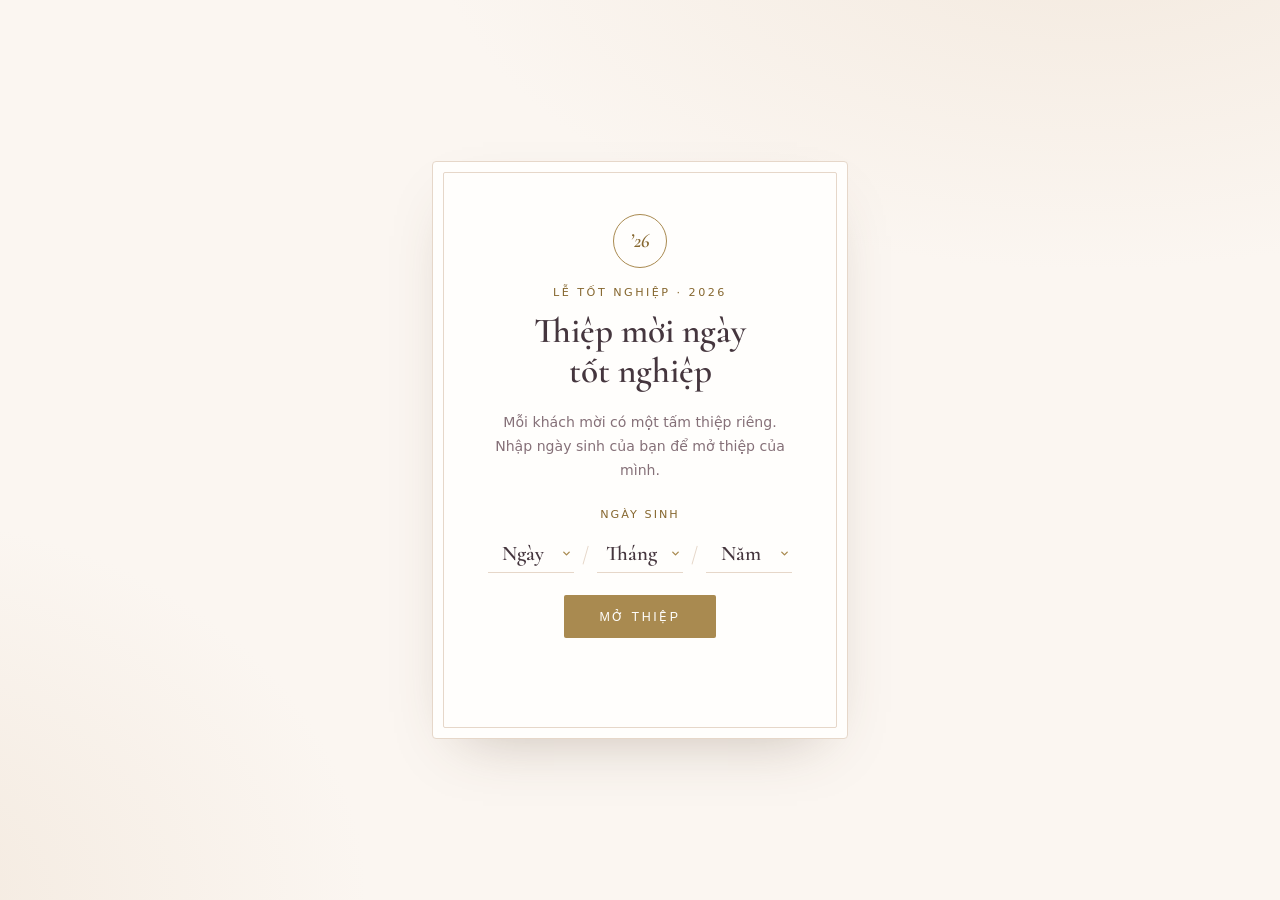
<file: index.html>
<!doctype html>
<html lang="vi">
<head>
<meta charset="utf-8">
<meta name="viewport" content="width=device-width, initial-scale=1">
<title>Thiệp mời tốt nghiệp</title>
<meta http-equiv="refresh" content="0; url=letter.html">
<link rel="canonical" href="letter.html">
<style>body{margin:0;min-height:100vh;display:grid;place-items:center;background:#FBF6F1;color:#A98A50;font:1.1rem Georgia,serif}</style>
</head>
<body>
<p>Đang mở thiệp… <a href="letter.html">Bấm vào đây nếu trang không tự chuyển.</a></p>
</body>
</html>
</file>
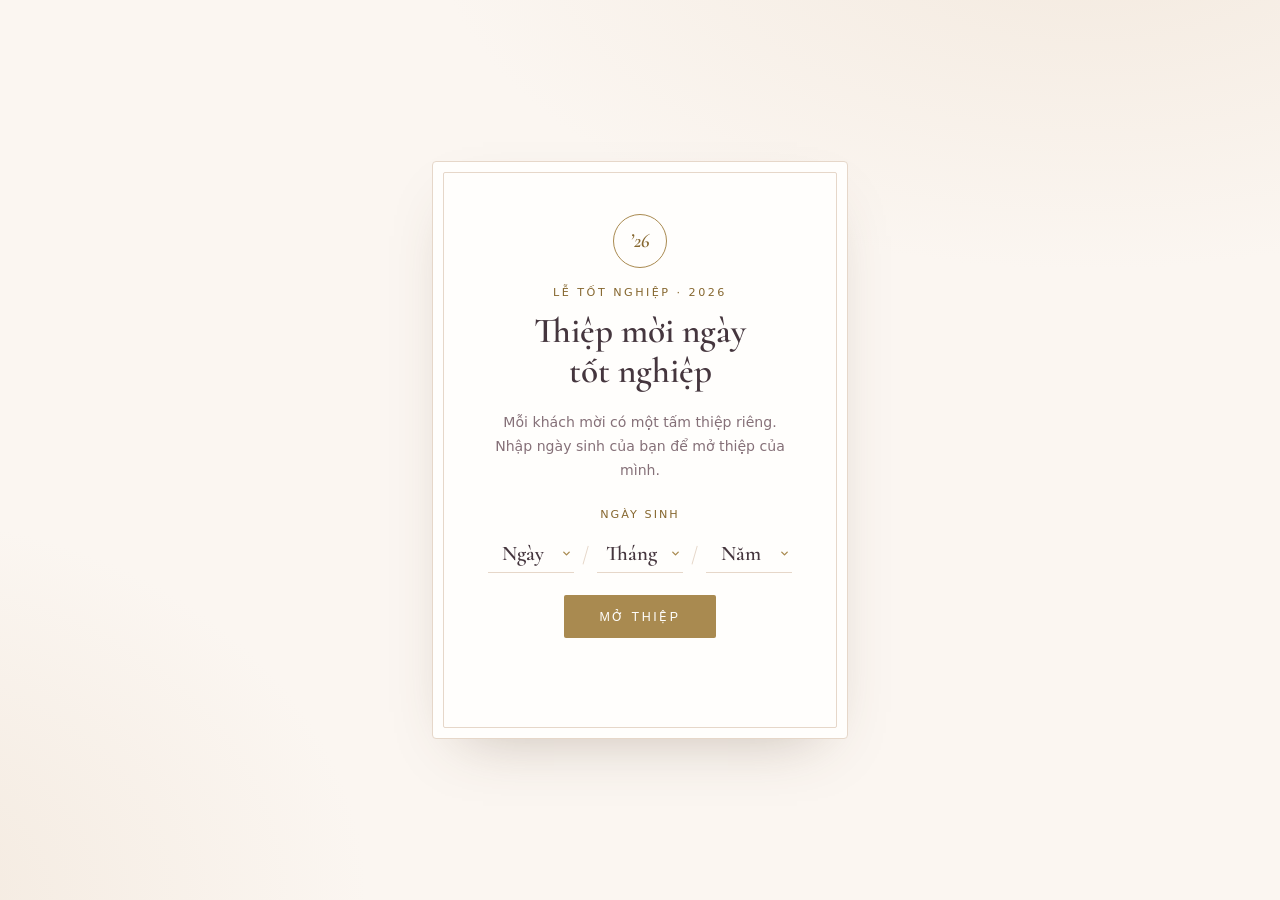
<file: letter.html>
<!doctype html>
<html lang="vi">
<head>
<meta charset="utf-8">
<meta name="viewport" content="width=device-width, initial-scale=1">
<title>Thiệp mời tốt nghiệp</title>
</head>
<body>
<!-- ════════════════════════════════════════════════════════════════
     ✏️  CÁCH SỬA TRANG CỔNG NÀY (letter.html)
     · Đây là link chung gửi cho MỌI khách mời. Ai nhập đúng ngày sinh
       sẽ được đưa sang trang thiệp riêng của người đó.
     · Thêm người mới: thêm một dòng vào DANH_SACH ngay dưới đây.
     · Nhập đúng ngày sinh sẽ chuyển sang trang thiệp riêng — trang đó
       tự hiện màn "Thư này dành riêng cho…" theo đúng phong cách của họ.
     · Chữ trên trang: sửa thẳng trong phần nội dung bên dưới.
     ════════════════════════════════════════════════════════════════ -->

<script>
/* ── CÀI ĐẶT ─────────────────────────────────────────────── */
// Ngày sinh  →  trang thiệp riêng của người đó
const DANH_SACH = [
  { ngaySinh: '05/12/2003', trang: 'guests/minh-thu.html' },
  { ngaySinh: '31/05/2003', trang: 'guests/minh-thu-2.html' },
  { ngaySinh: '16/09/2003', trang: 'guests/mai-han.html' },
  { ngaySinh: '14/09/2003', trang: 'guests/nhu-mai.html' },
  { ngaySinh: '30/10/1975', trang: 'guests/me.html' },
  { ngaySinh: '01/01/1973', trang: 'guests/ba.html' },
  { ngaySinh: '16/12/2000', trang: 'guests/thy.html' },
  { ngaySinh: '07/04/2007', trang: 'guests/dat.html' },
];

// Lời báo lỗi:
const LOI_CHUA_DU  = 'Hãy nhập đủ ngày · tháng · năm, ví dụ 05/09/2003.';
const LOI_KHONG_CO = 'Ngày này không tồn tại — bạn kiểm tra lại nhé!';
const LOI_SAI      = 'Ngày sinh này chưa có trong danh sách khách mời — bạn thử lại nhé!';
</script>

<!-- ══ Nội dung trang ══ -->
<main id="gate">
  <div class="gate-card" id="gate-card">
    <div class="crest">’26</div>
    <p class="eyebrow">Lễ tốt nghiệp · 2026</p>
    <h1>Thiệp mời ngày tốt nghiệp</h1>
    <p class="gate-seal">Mỗi khách mời có một tấm thiệp riêng.<br>Nhập ngày sinh của bạn để mở thiệp của mình.</p>
    <form class="gate-form" id="gate-form">
      <label>Ngày sinh</label>
      <div class="dob-selects">
        <div class="custom-select" id="dob-day" data-value="" tabindex="0">
          <div class="select-trigger"><span>Ngày</span></div>
          <div class="select-options">
            <div class="option" data-value="01">01</div>
            <div class="option" data-value="02">02</div>
            <div class="option" data-value="03">03</div>
            <div class="option" data-value="04">04</div>
            <div class="option" data-value="05">05</div>
            <div class="option" data-value="06">06</div>
            <div class="option" data-value="07">07</div>
            <div class="option" data-value="08">08</div>
            <div class="option" data-value="09">09</div>
            <div class="option" data-value="10">10</div>
            <div class="option" data-value="11">11</div>
            <div class="option" data-value="12">12</div>
            <div class="option" data-value="13">13</div>
            <div class="option" data-value="14">14</div>
            <div class="option" data-value="15">15</div>
            <div class="option" data-value="16">16</div>
            <div class="option" data-value="17">17</div>
            <div class="option" data-value="18">18</div>
            <div class="option" data-value="19">19</div>
            <div class="option" data-value="20">20</div>
            <div class="option" data-value="21">21</div>
            <div class="option" data-value="22">22</div>
            <div class="option" data-value="23">23</div>
            <div class="option" data-value="24">24</div>
            <div class="option" data-value="25">25</div>
            <div class="option" data-value="26">26</div>
            <div class="option" data-value="27">27</div>
            <div class="option" data-value="28">28</div>
            <div class="option" data-value="29">29</div>
            <div class="option" data-value="30">30</div>
            <div class="option" data-value="31">31</div>
          </div>
        </div>
        <span class="dob-sep">/</span>
        <div class="custom-select" id="dob-month" data-value="" tabindex="0">
          <div class="select-trigger"><span>Tháng</span></div>
          <div class="select-options">
            <div class="option" data-value="01">01</div>
            <div class="option" data-value="02">02</div>
            <div class="option" data-value="03">03</div>
            <div class="option" data-value="04">04</div>
            <div class="option" data-value="05">05</div>
            <div class="option" data-value="06">06</div>
            <div class="option" data-value="07">07</div>
            <div class="option" data-value="08">08</div>
            <div class="option" data-value="09">09</div>
            <div class="option" data-value="10">10</div>
            <div class="option" data-value="11">11</div>
            <div class="option" data-value="12">12</div>
          </div>
        </div>
        <span class="dob-sep">/</span>
        <div class="custom-select" id="dob-year" data-value="" tabindex="0">
          <div class="select-trigger"><span>Năm</span></div>
          <div class="select-options">
            <div class="option" data-value="1970">1970</div>
            <div class="option" data-value="1971">1971</div>
            <div class="option" data-value="1972">1972</div>
            <div class="option" data-value="1973">1973</div>
            <div class="option" data-value="1974">1974</div>
            <div class="option" data-value="1975">1975</div>
            <div class="option" data-value="1976">1976</div>
            <div class="option" data-value="1977">1977</div>
            <div class="option" data-value="1978">1978</div>
            <div class="option" data-value="1979">1979</div>
            <div class="option" data-value="1980">1980</div>
            <div class="option" data-value="1981">1981</div>
            <div class="option" data-value="1982">1982</div>
            <div class="option" data-value="1983">1983</div>
            <div class="option" data-value="1984">1984</div>
            <div class="option" data-value="1985">1985</div>
            <div class="option" data-value="1986">1986</div>
            <div class="option" data-value="1987">1987</div>
            <div class="option" data-value="1988">1988</div>
            <div class="option" data-value="1989">1989</div>
            <div class="option" data-value="1990">1990</div>
            <div class="option" data-value="1991">1991</div>
            <div class="option" data-value="1992">1992</div>
            <div class="option" data-value="1993">1993</div>
            <div class="option" data-value="1994">1994</div>
            <div class="option" data-value="1995">1995</div>
            <div class="option" data-value="1996">1996</div>
            <div class="option" data-value="1997">1997</div>
            <div class="option" data-value="1998">1998</div>
            <div class="option" data-value="1999">1999</div>
            <div class="option" data-value="2000">2000</div>
            <div class="option" data-value="2001">2001</div>
            <div class="option" data-value="2002">2002</div>
            <div class="option" data-value="2003">2003</div>
            <div class="option" data-value="2004">2004</div>
            <div class="option" data-value="2005">2005</div>
            <div class="option" data-value="2006">2006</div>
            <div class="option" data-value="2007">2007</div>
            <div class="option" data-value="2008">2008</div>
          </div>
        </div>
      </div>
      <br>
      <button type="submit">Mở thiệp</button>
      <p id="gate-error" role="alert" aria-live="polite"></p>
    </form>
  </div>
</main>

<!-- ══ Từ đây trở xuống là máy móc — không cần sửa ══ -->
<style>
:root {
  color-scheme: light;
  --serif: 'Cormorant', Georgia, 'Times New Roman', serif;
  --sans: 'Segoe UI', system-ui, -apple-system, sans-serif;

  /* Giao diện trung tính: giấy ấm & vàng đồng */
  --ground: #FBF6F1;
  --ground-2: #F3E9DE;
  --card: #FFFEFC;
  --ink: #45363E;
  --ink-soft: #857078;
  --accent: #A98A50;
  --accent-deep: #86672F;
  --line: #E6D7C9;
}

* { box-sizing: border-box; }
html, body { margin: 0; padding: 0; }
body {
  font-family: var(--sans);
  color: var(--ink);
  background:
    radial-gradient(1100px 600px at 85% -10%, var(--ground-2), transparent 60%),
    radial-gradient(900px 700px at -10% 100%, var(--ground-2), transparent 55%),
    var(--ground);
  background-attachment: fixed;
  min-height: 100vh;
}
::selection { background: var(--ground-2); }

.eyebrow {
  font-size: 0.7rem;
  letter-spacing: 0.22em;
  text-transform: uppercase;
  color: var(--accent-deep);
  margin: 0 0 0.75rem;
}

#gate {
  min-height: 100vh;
  display: flex;
  align-items: center;
  justify-content: center;
  padding: 1.5rem;
}
.gate-card {
  background: var(--card);
  border: 1px solid var(--line);
  border-radius: 4px;
  box-shadow: 0 24px 60px -30px rgba(90, 65, 45, 0.35);
  padding: clamp(2rem, 6vw, 3.25rem) clamp(1.5rem, 5vw, 3rem);
  max-width: 26rem;
  width: 100%;
  text-align: center;
  position: relative;
}
.gate-card::before {
  content: '';
  position: absolute;
  inset: 10px;
  border: 1px solid var(--line);
  border-radius: 2px;
  pointer-events: none;
}
.gate-card.shake { animation: shake 0.45s ease; }
@keyframes shake {
  20% { transform: translateX(-8px); }
  40% { transform: translateX(7px); }
  60% { transform: translateX(-5px); }
  80% { transform: translateX(3px); }
}
.crest {
  width: 3.4rem; height: 3.4rem;
  margin: 0 auto 1.1rem;
  border: 1px solid var(--accent);
  border-radius: 50%;
  display: flex; align-items: center; justify-content: center;
  font-family: var(--serif);
  font-style: italic;
  font-size: 1.25rem;
  color: var(--accent-deep);
}
.gate-card h1 {
  font-family: var(--serif);
  font-weight: 600;
  font-size: clamp(1.7rem, 6vw, 2.2rem);
  line-height: 1.15;
  margin: 0 0 1.2rem;
  text-wrap: balance;
}
.gate-seal {
  font-size: 0.88rem;
  color: var(--ink-soft);
  line-height: 1.7;
  margin: 0 0 1.6rem;
}
.gate-form label {
  display: block;
  font-size: 0.7rem;
  letter-spacing: 0.18em;
  text-transform: uppercase;
  color: var(--accent-deep);
  margin-bottom: 0.5rem;
}
.dob-selects {
  display: inline-flex;
  align-items: center;
  justify-content: center;
  gap: 0.4rem;
  width: 100%;
  max-width: 19rem;
  margin: 0.4rem auto 0;
}
.custom-select {
  position: relative;
  font-family: var(--serif);
  font-size: 1.3rem;
  color: var(--ink);
  width: 5.5rem;
  outline: none;
}
.select-trigger {
  border-bottom: 1.5px solid var(--line);
  padding: 0.35rem 1.4rem 0.35rem 0.4rem;
  cursor: pointer;
  display: flex;
  align-items: center;
  justify-content: center;
  min-width: 0;
  white-space: nowrap;
  background-image: url("data:image/svg+xml,%3Csvg xmlns='http://www.w3.org/2000/svg' width='12' height='12' viewBox='0 0 24 24' fill='none' stroke='%23A98A50' stroke-width='3' stroke-linecap='round' stroke-linejoin='round'%3E%3Cpath d='m6 9 6 6 6-6'/%3E%3C/svg%3E");
  background-repeat: no-repeat;
  background-position: right 0.1rem center;
  background-size: 0.7rem;
  transition: border-color 0.25s ease;
}
.custom-select.open .select-trigger,
.custom-select:hover .select-trigger {
  border-bottom-color: var(--accent);
}
.select-options {
  display: none;
  position: absolute;
  top: 100%;
  left: 50%;
  transform: translateX(-50%);
  width: 5.5rem;
  max-height: 12rem;
  overflow-y: auto;
  background: var(--card);
  border: 1px solid var(--line);
  border-radius: 4px;
  box-shadow: 0 10px 25px -10px rgba(90, 65, 45, 0.25);
  z-index: 10;
  margin-top: 4px;
}
.select-options::-webkit-scrollbar {
  width: 4px;
}
.select-options::-webkit-scrollbar-track {
  background: transparent;
}
.select-options::-webkit-scrollbar-thumb {
  background: var(--line);
  border-radius: 2px;
}
.select-options::-webkit-scrollbar-thumb:hover {
  background: var(--accent);
}
.custom-select.open .select-options {
  display: block;
}
.select-options .option {
  padding: 0.45rem;
  cursor: pointer;
  text-align: center;
  font-size: 1.15rem;
  transition: background 0.15s ease, color 0.15s ease;
}
.select-options .option:hover {
  background: var(--ground-2);
  color: var(--accent-deep);
}
.select-options .option.selected {
  background: var(--accent);
  color: var(--card);
}
.dob-sep {
  font-family: var(--serif);
  font-size: 1.3rem;
  color: var(--line);
  padding: 0 0.1rem;
}
.gate-form button {
  display: inline-block;
  margin-top: 1.4rem;
  font-size: 0.78rem;
  letter-spacing: 0.2em;
  text-transform: uppercase;
  color: var(--card);
  background: var(--accent);
  border: none;
  border-radius: 2px;
  padding: 0.85rem 2.2rem;
  cursor: pointer;
  transition: background 0.25s ease, transform 0.15s ease;
}
.gate-form button:hover { background: var(--accent-deep); }
.gate-form button:active { transform: translateY(1px); }
.gate-form button:focus-visible,
.custom-select:focus-visible { outline: 2px solid var(--accent-deep); outline-offset: 3px; }
#gate-error {
  min-height: 2.6em;
  font-size: 0.82rem;
  line-height: 1.5;
  color: #A34040;
  margin: 0.9rem 0 0;
}
</style>

<script>
(function () {
  const normDob = s => String(s).replace(/\D/g, '');

  const daySel = document.getElementById('dob-day');
  const monthSel = document.getElementById('dob-month');
  const yearSel = document.getElementById('dob-year');
  const form = document.getElementById('gate-form');
  const card = document.getElementById('gate-card');
  const errEl = document.getElementById('gate-error');

  // Quản lý custom select
  document.querySelectorAll('.custom-select').forEach(select => {
    const trigger = select.querySelector('.select-trigger');
    const options = select.querySelectorAll('.option');

    trigger.addEventListener('click', (ev) => {
      ev.stopPropagation();
      document.querySelectorAll('.custom-select').forEach(s => {
        if (s !== select) s.classList.remove('open');
      });
      select.classList.toggle('open');
    });

    select.addEventListener('keydown', (ev) => {
      if (ev.key === ' ' || ev.key === 'Enter') {
        ev.preventDefault();
        trigger.click();
      } else if (ev.key === 'Escape') {
        select.classList.remove('open');
      }
    });

    options.forEach(opt => {
      opt.addEventListener('click', (ev) => {
        ev.stopPropagation();
        options.forEach(o => o.classList.remove('selected'));
        opt.classList.add('selected');
        trigger.querySelector('span').textContent = opt.textContent;
        select.dataset.value = opt.getAttribute('data-value');
        select.classList.remove('open');
      });
    });
  });

  document.addEventListener('click', () => {
    document.querySelectorAll('.custom-select').forEach(s => s.classList.remove('open'));
  });

  const getDobValue = () => {
    const day = daySel.dataset.value || '';
    const month = monthSel.dataset.value || '';
    const year = yearSel.dataset.value || '';
    if (!day || !month || !year) return '';
    return day + month + year;
  };

  function fail(msg) {
    errEl.textContent = msg;
    card.classList.remove('shake');
    void card.offsetWidth;
    card.classList.add('shake');
  }

  form.addEventListener('submit', (ev) => {
    ev.preventDefault();
    const dob = getDobValue();
    if (dob.length !== 8) return fail(LOI_CHUA_DU);
    const day = +dob.slice(0, 2), month = +dob.slice(2, 4);
    if (day < 1 || day > 31 || month < 1 || month > 12) return fail(LOI_KHONG_CO);
    const khach = DANH_SACH.find(k => normDob(k.ngaySinh) === dob);
    if (khach) {
      // Sang trang thiệp riêng; ?m= giúp trang đó hiện màn
      // "Thư này dành riêng cho…" đúng phong cách người đó, khỏi nhập lại ngày sinh
      window.location.href = khach.trang + '?m=' + dob;
    } else {
      // Sang trang thiệp mời chung cho những người khác
      window.location.href = 'guests/chung.html?m=' + dob;
    }
  });
})();
</script>

<!-- Font chữ nhúng (rất dài) — ĐỪNG SỬA -->
<style>
/* vietnamese */
@font-face {
  font-family: 'Cormorant';
  font-style: italic;
  font-weight: 600;
  font-display: swap;
  src: url([data-uri]) format('woff2');
  unicode-range: U+0102-0103, U+0110-0111, U+0128-0129, U+0168-0169, U+01A0-01A1, U+01AF-01B0, U+0300-0301, U+0303-0304, U+0308-0309, U+0323, U+0329, U+1EA0-1EF9, U+20AB;
}
/* latin */
@font-face {
  font-family: 'Cormorant';
  font-style: italic;
  font-weight: 600;
  font-display: swap;
  src: url([data-uri]) format('woff2');
  unicode-range: U+0000-00FF, U+0131, U+0152-0153, U+02BB-02BC, U+02C6, U+02DA, U+02DC, U+0304, U+0308, U+0329, U+2000-206F, U+20AC, U+2122, U+2191, U+2193, U+2212, U+2215, U+FEFF, U+FFFD;
}
/* vietnamese */
@font-face {
  font-family: 'Cormorant';
  font-style: normal;
  font-weight: 600;
  font-display: swap;
  src: url([data-uri]) format('woff2');
  unicode-range: U+0102-0103, U+0110-0111, U+0128-0129, U+0168-0169, U+01A0-01A1, U+01AF-01B0, U+0300-0301, U+0303-0304, U+0308-0309, U+0323, U+0329, U+1EA0-1EF9, U+20AB;
}
/* latin */
@font-face {
  font-family: 'Cormorant';
  font-style: normal;
  font-weight: 600;
  font-display: swap;
  src: url([data-uri]) format('woff2');
  unicode-range: U+0000-00FF, U+0131, U+0152-0153, U+02BB-02BC, U+02C6, U+02DA, U+02DC, U+0304, U+0308, U+0329, U+2000-206F, U+20AC, U+2122, U+2191, U+2193, U+2212, U+2215, U+FEFF, U+FFFD;
}
/* vietnamese */
@font-face {
  font-family: 'Cormorant';
  font-style: normal;
  font-weight: 700;
  font-display: swap;
  src: url([data-uri]) format('woff2');
  unicode-range: U+0102-0103, U+0110-0111, U+0128-0129, U+0168-0169, U+01A0-01A1, U+01AF-01B0, U+0300-0301, U+0303-0304, U+0308-0309, U+0323, U+0329, U+1EA0-1EF9, U+20AB;
}
/* latin */
@font-face {
  font-family: 'Cormorant';
  font-style: normal;
  font-weight: 700;
  font-display: swap;
  src: url([data-uri]) format('woff2');
  unicode-range: U+0000-00FF, U+0131, U+0152-0153, U+02BB-02BC, U+02C6, U+02DA, U+02DC, U+0304, U+0308, U+0329, U+2000-206F, U+20AC, U+2122, U+2191, U+2193, U+2212, U+2215, U+FEFF, U+FFFD;
}
/* vietnamese */
@font-face {
  font-family: 'Dancing Script';
  font-style: normal;
  font-weight: 600;
  font-display: swap;
  src: url([data-uri]) format('woff2');
  unicode-range: U+0102-0103, U+0110-0111, U+0128-0129, U+0168-0169, U+01A0-01A1, U+01AF-01B0, U+0300-0301, U+0303-0304, U+0308-0309, U+0323, U+0329, U+1EA0-1EF9, U+20AB;
}
/* latin */
@font-face {
  font-family: 'Dancing Script';
  font-style: normal;
  font-weight: 600;
  font-display: swap;
  src: url([data-uri]) format('woff2');
  unicode-range: U+0000-00FF, U+0131, U+0152-0153, U+02BB-02BC, U+02C6, U+02DA, U+02DC, U+0304, U+0308, U+0329, U+2000-206F, U+20AC, U+2122, U+2191, U+2193, U+2212, U+2215, U+FEFF, U+FFFD;
}

</style>

</body>
</html>
</file>
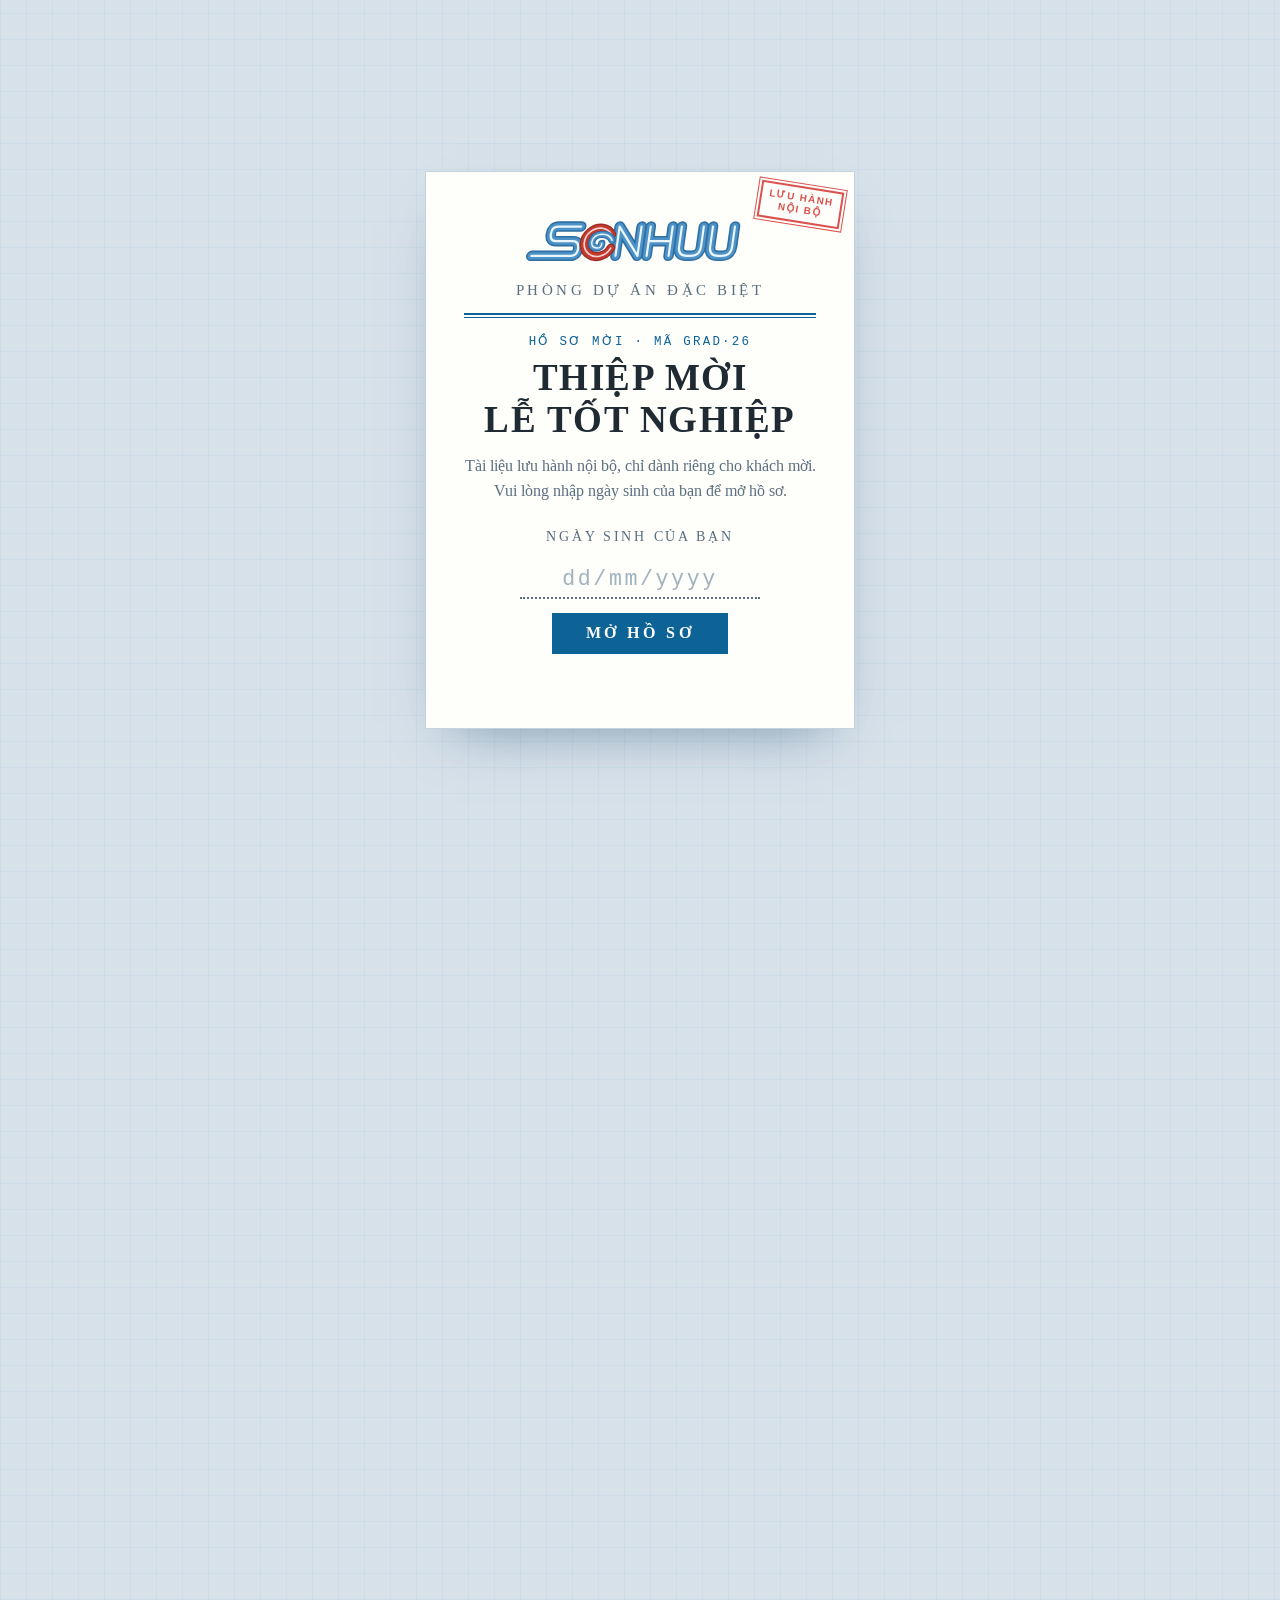
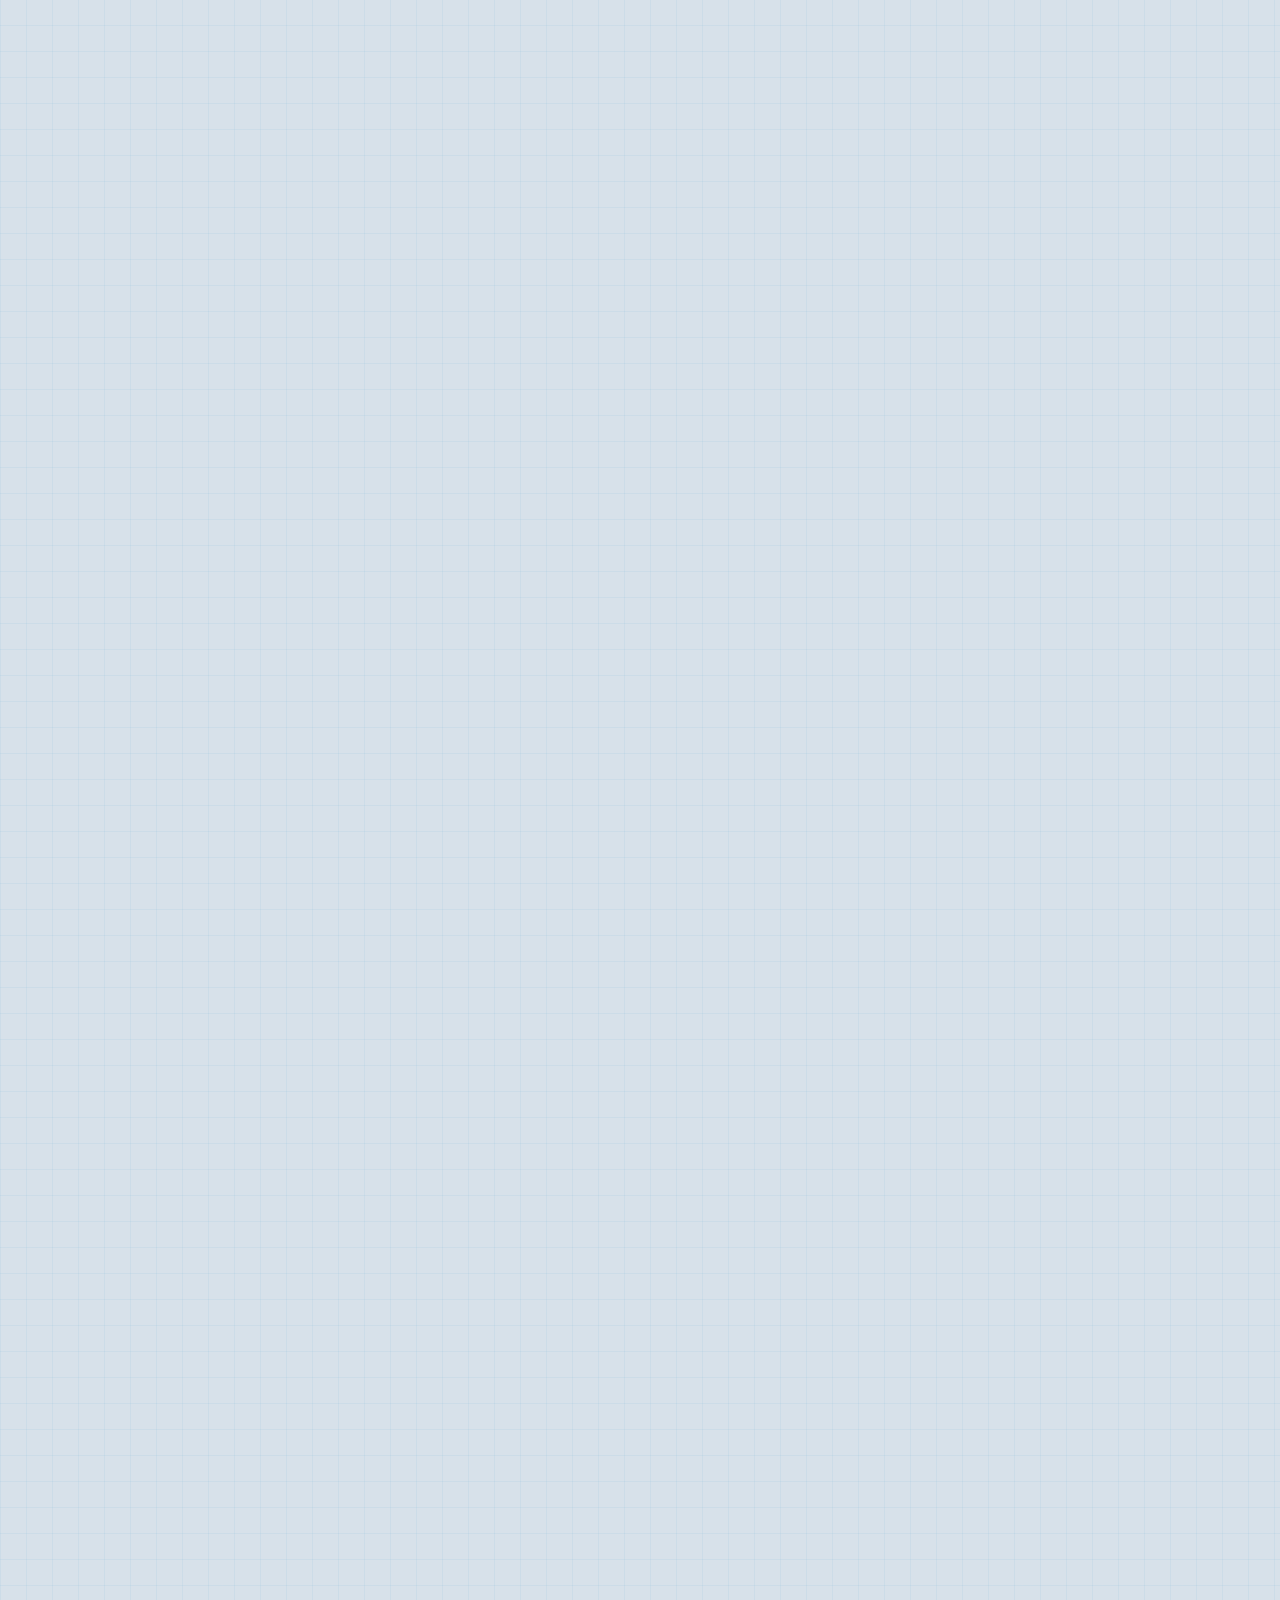
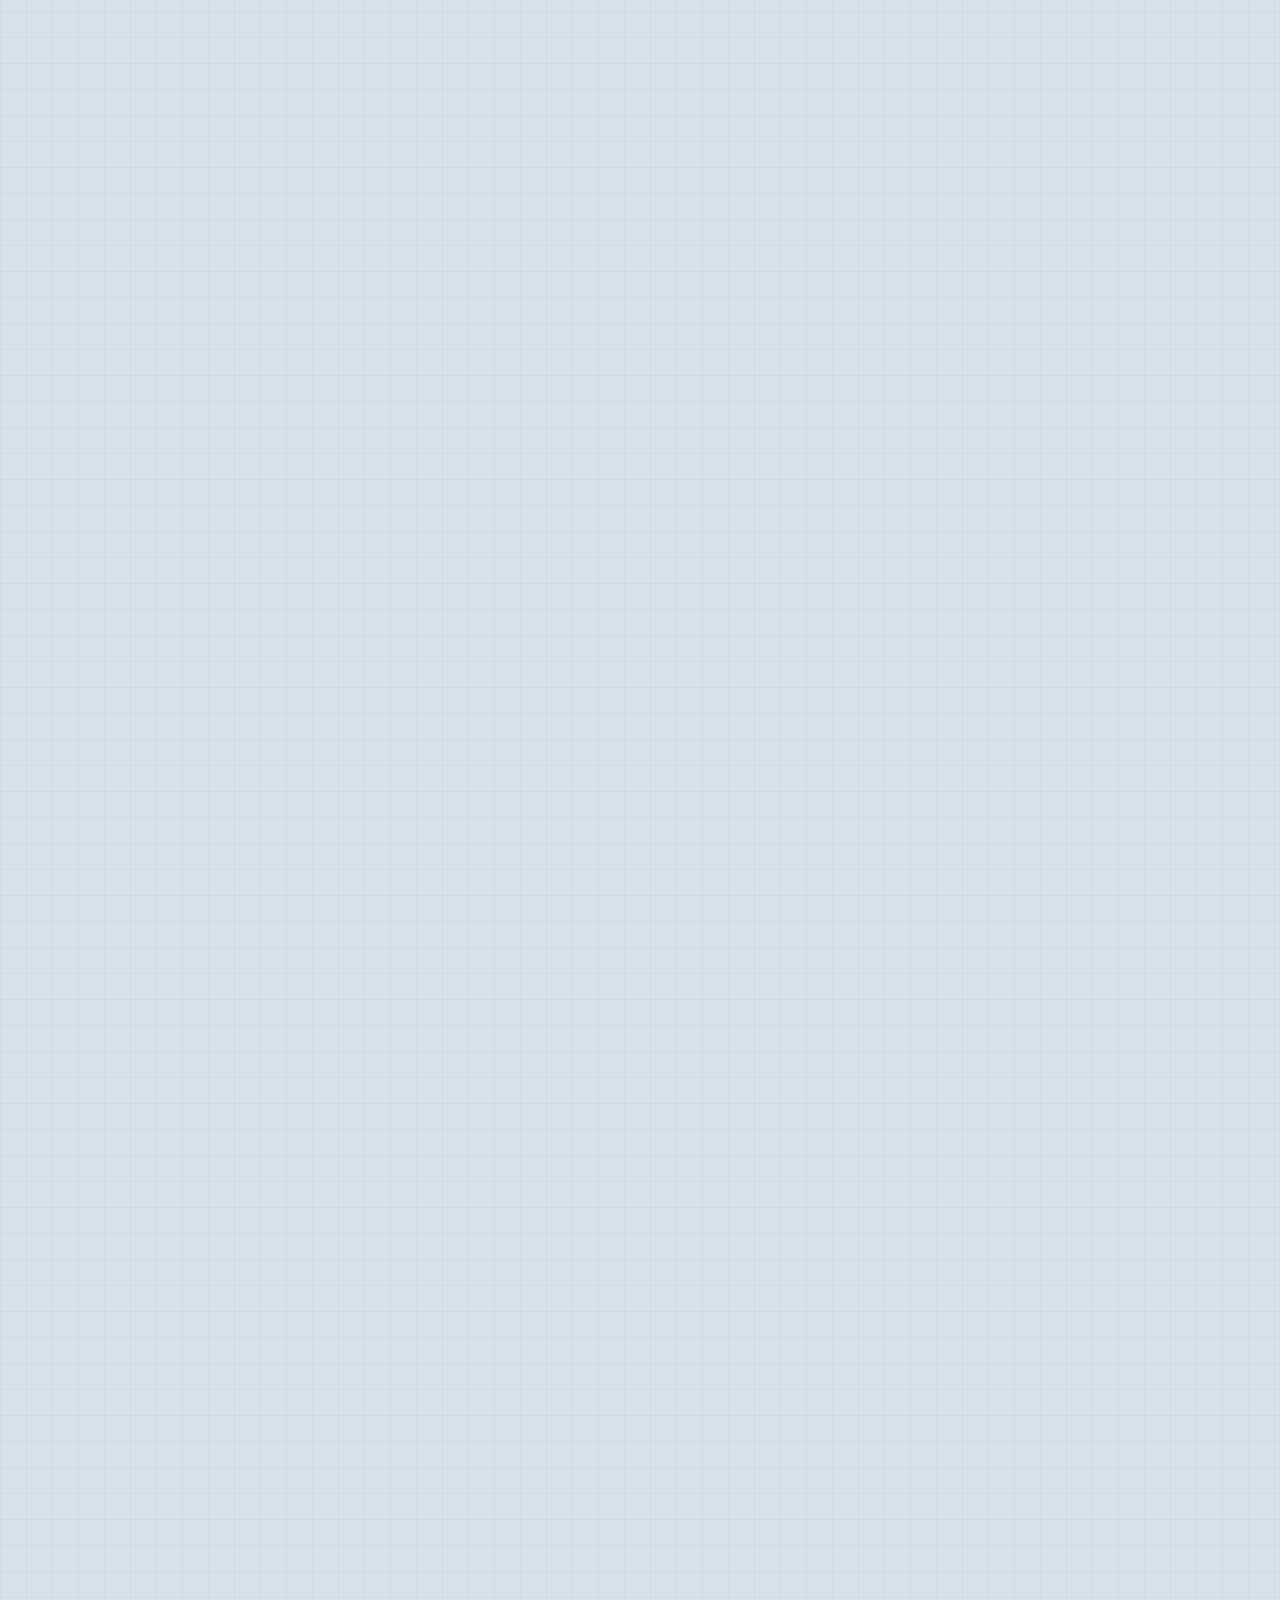
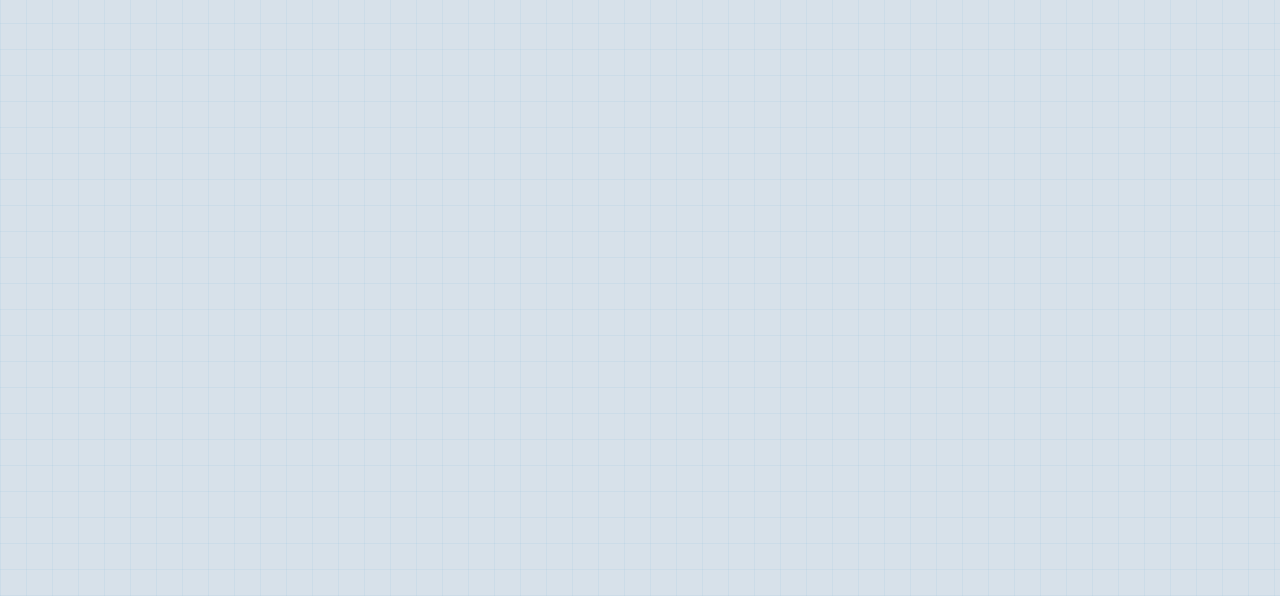
<file: guests/ba.html>
<!doctype html>
<html lang="vi">
<head>
<meta charset="utf-8">
<meta name="viewport" content="width=device-width, initial-scale=1">
<title>Thiệp mời Lễ Tốt nghiệp — Kính gửi Ba</title>
</head>
<body>

<!-- ════════════════════════════════════════════════════════════════
     ✏️  CÁCH SỬA THIỆP NÀY (trang riêng của Ba)
     · Mọi câu chữ nằm ngay trong phần nội dung bên dưới —
       thấy chữ nào muốn đổi thì sửa thẳng chữ đó.
     · Ngày sinh mở khoá: sửa NGAY_SINH trong khối CÀI ĐẶT ngay dưới.
     · Lá thư riêng: tìm chữ "✉️ VIẾT THƯ Ở ĐÂY" ở gần cuối nội dung.
     · Ngày giờ buổi lễ: tìm chữ "15/10/2026" (có 2 chỗ) nếu cần sửa.
     · Cuối file là khối font chữ rất dài — ĐỪNG SỬA khối đó.
     ════════════════════════════════════════════════════════════════ -->

<script>
/* ── CÀI ĐẶT ─────────────────────────────────────────────── */
const NGAY_SINH = '01/01/1973';   // mã mở khoá (dd/mm/yyyy)
const GIAY_BAY  = true;           // pháo giấy xanh–đỏ khi mở hồ sơ

// Lời báo lỗi ở màn khoá
const LOI_CHUA_DU  = 'Bạn nhập chưa đủ ngày sinh (dd/mm/yyyy) rồi.';
const LOI_KHONG_CO = 'Ngày này có vẻ chưa đúng, bạn kiểm tra lại giúp nhé.';
const LOI_SAI      = 'Chưa khớp hồ sơ. Bạn thử lại nhé — đúng ngày sinh của bạn đó!';
/* ───────────────────────────────────────────────────────── */
</script>

<!-- ══ MÀN KHOÁ (lời lẽ trung tính, chưa xưng hô riêng) ══ -->
<div id="gate">
  <div class="gate-doc" id="gate-doc">
    <svg class="logo" viewBox="0 0 236 66" role="img" aria-label="Sơn Hữu">
      <g transform="translate(10,1) skewX(-8)">
        <defs>
          <path id="lgw-g" d="M46 16 H21 Q14 16 14 24 Q14 32 21 32 H39 Q46 32 46 40 Q46 48 39 48 H-4
                             M88 48 V16 L112 48 V16
                             M122 16 V48 M122 32 H146 M146 16 V48
                             M156 16 V38 Q156 48 166 48 H170 Q180 48 180 38 V16
                             M190 16 V38 Q190 48 200 48 H204 Q214 48 214 38 V16"/>
          <path id="lgr-g" d="M80.5 25 A15.5 15.5 0 1 0 81.5 39.5"/>
          <path id="lgb-g" d="M82 31 Q78 24 69.5 24.5 Q61 25 60 32.5 Q59.5 39 66.5 39.5 Q71.5 39.5 71 34.5"/>
        </defs>
        <g fill="none" stroke-linecap="round" stroke-linejoin="round">
          <use href="#lgw-g" stroke="#2F6FA3" stroke-width="11.5"/>
          <use href="#lgw-g" stroke="#4E93C7" stroke-width="8"/>
          <use href="#lgw-g" stroke="#EAF5FC" stroke-width="2.4"/>
          <use href="#lgr-g" stroke="#A02D24" stroke-width="10"/>
          <use href="#lgr-g" stroke="#C13B30" stroke-width="7"/>
          <use href="#lgr-g" stroke="#F6D5D1" stroke-width="1.8"/>
          <use href="#lgb-g" stroke="#2F6FA3" stroke-width="8"/>
          <use href="#lgb-g" stroke="#4E93C7" stroke-width="5.4"/>
          <use href="#lgb-g" stroke="#EAF5FC" stroke-width="1.6"/>
        </g>
      </g>
    </svg>
    <p class="gate-org">Phòng dự án đặc biệt</p>
    <div class="dbl-rule" aria-hidden="true"></div>
    <p class="gate-kicker">Hồ sơ mời · Mã GRAD·26</p>
    <h1 class="gate-title">Thiệp mời<br>lễ tốt nghiệp</h1>
    <p class="gate-note">Tài liệu lưu hành nội bộ, chỉ dành riêng cho khách mời.<br>Vui lòng nhập ngày sinh của bạn để mở hồ sơ.</p>
    <div class="gate-stamp" aria-hidden="true">Lưu hành<br>nội bộ</div>
    <form id="gate-form" novalidate>
      <label class="gate-label" for="dob">Ngày sinh của bạn</label>
      <input id="dob" inputmode="numeric" autocomplete="off" placeholder="dd/mm/yyyy" maxlength="10">
      <button type="submit">Mở hồ sơ</button>
    </form>
    <!-- Chế độ "thư dành riêng" — chỉ hiện khi đến từ letter.html với ?m= đúng -->
    <div id="letter-mode" hidden>
      <p class="gate-note">Hồ sơ này được lập riêng cho <strong>Ba</strong> — chủ đầu tư của công trình bên trong.</p>
      <button type="button" id="lm-open">Mở xem</button>
    </div>
    <p id="gate-err" role="alert" aria-live="polite"></p>
  </div>
</div>

<!-- ══ NỘI DUNG THIỆP (hiện sau khi mở khoá) ══ -->
<main id="invite" hidden>

  <!-- Trang bìa / tiêu đề biên bản -->
  <header class="sheet reveal" aria-label="Tiêu đề biên bản">
    <div class="lh-top">
      <svg class="logo" viewBox="0 0 236 66" role="img" aria-label="Sơn Hữu">
        <g transform="translate(10,1) skewX(-8)">
          <defs>
            <path id="lgw-h" d="M46 16 H21 Q14 16 14 24 Q14 32 21 32 H39 Q46 32 46 40 Q46 48 39 48 H-4
                               M88 48 V16 L112 48 V16
                               M122 16 V48 M122 32 H146 M146 16 V48
                               M156 16 V38 Q156 48 166 48 H170 Q180 48 180 38 V16
                               M190 16 V38 Q190 48 200 48 H204 Q214 48 214 38 V16"/>
            <path id="lgr-h" d="M80.5 25 A15.5 15.5 0 1 0 81.5 39.5"/>
            <path id="lgb-h" d="M82 31 Q78 24 69.5 24.5 Q61 25 60 32.5 Q59.5 39 66.5 39.5 Q71.5 39.5 71 34.5"/>
          </defs>
          <g fill="none" stroke-linecap="round" stroke-linejoin="round">
            <use href="#lgw-h" stroke="#2F6FA3" stroke-width="11.5"/>
            <use href="#lgw-h" stroke="#4E93C7" stroke-width="8"/>
            <use href="#lgw-h" stroke="#EAF5FC" stroke-width="2.4"/>
            <use href="#lgr-h" stroke="#A02D24" stroke-width="10"/>
            <use href="#lgr-h" stroke="#C13B30" stroke-width="7"/>
            <use href="#lgr-h" stroke="#F6D5D1" stroke-width="1.8"/>
            <use href="#lgb-h" stroke="#2F6FA3" stroke-width="8"/>
            <use href="#lgb-h" stroke="#4E93C7" stroke-width="5.4"/>
            <use href="#lgb-h" stroke="#EAF5FC" stroke-width="1.6"/>
          </g>
        </g>
      </svg>
      <p class="lh-org">Phòng dự án đặc biệt<br>Bộ phận: Gia đình</p>
    </div>
    <div class="dbl-rule" aria-hidden="true"></div>
    <p class="doc-no">Số: 01/BB-NT · GRAD·26 &nbsp;—&nbsp; V/v: nghiệm thu công trình đặc biệt nhất của công ty</p>
    <h1 class="doc-title">Biên bản nghiệm thu công trình</h1>
    <p class="doc-sub">Kính gửi: <strong>Ba</strong> — Giám đốc, kỹ sư trưởng, kiêm Chủ đầu tư của công trình dưới đây.</p>
  </header>

  <!-- Điều 1: thông tin công trình -->
  <section class="sheet reveal" aria-label="Thông tin công trình">
    <h2 class="sec-title">Điều 1 · Thông tin công trình</h2>
    <div class="doc-rows">
      <div class="row"><span class="k">Tên công trình</span><span class="v">Con trai của ba — phiên bản đã tốt nghiệp</span></div>
      <div class="row"><span class="k">Chủ đầu tư</span><span class="v">Ba — người rót vốn bằng cả những năm tháng làm việc không nghỉ, và chưa từng đòi lãi</span></div>
      <div class="row"><span class="k">Đơn vị thi công</span><span class="v">Con — thi công liên tục từ ngày khởi công đến nay</span></div>
      <div class="row"><span class="k">Giám sát công trình</span><span class="v">Mẹ — trực 24/7, chưa nghỉ phép ngày nào</span></div>
      <div class="row"><span class="k">Địa điểm nghiệm thu</span><span class="v">Robert Blackwood Hall — Monash University - Clayton, Melbourne (Úc)</span></div>
      <div class="row"><span class="k">Thời gian nghiệm thu</span><span class="v">Thứ Năm, 15/10/2026 — tiệc chào mừng 13:30 – 15:00, ổn định chỗ ngồi 15:30</span></div>
    </div>
  </section>

  <!-- Điều 2: tiến độ thi công (cảnh cuộn 1) -->
  <section class="sheet reveal" aria-label="Tiến độ thi công">
    <h2 class="sec-title">Điều 2 · Tiến độ thi công</h2>
    <ol class="tline">
      <li class="tl-item">
        <span class="tl-node"><svg viewBox="0 0 24 24" aria-hidden="true"><path class="tick" d="M5 12.5 L10 17.5 L19 6.5"/></svg></span>
        <div class="tl-body"><h3>Khởi công</h3><p>Phần móng đổ bằng những đêm ba thức, vững đến mức hai mươi mấy năm chưa cần gia cố.</p></div>
      </li>
      <li class="tl-item">
        <span class="tl-node"><svg viewBox="0 0 24 24" aria-hidden="true"><path class="tick" d="M5 12.5 L10 17.5 L19 6.5"/></svg></span>
        <div class="tl-body"><h3>Xây thô</h3><p>Mười hai năm đèn sách — vật tư chính là những cuốn sách ba đưa và niềm tin ba giao.</p></div>
      </li>
      <li class="tl-item">
        <span class="tl-node"><svg viewBox="0 0 24 24" aria-hidden="true"><path class="tick" d="M5 12.5 L10 17.5 L19 6.5"/></svg></span>
        <div class="tl-body"><h3>Hoàn thiện</h3><p>Hạng mục thi công xa nhà nhất: du học Úc. Khó nhất không phải bài vở, mà là nhớ nhà.</p></div>
      </li>
      <li class="tl-item tl-wait">
        <span class="tl-node"><svg viewBox="0 0 24 24" aria-hidden="true"><path class="tick" d="M5 12.5 L10 17.5 L19 6.5"/></svg></span>
        <div class="tl-body"><h3>Chờ nghiệm thu</h3><p>Lễ tốt nghiệp tại Monash University - Clayton. Kính mời chủ đầu tư có mặt để nghiệm thu tận nơi.</p></div>
      </li>
    </ol>
    <div class="prog">
      <div class="prog-head"><span>Tiến độ tổng thể</span><b>99%</b></div>
      <div class="prog-track" aria-hidden="true"><i class="prog-fill"></i></div>
      <p class="prog-note">1% còn lại của công trình: cái bắt tay của ba tại Melbourne.</p>
    </div>
  </section>

  <!-- Bản vẽ số 01: mạch điện (cảnh cuộn 2) -->
  <section class="sheet reveal" aria-label="Bản vẽ hệ thống nguồn">
    <h2 class="sec-title">Bản vẽ số 01 · Hệ thống nguồn</h2>
    <div class="draw-wrap">
      <svg class="circuit" viewBox="0 0 640 320" aria-hidden="true">
        <defs>
          <radialGradient id="lampglow" cx="50%" cy="50%" r="50%">
            <stop offset="0%"  stop-color="#FFD54F" stop-opacity="0.95"/>
            <stop offset="60%" stop-color="#FFE082" stop-opacity="0.45"/>
            <stop offset="100%" stop-color="#FFE082" stop-opacity="0"/>
          </radialGradient>
        </defs>
        <!-- khung bản vẽ kỹ thuật -->
        <rect x="6" y="6" width="628" height="308" fill="none" stroke="var(--brand-deep)" stroke-width="2"/>
        <rect x="14" y="14" width="612" height="292" fill="none" stroke="var(--brand-deep)" stroke-width="0.8" opacity="0.55"/>
        <!-- ô tên bản vẽ -->
        <g class="tblock">
          <rect x="380" y="262" width="246" height="44" fill="#FFFFFF" stroke="var(--brand-deep)" stroke-width="1.2"/>
          <line x1="380" y1="284" x2="626" y2="284" stroke="var(--brand-deep)" stroke-width="0.8"/>
          <text x="392" y="278" class="svgt">BẢN VẼ 01 — HỆ THỐNG NGUỒN</text>
          <text x="392" y="300" class="svgt">Tỉ lệ 1:22 · Người vẽ: Con · Duyệt: Ba</text>
        </g>
        <!-- dây dẫn -->
        <g class="wires" fill="none" stroke="var(--brand-deep)" stroke-width="2.4" stroke-linecap="round">
          <path d="M70 150 V80 H254"/>
          <path d="M304 80 H378"/>
          <path d="M378 80 l8 -14 l12 28 l12 -28 l12 28 l12 -28 l8 14"/>
          <path d="M442 80 H560 V126"/>
          <path d="M560 194 V240 H70 V164"/>
        </g>
        <!-- pin / nguồn -->
        <g stroke="var(--brand-deep)" stroke-linecap="round">
          <line x1="52" y1="150" x2="88" y2="150" stroke-width="3"/>
          <line x1="61" y1="164" x2="79" y2="164" stroke-width="6"/>
        </g>
        <text x="98" y="162" class="svgt svgt-strong">NGUỒN: BA</text>
        <!-- cầu dao -->
        <circle cx="256" cy="80" r="3.4" fill="var(--brand-deep)"/>
        <circle cx="302" cy="80" r="3.4" fill="var(--brand-deep)"/>
        <g transform="translate(256,80)">
          <rect class="knife" x="0" y="-2.3" width="46" height="4.6" rx="2.3" fill="var(--red)"/>
        </g>
        <text x="279" y="52" text-anchor="middle" class="svgt">CẦU DAO CHÍNH</text>
        <!-- điện trở -->
        <text x="410" y="120" text-anchor="middle" class="svgt">TRỞ KHÁNG: NHỮNG NĂM VẤT VẢ</text>
        <!-- dòng điện chạy -->
        <path class="current" fill="none" stroke="var(--red)" stroke-width="2.6" stroke-linecap="round"
              stroke-dasharray="4 12"
              d="M70 150 V80 H378 l8 -14 l12 28 l12 -28 l12 28 l12 -28 l8 14 H560 V126 M560 194 V240 H70 V164"/>
        <!-- bóng đèn = con -->
        <circle class="glow" cx="560" cy="160" r="58" fill="url(#lampglow)"/>
        <circle cx="560" cy="160" r="34" fill="#FFFDF4" stroke="var(--brand-deep)" stroke-width="2.4"/>
        <g stroke="var(--brand-deep)" stroke-width="2" stroke-linecap="round">
          <line x1="537" y1="137" x2="583" y2="183"/>
          <line x1="583" y1="137" x2="537" y2="183"/>
        </g>
        <g class="rays" stroke="#E8A93C" stroke-width="2.6" stroke-linecap="round">
          <line x1="560" y1="112" x2="560" y2="98"/>
          <line x1="598" y1="126" x2="609" y2="116"/>
          <line x1="608" y1="160" x2="622" y2="160"/>
          <line x1="512" y1="196" x2="501" y2="206"/>
          <line x1="522" y1="126" x2="511" y2="116"/>
          <line x1="598" y1="194" x2="609" y2="204"/>
        </g>
        <!-- mũ tốt nghiệp đội trên bóng đèn -->
        <g class="capg">
          <path d="M560 104 L594 118 L560 132 L526 118 Z" fill="var(--ink)"/>
          <path d="M546 124 v9 a14 7 0 0 0 28 0 v-9" fill="var(--ink)"/>
          <line x1="560" y1="118" x2="586" y2="140" stroke="var(--red)" stroke-width="2"/>
          <circle cx="586" cy="143" r="3.2" fill="var(--red)"/>
        </g>
        <text x="560" y="228" text-anchor="middle" class="svgt svgt-strong">PHỤ TẢI: CON</text>
      </svg>
    </div>
    <p class="cap-note">Chú thích kỹ thuật: trong mọi sơ đồ con từng vẽ, nguồn luôn được ký hiệu là Ba.</p>
  </section>

  <!-- Phụ lục 01: tủ sách của ba (cảnh cuộn 3) -->
  <section class="sheet reveal" aria-label="Tủ sách của ba">
    <h2 class="sec-title">Phụ lục 01 · Tủ sách của ba</h2>
    <svg class="shelf" viewBox="0 0 360 250" aria-hidden="true">
      <!-- khung kệ gỗ -->
      <rect x="26" y="44" width="9" height="172" fill="#A9744C"/>
      <rect x="325" y="44" width="9" height="172" fill="#A9744C"/>
      <rect x="26" y="44" width="308" height="9" fill="#8B5E3C"/>
      <rect x="35" y="122" width="290" height="8" fill="#8B5E3C"/>
      <rect x="35" y="196" width="290" height="8" fill="#8B5E3C"/>
      <rect x="26" y="216" width="9" height="10" fill="#8B5E3C"/>
      <rect x="325" y="216" width="9" height="10" fill="#8B5E3C"/>
      <!-- đèn bàn xanh kiểu giám đốc trên nóc kệ -->
      <g class="lampg">
        <ellipse class="cone" cx="86" cy="40" rx="30" ry="9" fill="#FFE082"/>
        <rect x="84" y="22" width="4" height="20" fill="#B98A2F"/>
        <ellipse cx="86" cy="43" rx="14" ry="4" fill="#B98A2F"/>
        <path d="M62 24 A24 13 0 0 1 110 24 L105 32 A19 10 0 0 0 67 32 Z" fill="#1F6E4E" stroke="#B98A2F" stroke-width="1.4"/>
        <ellipse class="lampglow2" cx="86" cy="34" rx="24" ry="7" fill="#FFD54F"/>
      </g>
      <!-- tầng 1: sách đứng + cúp doanh nhân -->
      <g class="bk" style="--d:.10s"><rect x="60"  y="72" width="16" height="50" fill="var(--brand)"/></g>
      <g class="bk" style="--d:.20s"><rect x="78"  y="78" width="14" height="44" fill="var(--red)"/></g>
      <g class="bk" style="--d:.30s"><rect x="94"  y="68" width="18" height="54" fill="#0E6396"/></g>
      <g class="bk" style="--d:.40s"><rect x="114" y="82" width="13" height="40" fill="#C9A66B"/></g>
      <g class="bk" style="--d:.50s"><g transform="translate(140,122) rotate(9)"><rect x="-7" y="-52" width="14" height="52" fill="#57ACD8"/></g></g>
      <g class="bk" style="--d:.60s"><rect x="152" y="74" width="17" height="48" fill="#6C8CA5"/></g>
      <g class="bk" style="--d:.70s"><rect x="171" y="66" width="15" height="56" fill="#B23A32"/></g>
      <g class="bk" style="--d:.80s"><rect x="188" y="80" width="14" height="42" fill="var(--brand)"/></g>
      <g class="bk" style="--d:.90s"><rect x="204" y="72" width="18" height="50" fill="#A9744C"/></g>
      <g class="bk" style="--d:1.05s">
        <!-- cúp lưu niệm của doanh nhân -->
        <path d="M262 78 a14 16 0 0 0 28 0 v-8 h-28 Z" fill="#D9A62E"/>
        <path d="M262 72 h-8 a8 9 0 0 0 9 9 M290 72 h8 a8 9 0 0 1 -9 9" fill="none" stroke="#D9A62E" stroke-width="3"/>
        <rect x="272" y="94" width="8" height="12" fill="#B98A2F"/>
        <rect x="264" y="106" width="24" height="8" rx="2" fill="#8B5E3C"/>
        <rect x="264" y="114" width="24" height="8" rx="1" fill="#B98A2F"/>
      </g>
      <!-- tầng 2: sách + sách mở + chồng sách nằm -->
      <g class="bk" style="--d:1.10s"><rect x="60"  y="150" width="15" height="46" fill="#C9A66B"/></g>
      <g class="bk" style="--d:1.20s"><rect x="77"  y="144" width="18" height="52" fill="var(--red)"/></g>
      <g class="bk" style="--d:1.30s"><rect x="97"  y="154" width="13" height="42" fill="var(--brand)"/></g>
      <g class="bk" style="--d:1.40s"><rect x="112" y="148" width="16" height="48" fill="#0E6396"/></g>
      <g class="bk" style="--d:1.55s">
        <!-- cuốn sách đang mở -->
        <path d="M219 196 C 206 187, 195 186, 188 190 L188 197 L219 197 Z" fill="#FDF9EF" stroke="#C9B99A" stroke-width="1.2"/>
        <path d="M219 196 C 232 187, 243 186, 250 190 L250 197 L219 197 Z" fill="#FDF9EF" stroke="#C9B99A" stroke-width="1.2"/>
        <path class="flip" d="M219 196 C 230 186, 240 185, 246 188" fill="none" stroke="#C9B99A" stroke-width="1.4"/>
        <line x1="219" y1="188" x2="219" y2="197" stroke="#C9B99A" stroke-width="1.2"/>
      </g>
      <g class="bk" style="--d:1.70s">
        <rect x="270" y="188" width="44" height="8" fill="#0E6396"/>
        <rect x="274" y="180" width="40" height="8" fill="var(--red)"/>
        <rect x="272" y="172" width="42" height="8" fill="#C9A66B"/>
      </g>
    </svg>
    <p class="cap-note">Khoản đầu tư chưa bao giờ lỗ của ba: những cuốn sách — và đứa con chịu ngồi đọc chúng.</p>
  </section>

  <!-- Điều 3: quyết định cử đi công tác + vé -->
  <section class="sheet reveal" aria-label="Quyết định cử đi công tác">
    <h2 class="sec-title">Điều 3 · Quyết định cử đi công tác</h2>
    <p class="doc-body">Nay trân trọng cử <strong>Ba</strong> — đại diện chủ đầu tư — lên đường công tác tại <strong>Melbourne (Úc)</strong>, chủ trì hạng mục quan trọng nhất của dự án: nghiệm thu công trình ngay tại lễ tốt nghiệp.</p>
    <div class="ticket">
      <span class="t-orig" aria-hidden="true">Bản chính</span>
      <div class="t-route">
        <div class="t-city"><b>SGN</b><span>Sài Gòn</span></div>
        <svg class="t-path" viewBox="0 0 220 44" aria-hidden="true">
          <path class="t-line" d="M8 30 C 60 8, 160 8, 212 30" fill="none" stroke="var(--brand)" stroke-width="2" stroke-dasharray="4 7" stroke-linecap="round"/>
          <circle cx="8" cy="30" r="4" fill="var(--brand)"/>
          <g class="t-pin">
            <path d="M212 32 c -7 -8 -7 -17 0 -17 c 7 0 7 9 0 17 Z" fill="var(--red)"/>
            <circle cx="212" cy="22" r="2.6" fill="#FFF"/>
          </g>
        </svg>
        <div class="t-city"><b>MEL</b><span>Melbourne</span></div>
      </div>
      <div class="t-grid">
        <div><span class="t-k">Chuyến bay</span><span class="t-v">GRAD·26</span></div>
        <div><span class="t-k">Hạng ghế</span><span class="t-v">Thương gia — khách VIP của buổi lễ</span></div>
        <div><span class="t-k">Điểm đến</span><span class="t-v">Robert Blackwood Hall — Monash University - Clayton</span></div>
        <div><span class="t-k">Thời gian</span><span class="t-v">Thứ Năm, 15/10/2026 · tiệc chào mừng 13:30 – 15:00 · ổn định chỗ ngồi 15:30</span></div>
        <div><span class="t-k">Hành lý</span><span class="t-v">Niềm tự hào — miễn cước mọi ký lô</span></div>
        <div><span class="t-k">Người đón</span><span class="t-v">Đơn vị thi công (con)</span></div>
      </div>
      <div class="t-bar">
        <div class="barcode" aria-hidden="true"></div>
        <span class="t-code">01011973 · BA · SGN→MEL</span>
      </div>
    </div>
  </section>

  <!-- Phụ lục 03: lá thư -->
  <section class="sheet letter reveal" aria-label="Thư gửi chủ đầu tư">
    <h2 class="sec-title">Phụ lục 03 · Thư gửi chủ đầu tư</h2>
    <!-- ✉️ VIẾT THƯ Ở ĐÂY:
         Xoá đoạn tạm bên dưới rồi viết thư thật của bạn thay vào.
         Xuống dòng bằng thẻ <br>
         Khi viết thư thật, đổi class="letter-body placeholder"
         thành class="letter-body" để chữ hết nghiêng. -->
    <p class="letter-body">Gửi ba — một người thầy, một người tri kỉ, và một người ba.<br><br>Khi con nói “một người thầy”, con nghĩ đến những buổi hai cha con ngồi lại trong phòng họp, ba giảng cho con những điều con chưa từng biết, rồi vạch sẵn cho con từng đường đi nước bước để con không phải trả giá cho những sai lầm mà ba đã đi qua.<br><br>Khi con nói “một người tri kỉ”, con nghĩ đến những lúc hai cha con nói với nhau mọi chuyện, thoải mái, chẳng có gì phải giấu trong lòng.<br><br>Còn khi con nói “một người ba”, thì không cần lý do nào cả. Đơn giản vì ba là ba — điều đó có mặt trong từng khoảnh khắc của đời con.<br><br>Nhờ có ba mà gia đình mình mới có được cuộc sống như ngày hôm nay. Một lời cảm ơn thì chưa bao giờ là đủ, nhưng chắc chắn nó phải có mặt ở đây.<br><br>Cảm ơn ba nhiều.<br><br>Con của ba.</p>
  </section>

  <!-- Điều 4: kết luận + ký tên, đóng dấu -->
  <section class="sheet reveal" aria-label="Kết luận nghiệm thu">
    <h2 class="sec-title">Điều 4 · Kết luận của hội đồng nghiệm thu</h2>
    <ul class="verdict">
      <li class="v-yes">
        <span class="v-box"><svg viewBox="0 0 24 24" aria-hidden="true"><path class="tick" d="M5 12.5 L10 17.5 L19 6.5"/></svg></span>
        <span><strong>Đạt.</strong> Nhất trí nghiệm thu và đưa công trình vào giai đoạn vận hành: đi làm, trưởng thành, và về thăm nhà thường xuyên hơn.</span>
      </li>
      <li class="v-no">
        <span class="v-box v-empty"></span>
        <span class="v-strike">Không đạt (phương án này không tồn tại trong hồ sơ).</span>
      </li>
    </ul>
    <div class="sig-grid">
      <div class="sig-col">
        <p class="sig-role">Đại diện chủ đầu tư</p>
        <div class="sig-zone">
          <svg class="stamp" viewBox="0 0 150 150" aria-hidden="true">
            <defs>
              <path id="stc-top" d="M75 75 m -55 0 a 55 55 0 1 1 110 0"/>
              <path id="stc-bot" d="M75 75 m -65 0 a 65 65 0 1 0 130 0"/>
            </defs>
            <circle cx="75" cy="75" r="68" fill="none" stroke="var(--red)" stroke-width="4"/>
            <circle cx="75" cy="75" r="55" fill="none" stroke="var(--red)" stroke-width="1.6"/>
            <text class="stamp-t"><textPath href="#stc-top" startOffset="50%">CÔNG TY SƠN HỮU</textPath></text>
            <text class="stamp-t stamp-b"><textPath href="#stc-bot" startOffset="50%">LỄ TỐT NGHIỆP · GRAD 26</textPath></text>
            <path d="M75 58 l4.6 10.2 11.2 1 -8.5 7.4 2.6 10.9 -9.9 -5.9 -9.9 5.9 2.6 -10.9 -8.5 -7.4 11.2 -1 Z" fill="var(--red)"/>
            <text x="75" y="104" text-anchor="middle" class="stamp-c">ĐÃ DUYỆT</text>
          </svg>
        </div>
        <p class="sig-name">Ba</p>
      </div>
      <div class="sig-col">
        <p class="sig-role">Đơn vị thi công</p>
        <div class="sig-zone">
          <svg class="signat" viewBox="0 0 170 80" aria-hidden="true">
            <path class="sigpath" d="M14 56 C 26 14, 44 12, 46 38 C 48 58, 32 62, 30 48 C 28 32, 62 20, 82 26 C 100 31, 96 48, 82 50 C 70 52, 74 40, 92 38 C 116 35, 132 34, 150 30 M28 66 C 60 60, 110 58, 152 62" fill="none"/>
          </svg>
        </div>
        <p class="sig-name">Con</p>
      </div>
    </div>
    <p class="sig-note">Riêng chữ ký của ba, con xin phép được nhận trực tiếp tại Melbourne — đó là con dấu cuối cùng để hồ sơ này khép lại trọn vẹn.</p>
  </section>

  <!-- Lời chào cuối -->
  <footer class="foot reveal">
    <p>Hồ sơ đã đủ chữ ký của đơn vị thi công.<br>Chỉ còn chờ ba — như mọi công trình lớn trong đời con.</p>
  </footer>
</main>

<!-- ══ Từ đây trở xuống là máy móc & trang trí — không cần sửa ══ -->
<style>
:root {
  color-scheme: light;
  --doc:  'Tinos', 'Times New Roman', serif;
  --mono: 'Courier New', 'Consolas', monospace;

  --desk: #D7E1EA;
  --paper: #FEFEFB;
  --ink: #1F2A33;
  --muted: #5A6E7E;
  --brand: #1489C8;
  --brand-deep: #0E6396;
  --red: #D5342F;
  --line: #C3D3DF;
  --line-soft: #E2EAF1;
}

* { box-sizing: border-box; }
html, body { margin: 0; padding: 0; }
body {
  font-family: var(--doc);
  color: var(--ink);
  background:
    repeating-linear-gradient(0deg,  rgba(20,137,200,0.055) 0 1px, transparent 1px 26px),
    repeating-linear-gradient(90deg, rgba(20,137,200,0.055) 0 1px, transparent 1px 26px),
    var(--desk);
  min-height: 100vh;
  overflow-x: hidden;
  line-height: 1.55;
}
::selection { background: #BBDFF3; }
:focus-visible { outline: 3px solid var(--brand); outline-offset: 2px; }

/* ---------- Logo Sơn Hữu (vẽ lại theo logo công ty) ---------- */
.logo { display: block; width: min(216px, 58vw); height: auto; overflow: visible; }

.dbl-rule {
  height: 5px;
  border-top: 2.5px solid var(--brand-deep);
  border-bottom: 1px solid var(--brand-deep);
  margin: 0.7rem 0 0.9rem;
}

/* ---------- Màn khoá ---------- */
#gate {
  min-height: 100vh;
  min-height: 100svh;
  display: grid;
  place-items: center;
  padding: clamp(1rem, 4vw, 2.5rem);
  transition: opacity 0.55s ease, transform 0.55s ease;
}
#gate.gate-out { opacity: 0; transform: translateY(-2.5%); pointer-events: none; }
.gate-doc {
  position: relative;
  width: min(430px, 100%);
  background: var(--paper);
  border: 1px solid var(--line);
  box-shadow: 0 24px 55px -30px rgba(14, 63, 96, 0.55);
  padding: clamp(1.4rem, 6vw, 2.4rem);
  text-align: center;
}
.gate-doc .logo { margin: 0 auto; }
.gate-org {
  font-size: 0.92rem;
  letter-spacing: 0.24em;
  text-transform: uppercase;
  color: var(--muted);
  margin: 0.5rem 0 0;
}
.gate-kicker {
  font-family: var(--mono);
  font-size: 0.78rem;
  letter-spacing: 0.18em;
  text-transform: uppercase;
  color: var(--brand-deep);
  margin: 0 0 0.3rem;
}
.gate-title {
  font-size: clamp(1.7rem, 7.5vw, 2.3rem);
  line-height: 1.15;
  text-transform: uppercase;
  letter-spacing: 0.04em;
  margin: 0 0 0.8rem;
}
.gate-note { color: var(--muted); font-size: 1rem; margin: 0 0 1.4rem; }
.gate-stamp {
  position: absolute;
  top: 14px; right: 12px;
  transform: rotate(9deg);
  font-family: Arial, Helvetica, sans-serif;
  font-weight: 700;
  font-size: 0.62rem;
  letter-spacing: 0.14em;
  text-transform: uppercase;
  color: var(--red);
  border: 2px solid var(--red);
  outline: 1px solid var(--red);
  outline-offset: 2px;
  padding: 0.25rem 0.45rem;
  opacity: 0.85;
  line-height: 1.25;
}
#gate-form { display: grid; gap: 0.9rem; justify-items: center; }
.gate-label {
  font-size: 0.85rem;
  letter-spacing: 0.2em;
  text-transform: uppercase;
  color: var(--muted);
}
#dob {
  width: min(240px, 100%);
  font-family: var(--mono);
  font-size: 1.35rem;
  text-align: center;
  letter-spacing: 0.12em;
  color: var(--ink);
  background: transparent;
  border: none;
  border-bottom: 2px dotted var(--muted);
  padding: 0.35rem 0.2rem;
}
#dob::placeholder { color: #9FB2BF; }
#gate-form button, #lm-open {
  font-family: var(--doc);
  font-weight: 700;
  font-size: 1rem;
  letter-spacing: 0.22em;
  text-transform: uppercase;
  color: #FFF;
  background: var(--brand-deep);
  border: none;
  padding: 0.7rem 2.1rem;
  cursor: pointer;
  transition: background 0.25s ease, transform 0.15s ease;
}
#gate-form button:hover, #lm-open:hover { background: var(--brand); }
#gate-form button:active, #lm-open:active { transform: translateY(1px); }
#gate-err { min-height: 1.4em; color: var(--red); font-size: 0.95rem; margin: 0.9rem 0 0; }
.shake { animation: shake 0.4s ease; }
@keyframes shake {
  0%, 100% { translate: 0 0; }
  20% { translate: -9px 0; }
  40% { translate: 9px 0; }
  60% { translate: -6px 0; }
  80% { translate: 6px 0; }
}

/* ---------- Bố cục các tờ hồ sơ ---------- */
#invite {
  width: min(720px, 100% - 1.6rem);
  margin: 0 auto;
  padding: clamp(1.2rem, 4vw, 2.6rem) 0 3rem;
  display: grid;
  gap: clamp(1.1rem, 3vw, 1.7rem);
}
.sheet {
  background: var(--paper);
  border: 1px solid var(--line);
  box-shadow: 0 18px 40px -28px rgba(14, 63, 96, 0.5);
  padding: clamp(1.2rem, 4.5vw, 2.2rem);
}
.lh-top {
  display: flex;
  flex-wrap: wrap;
  align-items: flex-end;
  justify-content: space-between;
  gap: 0.8rem;
}
.lh-org {
  font-size: 0.9rem;
  letter-spacing: 0.16em;
  text-transform: uppercase;
  color: var(--muted);
  text-align: right;
  margin: 0;
  line-height: 1.5;
}
.doc-no {
  font-family: var(--mono);
  font-size: 0.8rem;
  color: var(--muted);
  margin: 0 0 1.1rem;
}
.doc-title {
  font-size: clamp(1.45rem, 6vw, 2.15rem);
  line-height: 1.2;
  text-align: center;
  text-transform: uppercase;
  letter-spacing: 0.05em;
  margin: 0 0 0.8rem;
}
.doc-sub { text-align: center; font-size: 1.08rem; margin: 0; color: var(--ink); }

.sec-title {
  font-size: clamp(1.02rem, 4vw, 1.22rem);
  text-transform: uppercase;
  letter-spacing: 0.09em;
  border-bottom: 1.5px solid var(--brand-deep);
  padding-bottom: 0.45rem;
  margin: 0 0 1.1rem;
  color: var(--brand-deep);
}
.doc-body { font-size: 1.08rem; margin: 0 0 1.1rem; }
.cap-note {
  font-style: italic;
  color: var(--muted);
  font-size: 1.02rem;
  text-align: center;
  margin: 1.1rem 0 0;
}

/* Điều 1: bảng thông tin */
.doc-rows { display: grid; }
.doc-rows .row {
  display: grid;
  grid-template-columns: minmax(9.5em, 32%) 1fr;
  gap: 0.4rem 1rem;
  padding: 0.55rem 0;
  border-bottom: 1px dotted var(--line);
}
.doc-rows .row:last-child { border-bottom: none; }
.doc-rows .k {
  text-transform: uppercase;
  letter-spacing: 0.06em;
  font-size: 0.86rem;
  color: var(--muted);
  padding-top: 0.15rem;
}
.doc-rows .v { font-size: 1.05rem; }
@media (max-width: 480px) {
  .doc-rows .row { grid-template-columns: 1fr; padding: 0.65rem 0; }
}

/* ---------- Hiện khi cuộn ---------- */
.reveal { opacity: 0; transform: translateY(26px); transition: opacity 0.7s ease, transform 0.7s ease; }
.reveal.inview { opacity: 1; transform: none; }

/* Điều 2: tiến độ */
.tline { list-style: none; margin: 0 0 1.4rem; padding: 0; position: relative; }
.tline::before {
  content: '';
  position: absolute;
  left: 15px; top: 8px; bottom: 8px;
  width: 2px;
  background: var(--brand);
  transform: scaleY(0);
  transform-origin: top;
}
.inview .tline::before { animation: linegrow 1.6s ease-out forwards; }
@keyframes linegrow { to { transform: scaleY(1); } }
.tl-item {
  display: grid;
  grid-template-columns: 32px 1fr;
  gap: 0.9rem;
  padding: 0 0 1.15rem;
  opacity: 0;
  translate: 0 14px;
}
.inview .tl-item { animation: tlin 0.55s ease-out forwards; }
.inview .tl-item:nth-child(1) { animation-delay: 0.15s; }
.inview .tl-item:nth-child(2) { animation-delay: 0.55s; }
.inview .tl-item:nth-child(3) { animation-delay: 0.95s; }
.inview .tl-item:nth-child(4) { animation-delay: 1.35s; }
@keyframes tlin { to { opacity: 1; translate: 0 0; } }
.tl-node {
  width: 32px; height: 32px;
  border-radius: 50%;
  background: var(--paper);
  border: 2px solid var(--brand);
  display: grid;
  place-items: center;
  position: relative;
  z-index: 1;
}
.tl-node svg { width: 18px; height: 18px; }
.tick {
  fill: none;
  stroke: var(--brand-deep);
  stroke-width: 3;
  stroke-linecap: round;
  stroke-linejoin: round;
  stroke-dasharray: 30;
  stroke-dashoffset: 30;
}
.inview .tl-item:nth-child(1) .tick { animation: tickdraw 0.45s ease-out 0.45s forwards; }
.inview .tl-item:nth-child(2) .tick { animation: tickdraw 0.45s ease-out 0.85s forwards; }
.inview .tl-item:nth-child(3) .tick { animation: tickdraw 0.45s ease-out 1.25s forwards; }
@keyframes tickdraw { to { stroke-dashoffset: 0; } }
.tl-wait .tl-node { border-color: var(--red); }
.inview .tl-wait .tl-node { animation: waitpulse 1.6s ease-in-out 1.8s infinite; }
@keyframes waitpulse {
  0%, 100% { box-shadow: 0 0 0 0 rgba(213, 52, 47, 0.35); }
  50% { box-shadow: 0 0 0 9px rgba(213, 52, 47, 0); }
}
.tl-wait .tick { stroke: var(--line); }
.tl-body h3 { margin: 0.15rem 0 0.25rem; font-size: 1.08rem; text-transform: uppercase; letter-spacing: 0.05em; }
.tl-body p { margin: 0; color: var(--muted); font-size: 1.02rem; }

.prog-head {
  display: flex;
  justify-content: space-between;
  align-items: baseline;
  text-transform: uppercase;
  letter-spacing: 0.1em;
  font-size: 0.88rem;
  color: var(--muted);
  margin-bottom: 0.45rem;
}
.prog-head b { font-family: var(--mono); font-size: 1.15rem; color: var(--brand-deep); }
.prog-track {
  height: 16px;
  border: 1.5px solid var(--brand-deep);
  background: var(--line-soft);
  padding: 2px;
}
.prog-fill {
  display: block;
  height: 100%;
  width: 0;
  background: repeating-linear-gradient(-45deg, var(--brand) 0 8px, var(--brand-deep) 8px 16px);
}
.inview .prog-fill { animation: progfill 1.7s cubic-bezier(0.2, 0.7, 0.3, 1) 1.9s forwards; }
@keyframes progfill { to { width: 99%; } }
.prog-note { font-style: italic; color: var(--muted); margin: 0.6rem 0 0; font-size: 1rem; }

/* Bản vẽ mạch điện */
.draw-wrap { overflow-x: auto; }
.circuit { display: block; width: 100%; max-width: 640px; min-width: 420px; margin: 0 auto; height: auto; }
.svgt { font-family: var(--mono); font-size: 13px; fill: var(--muted); letter-spacing: 0.04em; }
.svgt-strong { fill: var(--brand-deep); font-weight: 700; }
.knife { transform-box: fill-box; transform-origin: 0% 50%; transform: rotate(-38deg); }
.inview .knife { animation: knifeclose 0.5s ease-in 0.8s forwards; }
@keyframes knifeclose { to { transform: rotate(0deg); } }
.current { opacity: 0; }
.inview .current { animation: currentflow 1.1s linear 1.35s infinite; }
@keyframes currentflow {
  from { opacity: 1; stroke-dashoffset: 48; }
  to   { opacity: 1; stroke-dashoffset: 0; }
}
.glow { opacity: 0; }
.inview .glow {
  animation: glowon 0.7s ease-out 1.6s forwards,
             glowpulse 2.6s ease-in-out 2.4s infinite alternate;
}
@keyframes glowon { to { opacity: 0.9; } }
@keyframes glowpulse { from { opacity: 0.9; } to { opacity: 0.55; } }
.rays { transform-box: fill-box; transform-origin: center; scale: 0; }
.inview .rays { animation: rayspop 0.5s cubic-bezier(0.34, 1.56, 0.64, 1) 1.85s forwards; }
@keyframes rayspop { to { scale: 1; } }
.capg { transform-box: fill-box; transform-origin: center bottom; scale: 0; }
.inview .capg { animation: rayspop 0.55s cubic-bezier(0.34, 1.56, 0.64, 1) 2.05s forwards; }

/* Tủ sách */
.shelf { display: block; width: 100%; max-width: 380px; margin: 0 auto; height: auto; }
.bk { opacity: 0; translate: 0 16px; }
.inview .bk { animation: bkin 0.45s ease-out forwards; animation-delay: var(--d, 0s); }
@keyframes bkin { to { opacity: 1; translate: 0 0; } }
.lampglow2, .cone { opacity: 0; }
.inview .lampglow2 { animation: lampon 0.6s ease-out 1.9s forwards; }
.inview .cone { animation: coneon 0.6s ease-out 1.9s forwards; }
@keyframes lampon { to { opacity: 0.75; } }
@keyframes coneon { to { opacity: 0.4; } }
.flip { transform-box: fill-box; transform-origin: left bottom; }
.inview .flip { animation: pageflip 3s ease-in-out 2.4s infinite; }
@keyframes pageflip {
  0%, 100% { transform: rotate(0deg); }
  50% { transform: rotate(-10deg); }
}

/* Vé công tác */
.ticket {
  position: relative;
  border: 2px solid var(--brand-deep);
  outline: 1px solid var(--brand-deep);
  outline-offset: 3px;
  padding: clamp(0.9rem, 3.5vw, 1.4rem);
  background:
    linear-gradient(180deg, rgba(20, 137, 200, 0.05), transparent 30%),
    #FFFFFF;
}
.t-orig {
  position: absolute;
  top: 8px; right: 8px;
  transform: rotate(7deg);
  font-family: Arial, Helvetica, sans-serif;
  font-weight: 700;
  font-size: 0.58rem;
  letter-spacing: 0.13em;
  text-transform: uppercase;
  color: var(--red);
  border: 1.5px solid var(--red);
  padding: 0.16rem 0.35rem;
  opacity: 0.8;
}
.t-route {
  display: grid;
  grid-template-columns: auto 1fr auto;
  align-items: center;
  gap: 0.7rem;
  margin-bottom: 0.9rem;
}
.t-city { text-align: center; }
.t-city b {
  display: block;
  font-family: var(--mono);
  font-size: clamp(1.3rem, 5vw, 1.7rem);
  letter-spacing: 0.06em;
  color: var(--brand-deep);
}
.t-city span { font-size: 0.85rem; color: var(--muted); }
.t-path { width: 100%; height: auto; display: block; overflow: visible; }
.inview .t-line { animation: dashmove 1.2s linear infinite; }
@keyframes dashmove { to { stroke-dashoffset: -22; } }
.t-pin { transform-box: fill-box; transform-origin: center bottom; translate: 0 -20px; opacity: 0; }
.inview .t-pin { animation: pindrop 0.6s cubic-bezier(0.34, 1.56, 0.64, 1) 0.9s forwards; }
@keyframes pindrop { to { translate: 0 0; opacity: 1; } }
.t-grid {
  display: grid;
  grid-template-columns: 1fr 1fr;
  gap: 0.55rem 1.2rem;
  border-top: 2px dashed var(--line);
  padding-top: 0.9rem;
}
@media (max-width: 520px) { .t-grid { grid-template-columns: 1fr; } }
.t-k {
  display: block;
  font-size: 0.78rem;
  text-transform: uppercase;
  letter-spacing: 0.1em;
  color: var(--muted);
}
.t-v { font-size: 1.02rem; }
.t-bar {
  display: flex;
  flex-wrap: wrap;
  align-items: center;
  gap: 0.4rem 1rem;
  margin-top: 1rem;
  border-top: 2px dashed var(--line);
  padding-top: 0.9rem;
}
.barcode {
  flex: 1 1 150px;
  height: 34px;
  background: repeating-linear-gradient(90deg,
    var(--ink) 0 2px, transparent 2px 5px,
    var(--ink) 5px 6px, transparent 6px 9px,
    var(--ink) 9px 12px, transparent 12px 14px);
}
.t-code { font-family: var(--mono); font-size: 0.8rem; color: var(--muted); letter-spacing: 0.08em; }

/* Lá thư */
.letter-body { font-size: 1.12rem; line-height: 1.85; margin: 0; }
.letter-body.placeholder { font-style: italic; color: var(--muted); }

/* Kết luận + ký tên */
.verdict { list-style: none; margin: 0 0 1.5rem; padding: 0; display: grid; gap: 0.8rem; }
.verdict li { display: grid; grid-template-columns: 30px 1fr; gap: 0.8rem; align-items: start; font-size: 1.05rem; }
.v-box {
  width: 26px; height: 26px;
  border: 2px solid var(--brand-deep);
  display: grid;
  place-items: center;
  margin-top: 0.1rem;
}
.v-box svg { width: 20px; height: 20px; }
.inview .v-yes .tick { animation: tickdraw 0.5s ease-out 0.7s forwards; stroke: var(--red); stroke-width: 3.6; }
.v-empty { border-color: var(--line); }
.v-strike { color: var(--muted); text-decoration: line-through; text-decoration-color: var(--red); }
.sig-grid {
  display: grid;
  grid-template-columns: 1fr 1fr;
  gap: 1.2rem;
  text-align: center;
}
@media (max-width: 480px) { .sig-grid { grid-template-columns: 1fr; } }
.sig-role { text-transform: uppercase; letter-spacing: 0.12em; font-size: 0.85rem; color: var(--muted); margin: 0 0 0.4rem; }
.sig-zone { min-height: 120px; display: grid; place-items: center; }
.sig-name { font-weight: 700; font-size: 1.15rem; margin: 0.3rem 0 0; }
.stamp { width: 118px; height: 118px; opacity: 0; transform: scale(2.3) rotate(10deg); }
.inview .stamp { animation: stampdown 0.55s cubic-bezier(0.2, 1.4, 0.4, 1) 1s forwards; }
@keyframes stampdown {
  from { opacity: 0; transform: scale(2.3) rotate(10deg); }
  60%  { opacity: 0.95; }
  to   { opacity: 0.92; transform: scale(1) rotate(-8deg); }
}
.stamp-t { font-family: Arial, Helvetica, sans-serif; font-weight: 700; font-size: 12.5px; letter-spacing: 0.16em; fill: var(--red); text-anchor: middle; }
.stamp-b { font-size: 11px; letter-spacing: 0.08em; }
.stamp-c { font-family: Arial, Helvetica, sans-serif; font-weight: 700; font-size: 13px; letter-spacing: 0.18em; fill: var(--red); }
.signat { width: min(170px, 80%); height: auto; overflow: visible; }
.sigpath {
  stroke: #24435C;
  stroke-width: 2.4;
  stroke-linecap: round;
  stroke-dasharray: 520;
  stroke-dashoffset: 520;
}
.inview .sigpath { animation: sigdraw 1.6s ease-in-out 1.5s forwards; }
@keyframes sigdraw { to { stroke-dashoffset: 0; } }
.sig-note { font-style: italic; color: var(--muted); text-align: center; margin: 1.3rem 0 0; font-size: 1.02rem; }

/* Lời chào cuối */
.foot {
  text-align: center;
  color: var(--muted);
  font-size: 1.05rem;
  font-style: italic;
  padding: 0.4rem 1rem 0;
}
.foot p { margin: 0; }

/* Pháo giấy khi mở hồ sơ */
.bit {
  position: fixed;
  top: -24px;
  width: 8px; height: 13px;
  z-index: 50;
  pointer-events: none;
  animation: bitfall linear forwards;
}
@keyframes bitfall {
  to { transform: translateY(112vh) rotate(660deg); opacity: 0.7; }
}

/* Giảm chuyển động */
@media (prefers-reduced-motion: reduce) {
  .bit { display: none; }
  .reveal { opacity: 1; transform: none; transition: none; }
  .reveal *, .reveal { animation-duration: 0.01s !important; animation-delay: 0s !important; }
  #gate { transition: none; }
}
</style>

<script>
(function () {
  const norm = s => String(s).replace(/\D/g, '');
  const target = norm(NGAY_SINH);
  const gate = document.getElementById('gate');
  const gateDoc = document.getElementById('gate-doc');
  const invite = document.getElementById('invite');
  const form = document.getElementById('gate-form');
  const input = document.getElementById('dob');
  const errEl = document.getElementById('gate-err');
  const reduceMotion = window.matchMedia('(prefers-reduced-motion: reduce)').matches;
  let opened = false;

  // Tự chèn dấu "/" khi gõ ngày sinh
  input.addEventListener('input', () => {
    const d = norm(input.value).slice(0, 8);
    let out = d.slice(0, 2);
    if (d.length > 2) out += '/' + d.slice(2, 4);
    if (d.length > 4) out += '/' + d.slice(4, 8);
    input.value = out;
  });

  form.addEventListener('submit', (e) => {
    e.preventDefault();
    const d = norm(input.value);
    if (d.length !== 8) return fail(LOI_CHUA_DU);
    const day = +d.slice(0, 2), month = +d.slice(2, 4);
    if (day < 1 || day > 31 || month < 1 || month > 12) return fail(LOI_KHONG_CO);
    if (d !== target) return fail(LOI_SAI);
    unlock(false);
  });

  function fail(msg) {
    errEl.textContent = msg;
    gateDoc.classList.remove('shake');
    void gateDoc.offsetWidth;
    gateDoc.classList.add('shake');
  }

  function unlock(instant) {
    if (opened) return;
    opened = true;
    invite.hidden = false;
    if (instant) {
      gate.remove();
    } else {
      gate.classList.add('gate-out');
      setTimeout(() => gate.remove(), 600);
    }
    window.scrollTo(0, 0);
    watchReveals();
    if (GIAY_BAY && !reduceMotion) confetti();
  }

  // Đến từ letter.html với ?m=ddmmyyyy → hiện "thư dành riêng cho Ba",
  // chạm "Mở xem" mới mở hồ sơ (khỏi nhập lại ngày sinh)
  const m = new URLSearchParams(location.search).get('m');
  const letterMode = document.getElementById('letter-mode');
  const letterOpen = document.getElementById('lm-open');
  if (m && norm(m) === target) {
    form.style.display = 'none';
    document.querySelector('.gate-note').style.display = 'none';
    letterMode.hidden = false;
  }
  letterOpen.addEventListener('click', () => unlock(false));

  function watchReveals() {
    const io = new IntersectionObserver((entries) => {
      entries.forEach(en => {
        if (en.isIntersecting) {
          en.target.classList.add('inview');
          io.unobserve(en.target);
        }
      });
    }, { threshold: 0.25 });
    document.querySelectorAll('.reveal').forEach(el => io.observe(el));
  }

  // Pháo giấy xanh–đỏ–trắng (màu hồ sơ Sơn Hữu)
  function confetti() {
    const colors = ['#1489C8', '#D5342F', '#FFFFFF', '#0E6396'];
    for (let i = 0; i < 42; i++) {
      const b = document.createElement('span');
      b.className = 'bit';
      b.style.left = Math.random() * 100 + 'vw';
      b.style.background = colors[i % colors.length];
      b.style.animationDuration = (2.4 + Math.random() * 2.2) + 's';
      b.style.animationDelay = (Math.random() * 0.9) + 's';
      document.body.appendChild(b);
      setTimeout(() => b.remove(), 6000);
    }
  }
})();
</script>

<!-- Font chữ nhúng (rất dài) — ĐỪNG SỬA -->
<style>
/* vietnamese */
@font-face {
  font-family: 'Tinos';
  font-style: italic;
  font-weight: 400;
  font-display: swap;
  src: url([data-uri]) format('woff2');
  unicode-range: U+0102-0103, U+0110-0111, U+0128-0129, U+0168-0169, U+01A0-01A1, U+01AF-01B0, U+0300-0301, U+0303-0304, U+0308-0309, U+0323, U+0329, U+1EA0-1EF9, U+20AB;
}
/* latin */
@font-face {
  font-family: 'Tinos';
  font-style: italic;
  font-weight: 400;
  font-display: swap;
  src: url([data-uri]) format('woff2');
  unicode-range: U+0000-00FF, U+0131, U+0152-0153, U+02BB-02BC, U+02C6, U+02DA, U+02DC, U+0304, U+0308, U+0329, U+2000-206F, U+20AC, U+2122, U+2191, U+2193, U+2212, U+2215, U+FEFF, U+FFFD;
}
/* vietnamese */
@font-face {
  font-family: 'Tinos';
  font-style: normal;
  font-weight: 400;
  font-display: swap;
  src: url([data-uri]) format('woff2');
  unicode-range: U+0102-0103, U+0110-0111, U+0128-0129, U+0168-0169, U+01A0-01A1, U+01AF-01B0, U+0300-0301, U+0303-0304, U+0308-0309, U+0323, U+0329, U+1EA0-1EF9, U+20AB;
}
/* latin */
@font-face {
  font-family: 'Tinos';
  font-style: normal;
  font-weight: 400;
  font-display: swap;
  src: url([data-uri]) format('woff2');
  unicode-range: U+0000-00FF, U+0131, U+0152-0153, U+02BB-02BC, U+02C6, U+02DA, U+02DC, U+0304, U+0308, U+0329, U+2000-206F, U+20AC, U+2122, U+2191, U+2193, U+2212, U+2215, U+FEFF, U+FFFD;
}
/* vietnamese */
@font-face {
  font-family: 'Tinos';
  font-style: normal;
  font-weight: 700;
  font-display: swap;
  src: url([data-uri]) format('woff2');
  unicode-range: U+0102-0103, U+0110-0111, U+0128-0129, U+0168-0169, U+01A0-01A1, U+01AF-01B0, U+0300-0301, U+0303-0304, U+0308-0309, U+0323, U+0329, U+1EA0-1EF9, U+20AB;
}
/* latin */
@font-face {
  font-family: 'Tinos';
  font-style: normal;
  font-weight: 700;
  font-display: swap;
  src: url([data-uri]) format('woff2');
  unicode-range: U+0000-00FF, U+0131, U+0152-0153, U+02BB-02BC, U+02C6, U+02DA, U+02DC, U+0304, U+0308, U+0329, U+2000-206F, U+20AC, U+2122, U+2191, U+2193, U+2212, U+2215, U+FEFF, U+FFFD;
}
</style>

</body>
</html>
</file>
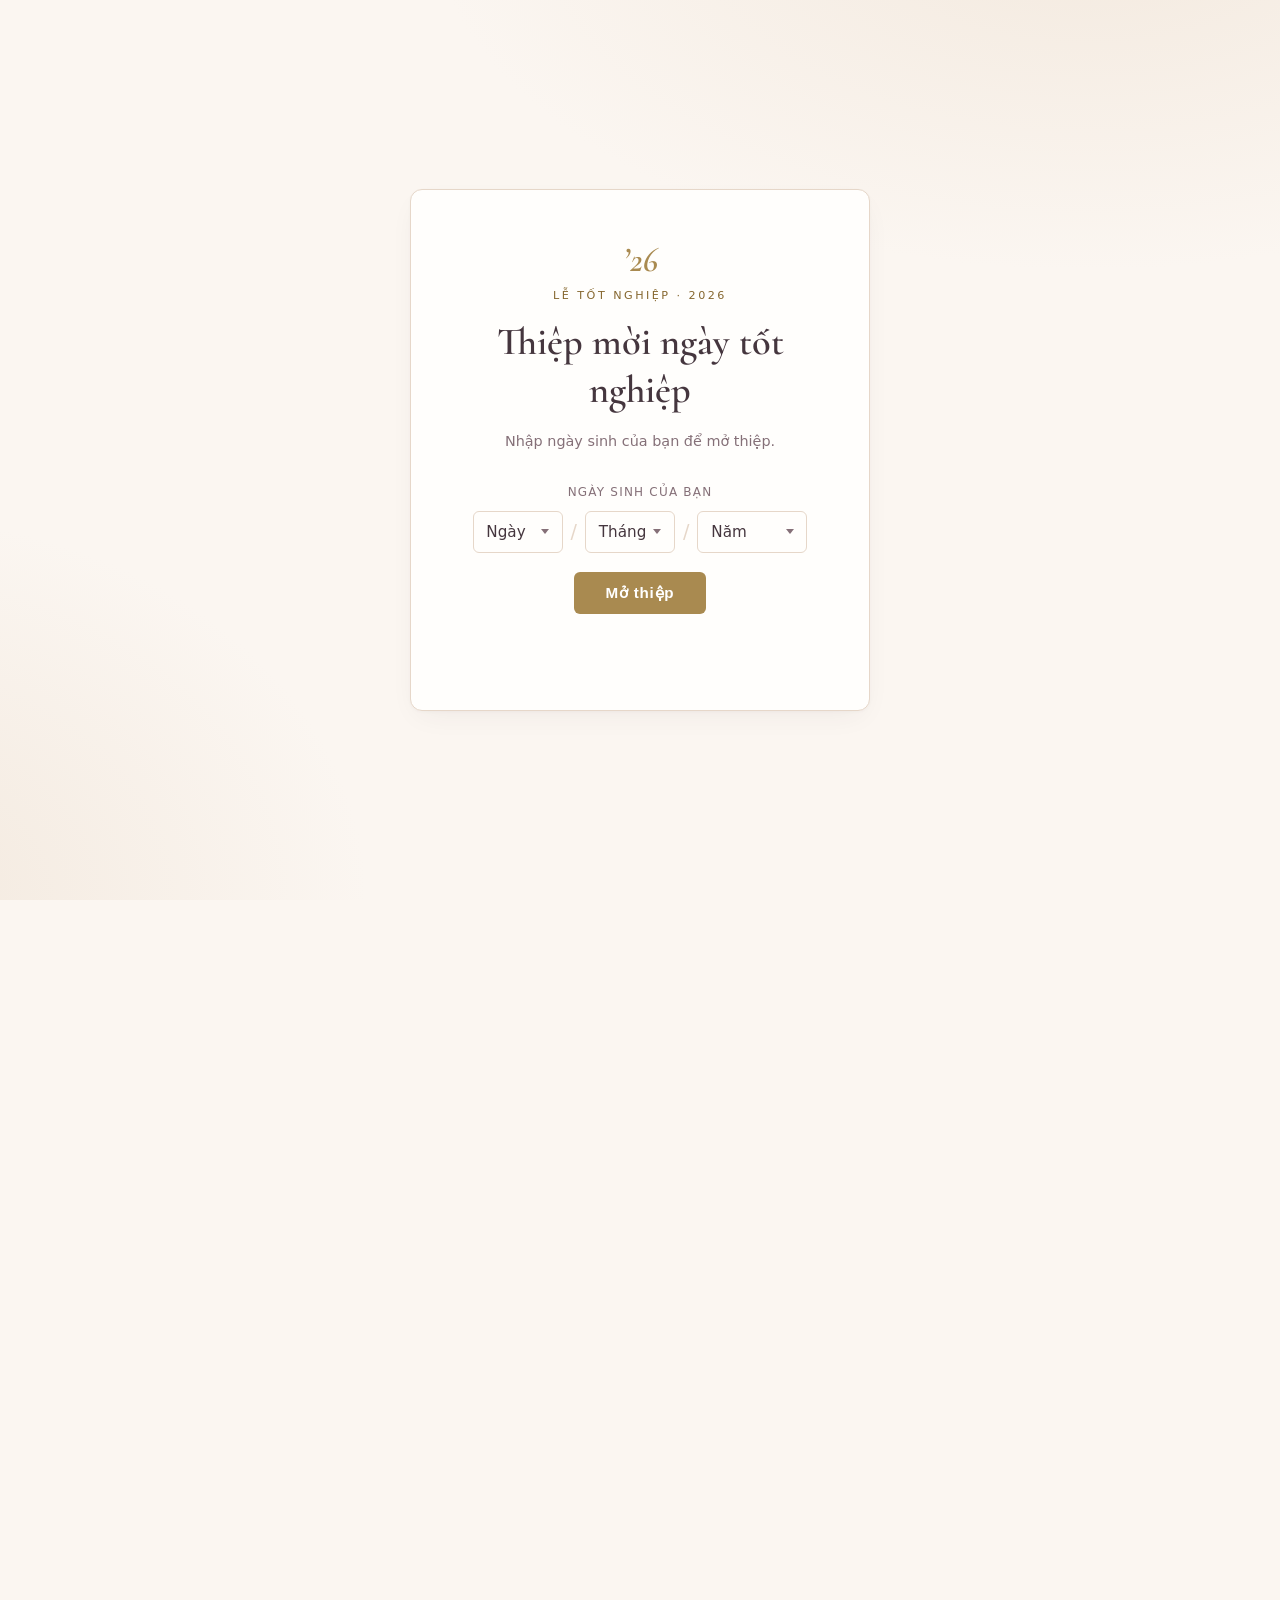
<file: guests/chung.html>
<!doctype html>
<html lang="vi">
<head>
<meta charset="utf-8">
<meta name="viewport" content="width=device-width, initial-scale=1">
<title>Thiệp mời tốt nghiệp</title>
</head>
<body style="margin:0">

<!-- ════════════════════════════════════════════════════════════════
     ✏️  CÁCH SỬA THIỆP NÀY
     · Mọi câu chữ nằm ngay trong trang bên dưới — thấy chữ nào,
       sửa thẳng chữ đó, lưu file, mở lại trong trình duyệt là xong.
     · Lá thư chung: tìm chữ "✉️ VIẾT THƯ Ở ĐÂY" ở gần cuối trang.
     · Phần <style> và <script> phía dưới là máy móc — không cần đụng.
     ════════════════════════════════════════════════════════════════ -->

<script>
/* ── CÀI ĐẶT ─────────────────────────────────────────────── */
// Danh sách ngày sinh của khách mời thiết kế riêng (để chặn không cho vào trang chung)
const CHAN_DANH_SACH = [
  '18022003', // Nghi — đã gỡ thư (2026-11-24), chặn luôn không cho vào trang chung
  '05122003', // minh-thu.html
  '30101975', // me.html
  '01011973'  // ba.html
];

// Lời báo lỗi ở màn nhập ngày sinh:
const LOI_CHUA_DU  = 'Hãy nhập đủ ngày · tháng · năm, ví dụ 05/09/2003.';
const LOI_KHONG_CO = 'Ngày này không tồn tại — bạn kiểm tra lại nhé!';
const LOI_SAI      = 'Ngày sinh của bạn có thiệp thiết kế riêng. Hãy dùng trang chính để mở nhé!';
</script>

<div id="sky" aria-hidden="true"></div>

<!-- ══ MÀN KHÓA — nhập ngày sinh để mở thiệp ══ -->
<main id="gate">
  <div class="gate-card" id="gate-card">
    <div class="crest">’26</div>
    <p class="eyebrow">Lễ tốt nghiệp · 2026</p>
    <h1>Thiệp mời ngày tốt nghiệp</h1>
    <p class="gate-seal" id="gate-seal">Nhập ngày sinh của bạn để mở thiệp.</p>
    
    <form class="gate-form" id="gate-form">
      <label>Ngày sinh của bạn</label>
      <div class="dob-selects">
        <div class="custom-select" id="dob-day" data-value="" tabindex="0">
          <div class="select-trigger"><span>Ngày</span></div>
          <div class="select-options">
            ${Array.from({length: 31}, (_, i) => {
              const v = String(i + 1).padStart(2, '0');
              return `<div class="option" data-value="${v}">${v}</div>`;
            }).join('\n            ')}
          </div>
        </div>
        <span class="dob-sep">/</span>
        <div class="custom-select" id="dob-month" data-value="" tabindex="0">
          <div class="select-trigger"><span>Tháng</span></div>
          <div class="select-options">
            ${Array.from({length: 12}, (_, i) => {
              const v = String(i + 1).padStart(2, '0');
              return `<div class="option" data-value="${v}">${v}</div>`;
            }).join('\n            ')}
          </div>
        </div>
        <span class="dob-sep">/</span>
        <div class="custom-select" id="dob-year" data-value="" tabindex="0">
          <div class="select-trigger"><span>Năm</span></div>
          <div class="select-options">
            ${Array.from({length: 39}, (_, i) => {
              const v = String(1970 + i);
              return `<div class="option" data-value="${v}">${v}</div>`;
            }).join('\n            ')}
          </div>
        </div>
      </div>
      <br>
      <button type="submit">Mở thiệp</button>
      <p id="gate-error" role="alert" aria-live="polite"></p>
    </form>

    <!-- Chế độ "thư dành riêng" — chỉ hiện khi đến từ letter.html với ?m= hợp lệ -->
    <div id="letter-mode" hidden>
      <p class="gate-seal">Thư mời tốt nghiệp dành riêng cho bạn.</p>
      <div class="gate-form"><button type="button" id="lm-open">Mở xem</button></div>
    </div>
  </div>
</main>

<!-- ══ THIỆP — hiện ra sau khi mở khóa ══ -->
<main id="invite" hidden>
  <!-- Lời chào đầu trang -->
  <header class="hero reveal">
    <p class="eyebrow">Thiệp mời tốt nghiệp</p>
    <h1 class="script">Thân gửi bạn</h1>
    <p class="fullname">Khách quý của tôi</p>
    <p class="hero-line">Sự hiện diện của bạn sẽ làm ngày tốt nghiệp của mình thêm phần trọn vẹn và ý nghĩa.</p>
  </header>

  <!-- Section Hành trình Bay (Máy bay giấy bay qua mây) -->
  <section class="moment flight-path reveal">
    <div class="decor-container">
      <svg class="flight-svg" viewBox="0 0 400 200" fill="none" xmlns="http://www.w3.org/2000/svg">
        <!-- Đường bay nét đứt -->
        <path id="path-line" d="M30,170 C100,100 150,50 200,100 C250,150 300,80 370,30" stroke="var(--accent)" stroke-width="2" stroke-dasharray="6,6"/>
        <!-- Máy bay giấy -->
        <g class="paper-plane" id="plane-group">
          <polygon points="0,0 -15,5 -10,-5" fill="var(--accent)"/>
          <polygon points="0,0 -10,-5 -5,-2" fill="var(--accent-deep)"/>
        </g>
      </svg>
      <div class="city-label sgn">Sài Gòn (SGN)</div>
      <div class="city-label mel">Melbourne (MEL)</div>
    </div>
    <div class="moment-caption">Hành trình vượt đại dương đến lễ tốt nghiệp tại Monash University.</div>
  </section>

  <!-- Vé mời thiết kế phong cách vé máy bay cổ điển -->
  <section class="boarding-pass reveal" aria-label="Vé mời tốt nghiệp">
    <div class="ticket-header">
      <div class="brand">GRAD·26 LUXURY AIRLINES</div>
      <div class="ticket-title">THẺ LÊN MÁY BAY / BOARDING PASS</div>
      <div class="ticket-copy">Liên 2: Giao hành khách (Hạng VIP)</div>
    </div>
    
    <div class="ticket-body">
      <!-- Con dấu đỏ ĐÃ SOÁT VÉ -->
      <div class="stamp" aria-hidden="true">
        <span>GRAD·26<br>WELCOME</span>
      </div>

      <div class="ticket-info">
        <div class="ticket-row no-border">
          <span class="label">Mã vé (No.):</span>
          <span class="value serial" id="ticket-serial">2026-CHUNG</span>
        </div>
        <div class="ticket-row">
          <span class="label">Khách mời:</span>
          <span class="value name">Khách Quý</span>
        </div>
        <div class="ticket-row">
          <span class="label">Tuyến bay:</span>
          <span class="value route-text">Sài Gòn ➔ Melbourne (MEL)</span>
        </div>
        <div class="ticket-grid">
          <div>
            <span class="label">Địa điểm:</span>
            <span class="value block">Robert Blackwood Hall</span>
            <span class="value-sub">Monash University - Clayton, Melbourne</span>
          </div>
          <div>
            <span class="label">Thời gian:</span>
            <span class="value block">Thứ Năm, 15/10/2026</span>
            <span class="value-sub">Tiệc chào mừng 13:30 – 15:00 · Ổn định chỗ ngồi 15:30</span>
          </div>
        </div>
      </div>
    </div>
    <div class="ticket-footer">
      <span>Chúc bạn có một chuyến đi tuyệt vời!</span>
    </div>
  </section>

  <!-- Section Lời Nhắn / Thư Tay -->
  <section class="letter-section reveal">
    <div class="letter-paper">
      <div class="letter-crest">✉</div>
      <h2>Thư gửi bạn</h2>
      
      <div class="letter-content">
        <!-- ✉️ VIẾT THƯ Ở ĐÂY -->
        <p>Gửi bạn,<br><br>Mỗi tấm thiệp trong loạt này mình đều tự tay làm, nên xin phép được nói thật lòng một chút: chặng đường vừa rồi không phải lúc nào cũng dễ, và mình đi được đến đây không chỉ bằng sức mình.<br><br>Có thể tụi mình gặp nhau mỗi ngày, cũng có thể cả năm mới nói chuyện được vài lần. Nhưng một câu hỏi thăm đúng lúc, một lời động viên tưởng như nhỏ xíu, hay đơn giản là việc bạn vẫn ở đó — những thứ đó gộp lại thành một phần lý do mình có mặt ở buổi lễ ngày 15/10 này.<br><br>Nên tấm thiệp này không chỉ là một lời mời. Nó còn là một lời cảm ơn.<br><br>Nếu bạn đến được Melbourne hôm ấy thì niềm vui sẽ trọn vẹn hơn rất nhiều. Còn nếu không, chỉ cần bạn biết rằng mình đã nghĩ đến bạn khi làm trang này — vậy là đủ ấm rồi.<br><br>Hẹn gặp bạn — ở đó, hoặc ở một ngày nào đó thật gần.</p>
      </div>
      
      <div class="letter-signature">
        <p class="sig-title">Thân ái,</p>
        <p class="sig-name">Chủ nhân bữa tiệc</p>
      </div>
    </div>
  </section>

  <!-- Thông tin chi tiết sự kiện -->
  <footer class="event-details reveal">
    <div class="detail-card">
      <h3>THÔNG TIN LỄ TỐT NGHIỆP</h3>
      <div class="detail-item">
        <strong>Địa điểm:</strong> Robert Blackwood Hall — Monash University (Clayton Campus), Melbourne, Úc.
      </div>
      <div class="detail-item">
        <strong>Thời gian:</strong> Thứ Năm, 15/10/2026 — tiệc chào mừng 13:30 – 15:00, ổn định chỗ ngồi lúc 15:30.
      </div>
      <p class="thank-you">Rất mong được gặp bạn!</p>
    </div>
  </footer>
</main>

<style>
:root {
  color-scheme: light;
  --serif: 'Cormorant', Georgia, 'Times New Roman', serif;
  --sans: 'Segoe UI', system-ui, -apple-system, sans-serif;

  /* Bảng màu trung tính giấy ấm và vàng đồng */
  --ground: #FBF6F1;
  --ground-2: #F3E9DE;
  --card: #FFFEFC;
  --ink: #45363E;
  --ink-soft: #857078;
  --accent: #A98A50;
  --accent-deep: #86672F;
  --line: #E6D7C9;
  --red-stamp: #B83A38;
}

* { box-sizing: border-box; }
html, body {
  margin: 0;
  padding: 0;
  min-height: 100vh;
  font-family: var(--sans);
  color: var(--ink);
  background:
    radial-gradient(1100px 600px at 85% -10%, var(--ground-2), transparent 60%),
    radial-gradient(900px 700px at -10% 100%, var(--ground-2), transparent 55%),
    var(--ground);
  background-attachment: fixed;
  overflow-x: hidden;
}

/* Base style cho Màn khóa (Gate) */
#gate {
  min-height: 100vh;
  display: flex;
  align-items: center;
  justify-content: center;
  padding: clamp(1rem, 5vw, 2.5rem);
}
.gate-card {
  background: var(--card);
  border: 1px solid var(--line);
  border-radius: 12px;
  padding: clamp(1.5rem, 6vw, 3rem);
  width: 100%;
  max-width: 460px;
  text-align: center;
  box-shadow: 
    0 10px 30px -10px rgba(69, 54, 62, 0.08),
    0 1px 3px rgba(69, 54, 62, 0.03);
  transition: transform 0.6s cubic-bezier(0.34, 1.56, 0.64, 1);
}
.gate-card.leaving {
  opacity: 0;
  transform: translateY(-50px);
  transition: opacity 0.5s, transform 0.5s;
}
.gate-card.shake {
  animation: gateShake 0.5s ease-in-out;
}
@keyframes gateShake {
  0%, 100% { transform: translateX(0); }
  20%, 60% { transform: translateX(-8px); }
  40%, 80% { transform: translateX(8px); }
}

.crest {
  font-family: var(--serif);
  font-size: 2.2rem;
  font-style: italic;
  font-weight: 600;
  color: var(--accent);
  margin-bottom: 0.5rem;
}
.eyebrow {
  font-size: 0.7rem;
  letter-spacing: 0.22em;
  text-transform: uppercase;
  color: var(--accent-deep);
  margin: 0 0 1rem;
}
h1 {
  font-family: var(--serif);
  font-size: clamp(1.8rem, 5vw, 2.4rem);
  font-weight: 600;
  margin: 0 0 1rem;
  line-height: 1.25;
}
h1.script {
  font-family: var(--serif);
  font-style: italic;
  font-weight: 500;
  color: var(--accent-deep);
}
.gate-seal {
  font-size: 0.9rem;
  line-height: 1.6;
  color: var(--ink-soft);
  margin-bottom: 2rem;
}

.gate-form label {
  display: block;
  font-size: 0.75rem;
  text-transform: uppercase;
  letter-spacing: 0.1em;
  color: var(--ink-soft);
  margin-bottom: 0.75rem;
}
.dob-selects {
  display: flex;
  align-items: center;
  justify-content: center;
  gap: 0.5rem;
}
.dob-sep {
  color: var(--line);
  font-size: 1.2rem;
}

/* Custom Select */
.custom-select {
  position: relative;
  width: 90px;
  height: 42px;
  background: var(--card);
  border: 1px solid var(--line);
  border-radius: 6px;
  font-size: 0.95rem;
  text-align: left;
  outline: none;
  cursor: pointer;
  user-select: none;
}
#dob-year.custom-select {
  width: 110px;
}
.custom-select:focus {
  border-color: var(--accent);
  box-shadow: 0 0 0 3px rgba(169, 138, 80, 0.15);
}
.select-trigger {
  display: flex;
  align-items: center;
  justify-content: space-between;
  padding: 0 0.8rem;
  height: 100%;
}
.select-trigger::after {
  content: '';
  width: 0; height: 0;
  border-left: 4px solid transparent;
  border-right: 4px solid transparent;
  border-top: 5px solid var(--ink-soft);
  margin-left: 4px;
  transition: transform 0.2s ease;
}
.custom-select.open .select-trigger::after {
  transform: rotate(180deg);
}
.select-options {
  position: absolute;
  top: calc(100% + 4px);
  left: 0; right: 0;
  background: var(--card);
  border: 1px solid var(--line);
  border-radius: 6px;
  max-height: 200px;
  overflow-y: auto;
  z-index: 100;
  opacity: 0;
  visibility: hidden;
  transform: translateY(-8px);
  transition: opacity 0.2s, transform 0.2s, visibility 0.2s;
  box-shadow: 0 4px 12px rgba(69, 54, 62, 0.08);
}
.custom-select.open .select-options {
  opacity: 1;
  visibility: visible;
  transform: translateY(0);
}
.option {
  padding: 0.6rem 0.8rem;
  transition: background 0.15s, color 0.15s;
}
.option:hover {
  background: var(--ground-2);
}
.option.selected {
  background: var(--accent);
  color: #fff;
}

button {
  background: var(--accent);
  color: #fff;
  border: none;
  border-radius: 6px;
  padding: 0.75rem 2rem;
  font-size: 0.95rem;
  font-weight: 600;
  cursor: pointer;
  transition: background 0.2s, transform 0.15s;
  letter-spacing: 0.05em;
}
button:hover {
  background: var(--accent-deep);
}
button:active {
  transform: scale(0.98);
}

#gate-error {
  color: #c94b4b;
  font-size: 0.85rem;
  margin-top: 1rem;
  min-height: 1.2rem;
}

/* Màn thiệp mời (Invite) */
#invite {
  max-width: 600px;
  margin: 0 auto;
  padding: clamp(1.5rem, 5vw, 3rem) clamp(1rem, 4vw, 2rem) 6rem;
  display: flex;
  flex-direction: column;
  gap: clamp(2rem, 8vw, 4rem);
}

.reveal {
  opacity: 0;
  transform: translateY(30px);
  transition: opacity 0.8s cubic-bezier(0.215, 0.610, 0.355, 1.000), 
              transform 0.8s cubic-bezier(0.215, 0.610, 0.355, 1.000);
}
.reveal.inview {
  opacity: 1;
  transform: translateY(0);
}

/* Sky container for animation */
#sky {
  position: fixed;
  top: 0; left: 0; width: 100vw; height: 100vh;
  pointer-events: none;
  z-index: 999;
  overflow: hidden;
}

/* Confetti & Petals */
.confetti {
  position: absolute;
  width: 6px; height: 12px;
  background: var(--c);
  opacity: 0.8;
  left: var(--x);
  top: -20px;
  transform: rotate(var(--r));
  animation: fall var(--d) linear forwards;
}
@keyframes fall {
  to {
    top: 105vh;
    transform: translateY(0) rotate(720deg);
  }
}

.petal {
  position: absolute;
  width: 14px; height: 9px;
  background: var(--accent);
  border-radius: 50% 0 50% 50%;
  opacity: 0.3;
  left: var(--x);
  top: -20px;
  transform: rotate(45deg);
  animation: petalFall var(--d) linear infinite;
  animation-delay: var(--delay);
}
@keyframes petalFall {
  0% { top: -20px; transform: translateX(0) rotate(0deg); }
  50% { transform: translateX(80px) rotate(180deg); }
  100% { top: 105vh; transform: translateX(-40px) rotate(360deg); }
}

/* Header Hero */
.hero {
  text-align: center;
  padding: 2rem 0;
}
.fullname {
  font-size: 1.2rem;
  letter-spacing: 0.05em;
  color: var(--ink-soft);
  margin: 0.5rem 0 1.5rem;
}
.hero-line {
  font-family: var(--serif);
  font-size: clamp(1.15rem, 3.5vw, 1.35rem);
  line-height: 1.6;
  max-width: 460px;
  margin: 0 auto;
}

/* Flight Path Scene */
.moment.flight-path {
  background: var(--card);
  border: 1px solid var(--line);
  border-radius: 12px;
  padding: 1.5rem;
  text-align: center;
}
.decor-container {
  position: relative;
  height: 180px;
  width: 100%;
  margin: 0 auto;
  border-bottom: 1px dashed var(--line);
}
.flight-svg {
  width: 100%;
  height: 100%;
}
.city-label {
  position: absolute;
  bottom: 8px;
  font-size: 0.75rem;
  font-weight: 600;
  letter-spacing: 0.05em;
  color: var(--accent-deep);
}
.city-label.sgn { left: 10px; }
.city-label.mel { right: 10px; }
.moment-caption {
  font-size: 0.8rem;
  color: var(--ink-soft);
  margin-top: 1rem;
  font-style: italic;
}
.paper-plane {
  offset-path: path("M30,170 C100,100 150,50 200,100 C250,150 300,80 370,30");
  offset-rotate: auto 180deg;
  animation: flyAlongPath 8s linear infinite;
}
@keyframes flyAlongPath {
  0% { offset-distance: 0%; }
  100% { offset-distance: 100%; }
}

/* Boarding Pass */
.boarding-pass {
  background: var(--card);
  border: 1px solid var(--line);
  border-radius: 12px;
  box-shadow: 0 8px 24px -8px rgba(169, 138, 80, 0.12);
  overflow: hidden;
  position: relative;
}
.ticket-header {
  background: var(--ground-2);
  padding: 1rem 1.5rem;
  border-bottom: 1px dashed var(--line);
}
.brand {
  font-size: 0.65rem;
  letter-spacing: 0.15em;
  font-weight: 600;
  color: var(--accent-deep);
}
.ticket-title {
  font-family: var(--serif);
  font-size: 1.1rem;
  font-weight: 600;
  margin: 0.25rem 0;
}
.ticket-copy {
  font-size: 0.6rem;
  color: var(--ink-soft);
}
.ticket-body {
  padding: 1.5rem;
  position: relative;
}
.ticket-info {
  display: flex;
  flex-direction: column;
  gap: 1rem;
}
.ticket-row {
  display: flex;
  justify-content: space-between;
  border-top: 1px solid var(--ground-2);
  padding-top: 0.5rem;
}
.ticket-row.no-border {
  border: none;
  padding: 0;
}
.ticket-grid {
  display: grid;
  grid-template-columns: 1fr 1fr;
  gap: 1rem;
  border-top: 1px solid var(--ground-2);
  padding-top: 0.75rem;
}
.label {
  font-size: 0.65rem;
  text-transform: uppercase;
  letter-spacing: 0.05em;
  color: var(--ink-soft);
  display: block;
  margin-bottom: 0.2rem;
}
.value {
  font-weight: 600;
  font-size: 0.95rem;
}
.value.serial {
  font-family: monospace;
  color: var(--accent-deep);
}
.value.block {
  display: block;
}
.value-sub {
  font-size: 0.75rem;
  color: var(--ink-soft);
}
.ticket-footer {
  background: var(--ground-2);
  padding: 0.75rem 1.5rem;
  font-size: 0.75rem;
  text-align: center;
  border-top: 1px solid var(--line);
  color: var(--accent-deep);
  font-weight: 600;
}
.stamp {
  position: absolute;
  top: 1.5rem;
  right: 1.5rem;
  width: 80px; height: 80px;
  border: 2px solid var(--red-stamp);
  border-radius: 50%;
  display: flex;
  align-items: center;
  justify-content: center;
  transform: rotate(-15deg);
  opacity: 0.75;
  color: var(--red-stamp);
  font-size: 0.55rem;
  font-weight: 700;
  text-align: center;
  letter-spacing: 0.05em;
  line-height: 1.2;
}

/* Thư Tay (Letter Section) */
.letter-section {
  padding: 1rem 0;
}
.letter-paper {
  background: var(--card);
  border: 1px solid var(--line);
  border-radius: 8px;
  padding: clamp(2rem, 8vw, 3.5rem);
  box-shadow: 
    0 15px 35px -15px rgba(69, 54, 62, 0.05),
    0 1px 3px rgba(69, 54, 62, 0.02);
  position: relative;
}
.letter-paper::before {
  content: '';
  position: absolute;
  top: 0; left: 0; right: 0; height: 4px;
  background: repeating-linear-gradient(90deg, var(--accent), var(--accent) 15px, var(--accent-deep) 15px, var(--accent-deep) 30px);
  border-radius: 8px 8px 0 0;
}
.letter-crest {
  font-size: 1.8rem;
  color: var(--accent);
  text-align: center;
  margin-bottom: 1rem;
}
.letter-paper h2 {
  font-family: var(--serif);
  font-size: 1.6rem;
  font-weight: 500;
  text-align: center;
  margin: 0 0 2rem;
}
.letter-content {
  font-family: var(--serif);
  font-size: clamp(1.1rem, 3.5vw, 1.25rem);
  line-height: 1.7;
  color: var(--ink);
}
.letter-content p {
  margin: 0 0 1.5rem;
}
.letter-content p.placeholder {
  color: var(--ink-soft);
  font-style: italic;
}
.letter-signature {
  margin-top: 3rem;
  text-align: right;
  font-family: var(--serif);
}
.sig-title {
  font-style: italic;
  margin-bottom: 0.5rem;
  color: var(--ink-soft);
}
.sig-name {
  font-size: 1.3rem;
  font-weight: 600;
  color: var(--accent-deep);
  margin: 0;
}

/* Event Details Footer */
.event-details {
  margin-top: 2rem;
}
.detail-card {
  background: var(--ground-2);
  border: 1px solid var(--line);
  border-radius: 8px;
  padding: 2rem;
  text-align: center;
}
.detail-card h3 {
  font-family: var(--serif);
  font-size: 1.2rem;
  letter-spacing: 0.1em;
  margin: 0 0 1.5rem;
  color: var(--accent-deep);
}
.detail-item {
  font-size: 0.9rem;
  line-height: 1.6;
  margin-bottom: 1rem;
}
.thank-you {
  font-family: var(--serif);
  font-style: italic;
  font-size: 1.2rem;
  margin-top: 2rem;
  color: var(--accent-deep);
}

@media (max-width: 480px) {
  .dob-selects {
    gap: 0.25rem;
  }
  .custom-select {
    width: 80px;
    font-size: 0.85rem;
  }
  #dob-year.custom-select {
    width: 95px;
  }
  .select-trigger {
    padding: 0 0.5rem;
  }
}

@media (prefers-reduced-motion: reduce) {
  .reveal {
    transition: none !important;
    opacity: 1 !important;
    transform: none !important;
  }
  .paper-plane {
    animation: none !important;
    offset-distance: 80% !important;
  }
  .petal, .confetti {
    display: none !important;
  }
}
</style>

<script>
(() => {
  const normDob = s => s.replace(/[^0-9]/g, '');

  const gate = document.getElementById('gate');
  const card = document.getElementById('gate-card');
  const form = document.getElementById('gate-form');
  const errEl = document.getElementById('gate-error');
  const invite = document.getElementById('invite');
  const sky = document.getElementById('sky');

  const daySel = document.getElementById('dob-day');
  const monthSel = document.getElementById('dob-month');
  const yearSel = document.getElementById('dob-year');

  const reduceMotion = window.matchMedia('(prefers-reduced-motion: reduce)').matches;

  // Xử lý custom select
  document.querySelectorAll('.custom-select').forEach(select => {
    const trigger = select.querySelector('.select-trigger');
    const options = select.querySelectorAll('.option');

    trigger.addEventListener('click', (ev) => {
      ev.stopPropagation();
      document.querySelectorAll('.custom-select').forEach(s => {
        if (s !== select) s.classList.remove('open');
      });
      select.classList.toggle('open');
    });

    select.addEventListener('keydown', (ev) => {
      if (ev.key === ' ' || ev.key === 'Enter') {
        ev.preventDefault();
        trigger.click();
      } else if (ev.key === 'Escape') {
        select.classList.remove('open');
      }
    });

    options.forEach(opt => {
      opt.addEventListener('click', (ev) => {
        ev.stopPropagation();
        options.forEach(o => o.classList.remove('selected'));
        opt.classList.add('selected');
        trigger.querySelector('span').textContent = opt.textContent;
        select.dataset.value = opt.getAttribute('data-value');
        select.classList.remove('open');
      });
    });
  });

  document.addEventListener('click', () => {
    document.querySelectorAll('.custom-select').forEach(s => s.classList.remove('open'));
  });

  const getDobValue = () => {
    const day = daySel.dataset.value || '';
    const month = monthSel.dataset.value || '';
    const year = yearSel.dataset.value || '';
    if (!day || !month || !year) return '';
    return day + month + year;
  };

  function fail(msg) {
    errEl.textContent = msg;
    card.classList.remove('shake');
    void card.offsetWidth;
    card.classList.add('shake');
  }

  form.addEventListener('submit', (ev) => {
    ev.preventDefault();
    const dob = getDobValue();
    if (dob.length !== 8) return fail(LOI_CHUA_DU);
    
    const day = +dob.slice(0, 2), month = +dob.slice(2, 4);
    if (day < 1 || day > 31 || month < 1 || month > 12) return fail(LOI_KHONG_CO);

    // Chặn nếu là ngày sinh của khách mời thiết kế riêng
    if (CHAN_DANH_SACH.includes(dob)) return fail(LOI_SAI);

    openInvite();
  });

  function openInvite() {
    card.classList.add('leaving');
    setTimeout(() => {
      gate.remove();
      invite.hidden = false;
      window.scrollTo(0, 0);
      watchReveals();
      if (!reduceMotion) { confettiBurst(); startPetals(); }
    }, 620);
  }

  function watchReveals() {
    const io = new IntersectionObserver((entries) => {
      entries.forEach(e => {
        if (e.isIntersecting) {
          e.target.classList.add('inview');
          io.unobserve(e.target);
        }
      });
    }, { threshold: 0.2 });
    document.querySelectorAll('.reveal').forEach(el => io.observe(el));
  }

  function confettiBurst() {
    const colors = ['--accent', '--accent-deep', '--line', '--ground-2'];
    for (let i = 0; i < 60; i++) {
      const c = document.createElement('div');
      c.className = 'confetti';
      c.style.setProperty('--x', Math.random() * 100 + 'vw');
      c.style.setProperty('--d', (1.8 + Math.random() * 1.6) + 's');
      c.style.setProperty('--r', (Math.random() * 720 - 360) + 'deg');
      c.style.setProperty('--c', "var(" + colors[i % colors.length] + ")");
      c.style.animationDelay = Math.random() * 0.4 + 's';
      sky.appendChild(c);
      setTimeout(() => c.remove(), 4000);
    }
  }

  function startPetals() {
    for (let i = 0; i < 14; i++) {
      const p = document.createElement('div');
      p.className = 'petal';
      p.style.setProperty('--x', Math.random() * 100 + 'vw');
      p.style.setProperty('--s', 8 + Math.random() * 10);
      p.style.setProperty('--d', (8 + Math.random() * 8) + 's');
      p.style.setProperty('--delay', (-Math.random() * 16) + 's');
      sky.appendChild(p);
    }
  }

  // Hỗ trợ letter-mode (?m=...)
  const autoDob = new URLSearchParams(location.search).get('m');
  const letterMode = document.getElementById('letter-mode');
  const letterOpen = document.getElementById('lm-open');
  if (autoDob && autoDob.length === 8 && !CHAN_DANH_SACH.includes(normDob(autoDob))) {
    form.style.display = 'none';
    document.getElementById('gate-seal').style.display = 'none';
    letterMode.hidden = false;
  }
  letterOpen.addEventListener('click', openInvite);

})();
</script>

<!-- Font chữ nhúng (rất dài) — ĐỪNG SỬA -->
<style>
/* vietnamese */
@font-face {
  font-family: 'Cormorant';
  font-style: italic;
  font-weight: 600;
  font-display: swap;
  src: url([data-uri]) format('woff2');
  unicode-range: U+0102-0103, U+0110-0111, U+0128-0129, U+0168-0169, U+01A0-01A1, U+01AF-01B0, U+0300-0301, U+0303-0304, U+0308-0309, U+0323, U+0329, U+1EA0-1EF9, U+20AB;
}
/* latin */
@font-face {
  font-family: 'Cormorant';
  font-style: italic;
  font-weight: 600;
  font-display: swap;
  src: url([data-uri]) format('woff2');
  unicode-range: U+0000-00FF, U+0131, U+0152-0153, U+02BB-02BC, U+02C6, U+02DA, U+02DC, U+0304, U+0308, U+0329, U+2000-206F, U+20AC, U+2122, U+2191, U+2193, U+2212, U+2215, U+FEFF, U+FFFD;
}
/* vietnamese */
@font-face {
  font-family: 'Cormorant';
  font-style: normal;
  font-weight: 600;
  font-display: swap;
  src: url([data-uri]) format('woff2');
  unicode-range: U+0102-0103, U+0110-0111, U+0128-0129, U+0168-0169, U+01A0-01A1, U+01AF-01B0, U+0300-0301, U+0303-0304, U+0308-0309, U+0323, U+0329, U+1EA0-1EF9, U+20AB;
}
/* latin */
@font-face {
  font-family: 'Cormorant';
  font-style: normal;
  font-weight: 600;
  font-display: swap;
  src: url([data-uri]) format('woff2');
  unicode-range: U+0000-00FF, U+0131, U+0152-0153, U+02BB-02BC, U+02C6, U+02DA, U+02DC, U+0304, U+0308, U+0329, U+2000-206F, U+20AC, U+2122, U+2191, U+2193, U+2212, U+2215, U+FEFF, U+FFFD;
}
/* vietnamese */
@font-face {
  font-family: 'Cormorant';
  font-style: normal;
  font-weight: 700;
  font-display: swap;
  src: url([data-uri]) format('woff2');
  unicode-range: U+0102-0103, U+0110-0111, U+0128-0129, U+0168-0169, U+01A0-01A1, U+01AF-01B0, U+0300-0301, U+0303-0304, U+0308-0309, U+0323, U+0329, U+1EA0-1EF9, U+20AB;
}
/* latin */
@font-face {
  font-family: 'Cormorant';
  font-style: normal;
  font-weight: 700;
  font-display: swap;
  src: url([data-uri]) format('woff2');
  unicode-range: U+0000-00FF, U+0131, U+0152-0153, U+02BB-02BC, U+02C6, U+02DA, U+02DC, U+0304, U+0308, U+0329, U+2000-206F, U+20AC, U+2122, U+2191, U+2193, U+2212, U+2215, U+FEFF, U+FFFD;
}
/* vietnamese */
@font-face {
  font-family: 'Dancing Script';
  font-style: normal;
  font-weight: 600;
  font-display: swap;
  src: url([data-uri]) format('woff2');
  unicode-range: U+0102-0103, U+0110-0111, U+0128-0129, U+0168-0169, U+01A0-01A1, U+01AF-01B0, U+0300-0301, U+0303-0304, U+0308-0309, U+0323, U+0329, U+1EA0-1EF9, U+20AB;
}
/* latin */
@font-face {
  font-family: 'Dancing Script';
  font-style: normal;
  font-weight: 600;
  font-display: swap;
  src: url([data-uri]) format('woff2');
  unicode-range: U+0000-00FF, U+0131, U+0152-0153, U+02BB-02BC, U+02C6, U+02DA, U+02DC, U+0304, U+0308, U+0329, U+2000-206F, U+20AC, U+2122, U+2191, U+2193, U+2212, U+2215, U+FEFF, U+FFFD;
}

</style>

</body>
</html>
</body>
</html>
</file>
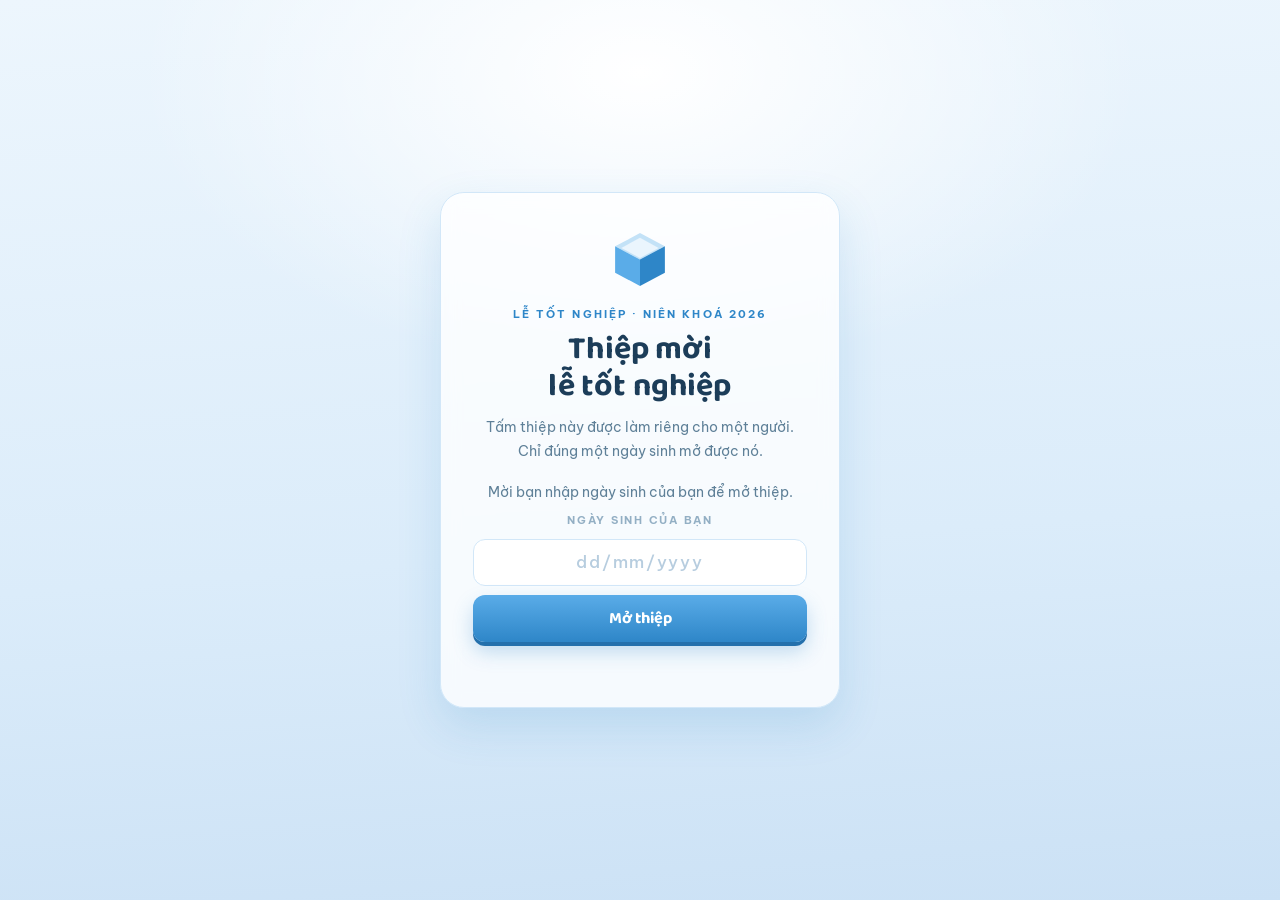
<file: guests/dat.html>
<!doctype html>
<html lang="vi">
<head>
<meta charset="utf-8">
<meta name="viewport" content="width=device-width, initial-scale=1">
<title>Thiệp mời Lễ Tốt nghiệp — Gửi Đạt</title>
</head>
<body>

<!-- ════════════════════════════════════════════════════════════════
     ✏️  CÁCH SỬA THIỆP NÀY (trang riêng của Đạt)
     · Mọi câu chữ nằm thẳng trong phần nội dung bên dưới — thấy chữ
       nào muốn đổi thì sửa ngay tại chỗ đó.
     · Ngày sinh mở khoá: sửa NGAY_SINH trong khối CÀI ĐẶT ngay dưới.
     · Lá thư riêng: tìm dòng "✉️ VIẾT THƯ Ở ĐÂY" ở gần cuối nội dung.
     · Bảng chỉ số: con số trong thẻ <b> và độ dài thanh ở style="--gt:98%"
       nằm cạnh nhau — sửa thì sửa cả hai cho khớp.
     · Ngày giờ buổi lễ: tìm chữ "15/10/2026".
     · Cuối file là khối font chữ rất dài — ĐỪNG SỬA khối đó.
     ════════════════════════════════════════════════════════════════ -->

<script>
/* ── CÀI ĐẶT ─────────────────────────────────────────────── */
const NGAY_SINH = '07/04/2007';   // mã mở khoá (dd/mm/yyyy)
const KHOI_ROI  = true;           // mưa khối vuông lúc mở thiệp

// Lời báo lỗi ở màn khoá
const LOI_CHUA_DU  = 'Bạn nhập chưa đủ ngày sinh (dd/mm/yyyy) rồi.';
const LOI_KHONG_CO = 'Ngày này không có thật — bạn kiểm tra lại nhé.';
const LOI_SAI      = 'Chưa đúng mã. Thử lại nhé — là ngày sinh của bạn đó!';
/* ───────────────────────────────────────────────────────── */
</script>

<!-- ══ MÀN KHOÁ (lời lẽ trung tính, chưa gọi tên ai) ══ -->
<div id="gate">
  <div class="the-khoa" id="the-khoa">

    <svg class="khoi-hieu" viewBox="0 0 72 78" role="img" aria-label="Khối lập phương">
      <polygon class="k-top"  points="36,4 68,21 36,38 4,21"/>
      <polygon class="k-trai" points="4,21 36,38 36,72 4,55"/>
      <polygon class="k-phai" points="68,21 68,55 36,72 36,38"/>
      <polygon class="k-sang" points="36,10 60,23 36,36 12,23"/>
    </svg>

    <p class="nhan-nho">Lễ tốt nghiệp · Niên khoá 2026</p>
    <h1 class="tieu-khoa">Thiệp mời<br>lễ tốt nghiệp</h1>
    <p class="mo-ta-khoa">Tấm thiệp này được làm riêng cho một người.<br>Chỉ đúng một ngày sinh mở được nó.</p>

    <p class="huong-dan" id="gate-huong-dan">Mời bạn nhập ngày sinh của bạn để mở thiệp.</p>

    <form id="gate-form" novalidate>
      <label class="nhan-o" for="dob">Ngày sinh của bạn</label>
      <input id="dob" inputmode="numeric" autocomplete="off" placeholder="dd/mm/yyyy" maxlength="10">
      <button type="submit">Mở thiệp</button>
    </form>

    <!-- Chế độ "thư dành riêng" — chỉ hiện khi vào từ letter.html với ?m= đúng -->
    <div id="letter-mode" hidden>
      <p class="mo-ta-khoa">Thư này dành riêng cho <strong>Đạt</strong>.</p>
      <button type="button" id="lm-open">Mở xem</button>
    </div>

    <p id="gate-err" role="alert" aria-live="polite"></p>
  </div>
</div>

<!-- ══ NỘI DUNG THIỆP (hiện sau khi mở khoá) ══ -->
<main id="invite" hidden>

  <!-- nền: mấy khối vuông trôi lơ lửng -->
  <div class="nen-khoi" aria-hidden="true">
    <span class="kh kh1"></span><span class="kh kh2"></span><span class="kh kh3"></span>
    <span class="kh kh4"></span><span class="kh kh5"></span><span class="kh kh6"></span>
  </div>

  <!-- ── Thẻ nhân vật ───────────────────────────────────── -->
  <header class="the-nv reveal" aria-label="Hồ sơ nhân vật">
    <div class="nv-thanh">
      <span class="nv-nhan">Hồ sơ nhân vật</span>
      <span class="nv-ma">#07042007</span>
    </div>

    <div class="nv-than">
      <button type="button" class="nv-avatar" id="avatar" aria-label="Chạm để nhân vật nhảy">
        <span class="bong-nv" aria-hidden="true"></span>
        <svg class="nvvg" viewBox="0 0 120 152" aria-hidden="true">
          <rect class="toc" x="35" y="8" width="50" height="20" rx="8"/>
          <rect class="da" x="38" y="16" width="44" height="42" rx="9"/>
          <rect class="da-toi" x="72" y="16" width="10" height="42" rx="5"/>
          <rect class="mat" x="48" y="33" width="7" height="9" rx="3"/>
          <rect class="mat" x="65" y="33" width="7" height="9" rx="3"/>
          <path class="mieng" d="M54 48 q6 5 12 0"/>
          <g class="kinh">
            <rect x="44" y="30" width="15" height="13" rx="4"/>
            <rect x="61" y="30" width="15" height="13" rx="4"/>
            <path d="M59 36 h2"/>
          </g>
          <rect class="ao" x="31" y="60" width="58" height="50" rx="8"/>
          <rect class="ao-toi" x="76" y="60" width="13" height="50" rx="6"/>
          <path class="ve-ao" d="M60 60 v50 M49 60 l11 12 M71 60 l-11 12"/>
          <rect class="tay" x="16" y="62" width="15" height="44" rx="7"/>
          <rect class="tay" x="89" y="62" width="15" height="44" rx="7"/>
          <rect class="quan" x="40" y="110" width="17" height="26" rx="4"/>
          <rect class="quan" x="63" y="110" width="17" height="26" rx="4"/>
          <rect class="giay" x="36" y="134" width="23" height="11" rx="5"/>
          <rect class="giay" x="61" y="134" width="23" height="11" rx="5"/>
        </svg>
        <span class="bong-thoai" aria-hidden="true">!</span>
      </button>

      <div class="nv-tin">
        <h1 class="nv-ten">ĐẠT</h1>
        <p class="nv-phu">Lv.19 · Sinh viên RMIT</p>
        <ul class="nv-the">
          <li>Thời trang</li>
          <li>Spa mặt</li>
          <li>Roblox</li>
        </ul>
        <div class="exp">
          <div class="exp-dau"><span>EXP</span><b>MAX</b></div>
          <div class="exp-ray" aria-hidden="true"><i class="exp-day"></i></div>
          <p class="exp-ghi">Đã đủ điểm để mở khoá <strong>một nhiệm vụ mới</strong>.</p>
        </div>
      </div>
    </div>

    <p class="cuon-goi">Cuộn xuống để xem nhiệm vụ</p>
  </header>

  <!-- ── Bảng chỉ số ────────────────────────────────────── -->
  <section class="khung reveal" aria-label="Bảng chỉ số">
    <h2 class="tua">Bảng chỉ số</h2>
    <p class="phu-de">Số liệu do anh tự chấm, không khiếu nại được.</p>

    <ul class="cs">
      <li class="cs-dong">
        <div class="cs-dau"><span>Thời trang</span><b>98</b></div>
        <div class="cs-ray" aria-hidden="true"><i class="cs-day" style="--gt:98%"></i></div>
        <p class="cs-ghi">Ra khỏi nhà là phải đúng bộ, không có chuyện mặc đại.</p>
      </li>
      <li class="cs-dong">
        <div class="cs-dau"><span>Chăm da</span><b>95</b></div>
        <div class="cs-ray" aria-hidden="true"><i class="cs-day" style="--gt:95%"></i></div>
        <p class="cs-ghi">Lịch đi spa nhớ kỹ hơn lịch học.</p>
      </li>
      <li class="cs-dong">
        <div class="cs-dau"><span>Roblox</span><b>99</b></div>
        <div class="cs-ray" aria-hidden="true"><i class="cs-day" style="--gt:99%"></i></div>
        <p class="cs-ghi">Server nào cũng thấy có mặt, giờ nào cũng online.</p>
      </li>
      <li class="cs-dong">
        <div class="cs-dau"><span>Sức bền deadline RMIT</span><b>90</b></div>
        <div class="cs-ray" aria-hidden="true"><i class="cs-day" style="--gt:90%"></i></div>
        <p class="cs-ghi">Kêu thì kêu vậy chứ bài nào cũng nộp kịp.</p>
      </li>
      <li class="cs-dong">
        <div class="cs-dau"><span>Tốc độ rep tin nhắn của anh</span><b>41</b></div>
        <div class="cs-ray" aria-hidden="true"><i class="cs-day" style="--gt:41%"></i></div>
        <p class="cs-ghi">Chỉ số duy nhất còn thấp. Nâng cấp giúp anh nha.</p>
      </li>
    </ul>
  </section>

  <!-- ── Trang bị ───────────────────────────────────────── -->
  <section class="khung reveal" aria-label="Trang bị đang mặc">
    <h2 class="tua">Trang bị đang mặc</h2>
    <p class="phu-de">Bộ đồ nghề tiêu chuẩn của Đạt.</p>

    <ul class="tb">
      <li class="tb-o">
        <svg class="tb-hinh" viewBox="0 0 48 48" aria-hidden="true">
          <path d="M18 9 L10 13 L7 30 L13 32 L13 41 L35 41 L35 32 L41 30 L38 13 L30 9"/>
          <path d="M18 9 L24 17 L30 9"/>
          <path d="M24 17 L24 41"/>
        </svg>
        <span class="tb-ten">Áo khoác oversize</span>
        <span class="tb-ghi">Món không bao giờ thiếu</span>
      </li>
      <li class="tb-o">
        <svg class="tb-hinh" viewBox="0 0 48 48" aria-hidden="true">
          <rect x="6" y="19" width="15" height="12" rx="5"/>
          <rect x="27" y="19" width="15" height="12" rx="5"/>
          <path d="M21 24 h6"/>
          <path d="M6 23 L2 20 M42 23 L46 20"/>
        </svg>
        <span class="tb-ten">Kính</span>
        <span class="tb-ghi">Phụ kiện cộng thẳng mười điểm ngầu</span>
      </li>
      <li class="tb-o">
        <svg class="tb-hinh" viewBox="0 0 48 48" aria-hidden="true">
          <rect x="5" y="11" width="38" height="26" rx="4"/>
          <rect x="10" y="17" width="12" height="14" rx="2"/>
          <path d="M27 19 h11 M27 25 h11 M27 31 h7"/>
        </svg>
        <span class="tb-ten">Thẻ sinh viên RMIT</span>
        <span class="tb-ghi">Quẹt vào là thành người bận rộn</span>
      </li>
      <li class="tb-o">
        <svg class="tb-hinh" viewBox="0 0 48 48" aria-hidden="true">
          <path d="M12 12 h24 v18 a12 12 0 0 1 -24 0 Z"/>
          <rect x="17" y="20" width="6" height="4" rx="2"/>
          <rect x="26" y="20" width="6" height="4" rx="2"/>
          <path d="M20 32 q4 3 8 0"/>
          <path d="M9 9 q15 -4 30 0"/>
        </svg>
        <span class="tb-ten">Mặt nạ dưỡng da</span>
        <span class="tb-ghi">Hồi máu sau mỗi mùa deadline</span>
      </li>
      <li class="tb-o">
        <svg class="tb-hinh" viewBox="0 0 48 48" aria-hidden="true">
          <path d="M9 30 V24 a15 15 0 0 1 30 0 v6"/>
          <rect x="5" y="28" width="9" height="14" rx="4"/>
          <rect x="34" y="28" width="9" height="14" rx="4"/>
        </svg>
        <span class="tb-ten">Tai nghe</span>
        <span class="tb-ghi">Chế độ không nghe ai gọi</span>
      </li>
      <li class="tb-o tb-trong">
        <svg class="tb-hinh tb-cho" viewBox="0 0 48 48" aria-hidden="true">
          <rect x="7" y="7" width="34" height="34" rx="6"/>
          <path d="M24 17 v14 M17 24 h14"/>
        </svg>
        <span class="tb-ten">Ô còn trống</span>
        <span class="tb-ghi">Chờ một tấm vé sang Melbourne</span>
      </li>
    </ul>
  </section>

  <!-- ── Bản đồ khu vực ─────────────────────────────────── -->
  <section class="khung reveal" aria-label="Bản đồ khu vực">
    <h2 class="tua">Bản đồ khu vực</h2>
    <p class="phu-de">Ba khu Đạt đi mòn rồi. Còn một khu chưa mở.</p>

    <ul class="bd">
      <li class="bd-o">
        <svg class="bd-hinh" viewBox="0 0 140 116" aria-hidden="true">
          <polygon class="m-top" points="70,10 132,44 70,78 8,44"/>
          <polygon class="m-trai" points="8,44 70,78 70,100 8,66"/>
          <polygon class="m-phai" points="132,44 132,66 70,100 70,78"/>
          <g class="m-vat">
            <polygon class="v-top" points="70,20 100,37 70,54 40,37"/>
            <polygon class="v-trai" points="40,37 70,54 70,72 40,55"/>
            <polygon class="v-phai" points="100,37 100,55 70,72 70,54"/>
            <path class="v-net" d="M48 43 l8 5 M58 49 l8 5 M82 43 l-8 5 M92 48 l-8 5"/>
          </g>
        </svg>
        <div class="bd-chu">
          <span class="bd-so">Khu 01</span>
          <h3>Giảng đường RMIT</h3>
          <p>Nơi Đạt đang cày cho xong tấm bằng của mình.</p>
        </div>
      </li>

      <li class="bd-o">
        <svg class="bd-hinh" viewBox="0 0 140 116" aria-hidden="true">
          <polygon class="m-top" points="70,10 132,44 70,78 8,44"/>
          <polygon class="m-trai" points="8,44 70,78 70,100 8,66"/>
          <polygon class="m-phai" points="132,44 132,66 70,100 70,78"/>
          <g class="m-vat">
            <rect class="v-giuong" x="44" y="40" width="52" height="13" rx="6"/>
            <rect class="v-goi" x="50" y="32" width="17" height="10" rx="5"/>
            <path class="v-hoi" d="M64 28 q-5 -6 0 -12 M76 26 q-5 -6 0 -12 M88 29 q-5 -6 0 -12"/>
          </g>
        </svg>
        <div class="bd-chu">
          <span class="bd-so">Khu 02</span>
          <h3>Phòng spa</h3>
          <p>Sáu mươi phút không ai được phép làm phiền.</p>
        </div>
      </li>

      <li class="bd-o">
        <svg class="bd-hinh" viewBox="0 0 140 116" aria-hidden="true">
          <polygon class="m-top" points="70,10 132,44 70,78 8,44"/>
          <polygon class="m-trai" points="8,44 70,78 70,100 8,66"/>
          <polygon class="m-phai" points="132,44 132,66 70,100 70,78"/>
          <g class="m-vat">
            <g class="v-bay">
              <polygon class="v-top" points="70,16 92,28 70,40 48,28"/>
              <polygon class="v-trai" points="48,28 70,40 70,54 48,42"/>
              <polygon class="v-phai" points="92,28 92,42 70,54 70,40"/>
            </g>
            <g class="v-bay v-bay2">
              <polygon class="v-top" points="104,36 116,43 104,50 92,43"/>
              <polygon class="v-trai" points="92,43 104,50 104,58 92,51"/>
              <polygon class="v-phai" points="116,43 116,51 104,58 104,50"/>
            </g>
            <g class="v-bay v-bay3">
              <polygon class="v-top" points="34,42 46,49 34,56 22,49"/>
              <polygon class="v-trai" points="22,49 34,56 34,64 22,57"/>
              <polygon class="v-phai" points="46,49 46,57 34,64 34,56"/>
            </g>
          </g>
        </svg>
        <div class="bd-chu">
          <span class="bd-so">Khu 03</span>
          <h3>Server Roblox</h3>
          <p>Khu này Đạt thuộc bản đồ hơn cả đường về nhà.</p>
        </div>
      </li>

      <li class="bd-o bd-khoa" id="khu-khoa">
        <svg class="bd-hinh" viewBox="0 0 140 116" aria-hidden="true">
          <polygon class="m-top" points="70,10 132,44 70,78 8,44"/>
          <polygon class="m-trai" points="8,44 70,78 70,100 8,66"/>
          <polygon class="m-phai" points="132,44 132,66 70,100 70,78"/>
          <g class="m-vat">
            <polygon class="v-top" points="70,18 104,37 70,56 36,37"/>
            <polygon class="v-trai" points="36,37 70,56 70,74 36,55"/>
            <polygon class="v-phai" points="104,37 104,55 70,74 70,56"/>
            <g class="v-mu">
              <path class="mu-day" d="M58 38 h24 v9 a12 6 0 0 1 -24 0 Z"/>
              <path class="mu-tam" d="M70 26 l22 12 -22 12 -22 -12 Z"/>
              <path class="mu-tua" d="M91 39 v9"/>
              <circle class="mu-chum" cx="91" cy="50" r="2.8"/>
            </g>
          </g>
          <g class="o-khoa">
            <path class="o-cong" d="M62 46 v-8 a8 8 0 0 1 16 0 v8"/>
            <rect class="o-than" x="55" y="46" width="30" height="24" rx="5"/>
          </g>
        </svg>
        <div class="bd-chu">
          <span class="bd-so">Khu 04</span>
          <h3 class="ten-khu"><span class="chu-an">? ? ?</span><span class="chu-hien">Robert Blackwood Hall</span></h3>
          <p class="mo-ta-an">Khu vực đang khoá.</p>
          <p class="mo-ta-hien">Monash University - Clayton, Melbourne.<br>Vừa mở khoá bằng tấm thiệp này.</p>
        </div>
      </li>
    </ul>
  </section>

  <!-- ── Nhiệm vụ mới ───────────────────────────────────── -->
  <section class="khung nv-moi reveal" aria-label="Nhiệm vụ mới">
    <p class="bang-bao">Nhiệm vụ mới</p>
    <h2 class="tua">Dự lễ tốt nghiệp của anh</h2>
    <p class="phu-de">Loại: nhiệm vụ chính · Chỉ diễn ra đúng một lần</p>

    <dl class="mv">
      <div><dt>Địa điểm</dt><dd>Robert Blackwood Hall<br>Monash University - Clayton, Melbourne</dd></div>
      <div><dt>Ngày</dt><dd>Thứ Năm, 15/10/2026</dd></div>
      <div><dt>Tiệc chào mừng</dt><dd>13:30 – 15:00</dd></div>
      <div><dt>Ổn định chỗ ngồi</dt><dd>15:30</dd></div>
    </dl>

    <p class="mv-tua">Yêu cầu</p>
    <ul class="mv-ds">
      <li>Có mặt đúng giờ, đừng ngủ nướng.</li>
      <li>Mang theo một bộ đồ đẹp — khoản này Đạt max điểm rồi.</li>
      <li>Chụp giúp anh vài tấm hình cho tử tế.</li>
    </ul>

    <p class="mv-tua">Phần thưởng</p>
    <ul class="mv-ds mv-thuong">
      <li>Một ngày anh chờ suốt bốn năm.</li>
      <li>Tấm ảnh chung của hai anh em, có nón tốt nghiệp.</li>
      <li>Một bữa ăn ra trò ở Melbourne.</li>
    </ul>
  </section>

  <!-- ── Thành tựu ──────────────────────────────────────── -->
  <section class="khung reveal" aria-label="Thành tựu đã mở khoá">
    <h2 class="tua">Thành tựu đã mở khoá</h2>
    <p class="phu-de">Bảng vàng của riêng Đạt.</p>

    <ul class="tt">
      <li class="tt-o">
        <span class="tt-sao" aria-hidden="true"><svg viewBox="0 0 24 24"><path d="M12 3 l2.6 5.9 6.4 .6 -4.8 4.3 1.4 6.2 -5.6 -3.3 -5.6 3.3 1.4 -6.2 -4.8 -4.3 6.4 -.6 Z"/></svg></span>
        <div><h3>Cùng đội từ 07/04/2007</h3><p>Mở khoá ngay ngày đầu tiên, không cần làm gì cả.</p></div>
      </li>
      <li class="tt-o">
        <span class="tt-sao" aria-hidden="true"><svg viewBox="0 0 24 24"><path d="M12 3 l2.6 5.9 6.4 .6 -4.8 4.3 1.4 6.2 -5.6 -3.3 -5.6 3.3 1.4 -6.2 -4.8 -4.3 6.4 -.6 Z"/></svg></span>
        <div><h3>Thợ săn outfit</h3><p>Ra đường chưa để ai chê được một câu.</p></div>
      </li>
      <li class="tt-o">
        <span class="tt-sao" aria-hidden="true"><svg viewBox="0 0 24 24"><path d="M12 3 l2.6 5.9 6.4 .6 -4.8 4.3 1.4 6.2 -5.6 -3.3 -5.6 3.3 1.4 -6.2 -4.8 -4.3 6.4 -.6 Z"/></svg></span>
        <div><h3>Da đẹp hơn anh</h3><p>Cái này thì anh chịu, không đua lại.</p></div>
      </li>
      <li class="tt-o">
        <span class="tt-sao" aria-hidden="true"><svg viewBox="0 0 24 24"><path d="M12 3 l2.6 5.9 6.4 .6 -4.8 4.3 1.4 6.2 -5.6 -3.3 -5.6 3.3 1.4 -6.2 -4.8 -4.3 6.4 -.6 Z"/></svg></span>
        <div><h3>Trụ tới sáng</h3><p>Roblox tới ba giờ, bảy giờ vẫn dậy đi học được.</p></div>
      </li>
      <li class="tt-o tt-cho">
        <span class="tt-sao" aria-hidden="true"><svg viewBox="0 0 24 24"><path d="M12 3 l2.6 5.9 6.4 .6 -4.8 4.3 1.4 6.2 -5.6 -3.3 -5.6 3.3 1.4 -6.2 -4.8 -4.3 6.4 -.6 Z"/></svg></span>
        <div><h3>Có mặt ở Melbourne · 15/10/2026</h3><p>Chưa mở khoá. Cái này chỉ mình Đạt mở được.</p></div>
      </li>
    </ul>
  </section>

  <!-- ── Lá thư ─────────────────────────────────────────── -->
  <section class="khung thu reveal" aria-label="Thư gửi Đạt">
    <p class="bang-bao bang-thu">Tin nhắn riêng</p>
    <h2 class="tua">Thư anh gửi Đạt</h2>
    <!-- ✉️ VIẾT THƯ Ở ĐÂY — thư đã viết rồi, muốn đổi chữ nào thì sửa thẳng
         vào đoạn dưới. Xuống dòng bằng thẻ <br>, cách đoạn bằng <br><br> -->
    <p class="thu-than">Đạt,<br><br>Anh không quen nói mấy câu sến với Đạt, nên anh viết ngắn thôi.<br><br>Chúc Đạt da mãi không mụn — đi spa đều, đắp mặt nạ đều, để bao nhiêu công chăm da của Đạt không uổng phí một ngày nào. Chúc Đạt học luôn điểm cao, deadline RMIT tới đâu xử tới đó, môn nào cũng qua đẹp để khỏi phải học lại và anh cũng khỏi phải lo.<br><br>Còn lại thì anh chỉ mong Đạt cứ là Đạt: thích gì thì theo tới cùng, chơi gì thì chơi cho vui, và lúc nào cũng tự tin như bây giờ.<br><br>Ngày 15/10 anh muốn có Đạt ở đó. Không phải cho đủ người, mà vì hôm đó anh nhìn xuống hàng ghế là muốn thấy Đạt.<br><br>Anh.</p>
  </section>

  <!-- ── Kết ────────────────────────────────────────────── -->
  <footer class="ket reveal">
    <p class="ket-chinh">Nhiệm vụ đã gửi đi.<br>Giờ chỉ chờ Đạt bấm nhận.</p>
    <p class="ket-phu">15/10/2026 · Melbourne</p>
  </footer>

</main>

<!-- ══ Từ đây trở xuống là máy móc & trang trí — không cần sửa ══ -->
<style>
:root{
  color-scheme: light;
  --tuaf: 'Baloo 2', 'Segoe UI', system-ui, sans-serif;
  --thanf: 'Be Vietnam Pro', 'Segoe UI', system-ui, -apple-system, sans-serif;

  --nen: #EDF6FD;
  --nen2: #DBECFA;
  --the: #FFFFFF;
  --the-mo: rgba(255,255,255,.78);
  --muc: #1C3D59;
  --muc-nhat: #5F8098;
  --muc-mo: #93AFC4;
  --xanh: #5AACE8;
  --xanh-dam: #2E86C8;
  --xanh-nhat: #C3E2F7;
  --xanh-rat: #E7F3FC;
  --vien: #D2E7F8;
  --mint: #79CFB7;
  --nang: #F3C46A;
  --dao: #FFC1AF;

  --toc: #35495E;
  --da: #FBDCC6;
  --ao: #8CC7EE;
  --quan: #52738D;

  --r: 18px;
  --bong: 0 10px 30px rgba(46,134,200,.13);
  --bong-nho: 0 4px 14px rgba(46,134,200,.10);
}

*{ box-sizing:border-box; }
html{ scroll-behavior:smooth; -webkit-text-size-adjust:100%; }
body{
  margin:0;
  font-family:var(--thanf);
  color:var(--muc);
  background:
    radial-gradient(1100px 620px at 50% -10%, #FFFFFF 0%, rgba(255,255,255,0) 62%),
    linear-gradient(178deg, var(--nen) 0%, var(--nen2) 58%, #CFE4F6 100%);
  background-attachment:fixed;
  line-height:1.62;
  overflow-x:hidden;
}
h1,h2,h3{ font-family:var(--tuaf); font-weight:700; line-height:1.16; margin:0; letter-spacing:.005em; }
p{ margin:0; }
ul,ol,dl{ margin:0; padding:0; list-style:none; }

/* ══════════ MÀN KHOÁ ══════════ */
#gate{
  position:fixed; inset:0; z-index:50;
  display:grid; place-items:center; padding:1.1rem;
  background:
    radial-gradient(760px 460px at 50% 8%, #FFFFFF 0%, rgba(255,255,255,0) 66%),
    linear-gradient(176deg, var(--nen) 0%, var(--nen2) 60%, #CBE1F5 100%);
  transition:opacity .55s ease, transform .55s ease;
}
#gate.gate-out{ opacity:0; transform:scale(1.03); pointer-events:none; }

.the-khoa{
  width:min(100%, 400px);
  background:var(--the-mo);
  backdrop-filter:blur(9px);
  border:1px solid var(--vien);
  border-radius:24px;
  padding:clamp(1.5rem, 5vw, 2.3rem) clamp(1.2rem, 4.5vw, 2rem) clamp(1.4rem, 4vw, 1.9rem);
  text-align:center;
  box-shadow:0 18px 44px rgba(46,134,200,.16);
}
.khoi-hieu{ width:56px; height:auto; display:block; margin:0 auto .9rem; animation:troi 5.4s ease-in-out infinite; }
.k-top{ fill:var(--xanh-nhat); }
.k-trai{ fill:var(--xanh); }
.k-phai{ fill:var(--xanh-dam); }
.k-sang{ fill:#EAF5FD; }
@keyframes troi{ 0%,100%{ transform:translateY(0); } 50%{ transform:translateY(-7px); } }

.nhan-nho{
  font-size:.7rem; letter-spacing:.19em; text-transform:uppercase;
  color:var(--xanh-dam); font-weight:600; margin-bottom:.5rem;
}
.tieu-khoa{ font-size:clamp(1.55rem, 6.6vw, 2rem); color:var(--muc); margin-bottom:.7rem; }
.mo-ta-khoa{ font-size:.9rem; color:var(--muc-nhat); }
.huong-dan{ font-size:.86rem; color:var(--muc-nhat); margin:1.15rem 0 .5rem; }

#gate-form{ display:grid; gap:.6rem; }
.nhan-o{
  font-size:.68rem; letter-spacing:.16em; text-transform:uppercase;
  color:var(--muc-mo); font-weight:600;
}
#dob{
  font-family:var(--thanf); font-size:1.08rem; font-weight:500;
  text-align:center; letter-spacing:.12em;
  padding:.72rem .6rem; width:100%;
  color:var(--muc); background:#FFFFFF;
  border:1.5px solid var(--vien); border-radius:12px;
  transition:border-color .2s ease, box-shadow .2s ease;
}
#dob::placeholder{ color:#B7CDDF; letter-spacing:.1em; }
#dob:focus{ outline:none; border-color:var(--xanh); box-shadow:0 0 0 4px rgba(90,172,232,.18); }

#gate-form button, #lm-open{
  font-family:var(--tuaf); font-size:1.02rem; font-weight:700;
  color:#FFFFFF; background:linear-gradient(180deg, var(--xanh) 0%, var(--xanh-dam) 100%);
  border:none; border-radius:12px; padding:.62rem 1rem;
  box-shadow:0 4px 0 #2470AC, 0 10px 20px rgba(46,134,200,.28);
  cursor:pointer; transition:transform .12s ease, box-shadow .12s ease;
}
#gate-form button:hover, #lm-open:hover{ transform:translateY(-1px); box-shadow:0 5px 0 #2470AC, 0 14px 24px rgba(46,134,200,.32); }
#gate-form button:active, #lm-open:active{ transform:translateY(3px); box-shadow:0 1px 0 #2470AC, 0 6px 12px rgba(46,134,200,.24); }

/* :not([hidden]) để thuộc tính hidden vẫn giấu được khối này */
#letter-mode:not([hidden]){ display:grid; gap:.85rem; margin-top:.4rem; }
#gate-err{ min-height:1.3rem; margin-top:.85rem; font-size:.84rem; color:#D2624F; }

.shake{ animation:lac .45s ease; }
@keyframes lac{
  10%,90%{ transform:translateX(-2px); }
  20%,80%{ transform:translateX(4px); }
  30%,50%,70%{ transform:translateX(-7px); }
  40%,60%{ transform:translateX(7px); }
}

/* ══════════ NỀN KHỐI TRÔI ══════════ */
.nen-khoi{ position:fixed; inset:0; pointer-events:none; z-index:0; overflow:hidden; }
.kh{
  position:absolute; display:block; border-radius:8px;
  background:linear-gradient(150deg, #FFFFFF 0%, var(--xanh-nhat) 100%);
  border:1px solid rgba(255,255,255,.85);
  opacity:.5; animation:bay 22s ease-in-out infinite;
}
.kh1{ width:64px; height:64px; left:6%;  top:14%; animation-duration:19s; }
.kh2{ width:38px; height:38px; left:82%; top:9%;  animation-duration:24s; animation-delay:-4s; }
.kh3{ width:88px; height:88px; left:73%; top:46%; animation-duration:27s; animation-delay:-9s; opacity:.32; }
.kh4{ width:28px; height:28px; left:14%; top:62%; animation-duration:17s; animation-delay:-2s; }
.kh5{ width:52px; height:52px; left:44%; top:83%; animation-duration:23s; animation-delay:-12s; opacity:.36; }
.kh6{ width:34px; height:34px; left:90%; top:74%; animation-duration:20s; animation-delay:-7s; }
@keyframes bay{
  0%,100%{ transform:translateY(0) rotate(0deg); }
  50%{ transform:translateY(-34px) rotate(11deg); }
}

/* ══════════ KHUNG CHUNG ══════════ */
#invite{ position:relative; z-index:1; padding:clamp(1.6rem,5vw,3rem) 0 clamp(2.5rem,7vw,4rem); }
.khung{
  position:relative;
  width:min(100% - 1.9rem, 680px);
  margin:0 auto clamp(1.1rem,3.4vw,1.7rem);
  background:var(--the-mo);
  backdrop-filter:blur(7px);
  border:1px solid var(--vien);
  border-radius:var(--r);
  padding:clamp(1.25rem,4.4vw,2rem);
  box-shadow:var(--bong);
}
.tua{ font-size:clamp(1.3rem,5vw,1.65rem); margin-bottom:.3rem; }
.phu-de{ font-size:.87rem; color:var(--muc-nhat); margin-bottom:1.2rem; }

/* ══════════ THẺ NHÂN VẬT ══════════ */
.the-nv{
  position:relative;
  width:min(100% - 1.9rem, 680px);
  margin:0 auto clamp(1.2rem,4vw,1.9rem);
  background:var(--the-mo);
  backdrop-filter:blur(7px);
  border:1px solid var(--vien);
  border-radius:var(--r);
  box-shadow:var(--bong);
  overflow:hidden;
}
.nv-thanh{
  display:flex; align-items:center; justify-content:space-between; gap:.6rem;
  padding:.62rem clamp(1rem,3.6vw,1.5rem);
  background:linear-gradient(180deg, var(--xanh) 0%, var(--xanh-dam) 100%);
  color:#FFFFFF;
}
.nv-nhan{ font-family:var(--tuaf); font-weight:700; font-size:.82rem; letter-spacing:.16em; text-transform:uppercase; }
.nv-ma{ font-size:.72rem; letter-spacing:.1em; color:#DCEEFB; }

.nv-than{
  display:grid; grid-template-columns:auto 1fr; gap:clamp(.9rem,3.4vw,1.6rem);
  align-items:center;
  padding:clamp(1.2rem,4.2vw,1.8rem) clamp(1rem,3.6vw,1.5rem) .5rem;
}
.nv-avatar{
  position:relative; border:none; background:transparent; padding:0; cursor:pointer;
  display:block; line-height:0;
}
.nvvg{ width:clamp(96px,26vw,124px); height:auto; display:block; animation:nhun 3.4s ease-in-out infinite; }
.nv-avatar.nhay .nvvg{ animation:nhay .62s cubic-bezier(.3,1.4,.5,1); }
@keyframes nhun{ 0%,100%{ transform:translateY(0); } 50%{ transform:translateY(-5px); } }
@keyframes nhay{
  0%{ transform:translateY(0) scaleY(1); }
  22%{ transform:translateY(4px) scaleY(.9); }
  55%{ transform:translateY(-26px) scaleY(1.06); }
  80%{ transform:translateY(2px) scaleY(.95); }
  100%{ transform:translateY(0) scaleY(1); }
}
.toc{ fill:var(--toc); }
.da{ fill:var(--da); }
.da-toi{ fill:#EFC9B0; }
.mat{ fill:var(--muc); }
.mieng{ fill:none; stroke:#C98F73; stroke-width:2.4; stroke-linecap:round; }
.kinh rect{ fill:rgba(255,255,255,.42); stroke:var(--muc); stroke-width:2; }
.kinh path{ stroke:var(--muc); stroke-width:2; }
.ao{ fill:var(--ao); }
.ao-toi{ fill:#6FB2DF; }
.ve-ao{ fill:none; stroke:#5FA3D2; stroke-width:2; stroke-linecap:round; }
.tay{ fill:var(--ao); }
.quan{ fill:var(--quan); }
.giay{ fill:#FFFFFF; stroke:#C7DCEB; stroke-width:1.6; }
.bong-nv{
  position:absolute; left:50%; bottom:-6px; transform:translateX(-50%);
  width:66%; height:12px; border-radius:50%;
  background:rgba(46,134,200,.16); filter:blur(3px);
  animation:bongnhun 3.4s ease-in-out infinite;
}
@keyframes bongnhun{ 0%,100%{ transform:translateX(-50%) scale(1); opacity:.8; } 50%{ transform:translateX(-50%) scale(.88); opacity:.55; } }
.bong-thoai{
  position:absolute; top:-4px; right:-6px;
  width:26px; height:26px; border-radius:50% 50% 50% 4px;
  background:var(--nang); color:#7A5416;
  font-family:var(--tuaf); font-weight:700; font-size:1rem;
  display:grid; place-items:center;
  box-shadow:0 4px 10px rgba(200,150,50,.3);
  animation:nhay-bong 2.4s ease-in-out infinite;
}
@keyframes nhay-bong{ 0%,72%,100%{ transform:translateY(0) scale(1); } 80%{ transform:translateY(-6px) scale(1.08); } 88%{ transform:translateY(0) scale(1); } }

.nv-ten{ font-size:clamp(2rem,9vw,2.9rem); letter-spacing:.02em; }
.nv-phu{ font-size:.9rem; color:var(--muc-nhat); margin-top:-.1rem; }
.nv-the{ display:flex; flex-wrap:wrap; gap:.4rem; margin:.7rem 0 .9rem; }
.nv-the li{
  font-size:.74rem; font-weight:500; padding:.2rem .62rem;
  color:var(--xanh-dam); background:var(--xanh-rat);
  border:1px solid var(--xanh-nhat); border-radius:999px;
}
.exp-dau{ display:flex; justify-content:space-between; align-items:baseline; font-size:.72rem; letter-spacing:.14em; text-transform:uppercase; color:var(--muc-mo); font-weight:600; }
.exp-dau b{ font-family:var(--tuaf); font-size:.86rem; letter-spacing:.08em; color:var(--xanh-dam); }
.exp-ray{ height:12px; border-radius:99px; background:var(--xanh-rat); border:1px solid var(--xanh-nhat); overflow:hidden; margin:.3rem 0 .45rem; }
.exp-day{
  display:block; height:100%; width:0; border-radius:99px;
  background:linear-gradient(90deg, #8FD0F2 0%, var(--xanh) 55%, var(--xanh-dam) 100%);
  transition:width 1.5s cubic-bezier(.2,.85,.25,1) .35s;
}
.the-nv.inview .exp-day{ width:100%; }
.exp-ghi{ font-size:.8rem; color:var(--muc-nhat); }
.exp-ghi strong{ color:var(--xanh-dam); font-weight:600; }

.cuon-goi{
  text-align:center; font-size:.76rem; letter-spacing:.1em;
  color:var(--muc-mo); padding:.4rem 0 1rem;
}
.cuon-goi::after{
  content:''; display:block; width:9px; height:9px; margin:.35rem auto 0;
  border-right:2px solid var(--muc-mo); border-bottom:2px solid var(--muc-mo);
  transform:rotate(45deg); animation:xuong 1.9s ease-in-out infinite;
}
@keyframes xuong{ 0%,100%{ transform:rotate(45deg) translate(0,0); opacity:.45; } 50%{ transform:rotate(45deg) translate(3px,3px); opacity:1; } }

/* ══════════ BẢNG CHỈ SỐ ══════════ */
.cs{ display:grid; gap:1rem; }
.cs-dau{ display:flex; justify-content:space-between; align-items:baseline; gap:.7rem; }
.cs-dau span{ font-weight:500; font-size:.92rem; }
.cs-dau b{ font-family:var(--tuaf); font-size:1.08rem; color:var(--xanh-dam); }
.cs-ray{ height:9px; border-radius:99px; background:var(--xanh-rat); border:1px solid var(--xanh-nhat); overflow:hidden; margin:.28rem 0 .3rem; }
.cs-day{
  display:block; height:100%; width:0; border-radius:99px;
  background:linear-gradient(90deg, #96D4F3 0%, var(--xanh) 60%, var(--xanh-dam) 100%);
  transition:width 1.15s cubic-bezier(.2,.85,.25,1);
}
.inview .cs-dong:nth-child(1) .cs-day{ width:var(--gt); transition-delay:.15s; }
.inview .cs-dong:nth-child(2) .cs-day{ width:var(--gt); transition-delay:.28s; }
.inview .cs-dong:nth-child(3) .cs-day{ width:var(--gt); transition-delay:.41s; }
.inview .cs-dong:nth-child(4) .cs-day{ width:var(--gt); transition-delay:.54s; }
.inview .cs-dong:nth-child(5) .cs-day{ width:var(--gt); transition-delay:.67s; }
.cs-ghi{ font-size:.82rem; color:var(--muc-nhat); }

/* ══════════ TRANG BỊ ══════════ */
.tb{ display:grid; grid-template-columns:repeat(3, 1fr); gap:.7rem; }
.tb-o{
  background:#FFFFFF; border:1px solid var(--vien); border-radius:14px;
  padding:.85rem .6rem .75rem; text-align:center;
  box-shadow:var(--bong-nho);
  opacity:0; transform:translateY(12px) scale(.94);
  transition:opacity .5s ease, transform .5s cubic-bezier(.25,1.3,.4,1), border-color .25s ease;
}
.inview .tb-o{ opacity:1; transform:none; }
.inview .tb-o:nth-child(1){ transition-delay:.06s; }
.inview .tb-o:nth-child(2){ transition-delay:.14s; }
.inview .tb-o:nth-child(3){ transition-delay:.22s; }
.inview .tb-o:nth-child(4){ transition-delay:.30s; }
.inview .tb-o:nth-child(5){ transition-delay:.38s; }
.inview .tb-o:nth-child(6){ transition-delay:.46s; }
.tb-o:hover{ border-color:var(--xanh); }
.tb-hinh{
  width:42px; height:42px; display:block; margin:0 auto .45rem;
  fill:none; stroke:var(--xanh-dam); stroke-width:2.1;
  stroke-linecap:round; stroke-linejoin:round;
}
.tb-ten{ display:block; font-weight:600; font-size:.82rem; line-height:1.35; }
.tb-ghi{ display:block; font-size:.72rem; color:var(--muc-nhat); line-height:1.4; margin-top:.15rem; }
.tb-trong{ background:var(--xanh-rat); border-style:dashed; border-color:#B4D8F1; }
.tb-cho{ stroke:#9CC6E6; stroke-dasharray:5 4; }
.tb-trong .tb-ten{ color:var(--muc-nhat); }

/* ══════════ BẢN ĐỒ ══════════ */
.bd{ display:grid; gap:.8rem; }
.bd-o{
  display:grid; grid-template-columns:auto 1fr; gap:clamp(.6rem,2.6vw,1.1rem);
  align-items:center;
  background:#FFFFFF; border:1px solid var(--vien); border-radius:14px;
  padding:.75rem clamp(.75rem,2.8vw,1.1rem);
  box-shadow:var(--bong-nho);
  opacity:0; transform:translateX(-14px);
  transition:opacity .55s ease, transform .55s cubic-bezier(.22,.9,.3,1);
}
.inview .bd-o{ opacity:1; transform:none; }
.inview .bd-o:nth-child(1){ transition-delay:.08s; }
.inview .bd-o:nth-child(2){ transition-delay:.2s; }
.inview .bd-o:nth-child(3){ transition-delay:.32s; }
.inview .bd-o:nth-child(4){ transition-delay:.44s; }
.bd-hinh{ width:clamp(88px,22vw,116px); height:auto; display:block; }
.m-top{ fill:#BEE0F7; }
.m-trai{ fill:#8FC5E9; }
.m-phai{ fill:#6EAFDD; }
.v-top{ fill:#FFFFFF; }
.v-trai{ fill:#DCEDFA; }
.v-phai{ fill:#BBDCF4; }
.v-net{ stroke:var(--xanh-dam); stroke-width:2; stroke-linecap:round; opacity:.55; }
.v-giuong{ fill:#FFFFFF; }
.v-goi{ fill:var(--dao); }
.v-hoi{ fill:none; stroke:#9BC9E8; stroke-width:2.2; stroke-linecap:round; animation:hoi 3.6s ease-in-out infinite; }
@keyframes hoi{ 0%,100%{ opacity:.35; transform:translateY(2px); } 50%{ opacity:.9; transform:translateY(-3px); } }
.v-bay{ animation:lo-lung 4.2s ease-in-out infinite; }
.v-bay2{ animation-duration:5.1s; animation-delay:-1.4s; }
.v-bay3{ animation-duration:4.7s; animation-delay:-2.6s; }
@keyframes lo-lung{ 0%,100%{ transform:translateY(0); } 50%{ transform:translateY(-6px); } }
.mu-tam{ fill:var(--muc); }
.mu-day{ fill:#2E4A66; }
.mu-tua{ fill:none; stroke:var(--nang); stroke-width:2.2; stroke-linecap:round; }
.mu-chum{ fill:var(--nang); }

.bd-so{ font-size:.68rem; letter-spacing:.17em; text-transform:uppercase; color:var(--muc-mo); font-weight:600; }
.bd-chu h3{ font-size:1.06rem; margin:.05rem 0 .18rem; }
.bd-chu p{ font-size:.82rem; color:var(--muc-nhat); }

/* khu vực đang khoá */
.bd-khoa .m-vat{ opacity:.28; transition:opacity .6s ease; }
.bd-khoa .m-top{ fill:#D6E4EE; transition:fill .6s ease; }
.bd-khoa .m-trai{ fill:#B4C7D6; transition:fill .6s ease; }
.bd-khoa .m-phai{ fill:#9BB2C4; transition:fill .6s ease; }
.o-khoa{ transition:opacity .45s ease, transform .45s cubic-bezier(.3,1.4,.5,1); transform-origin:70px 56px; }
.o-cong{ fill:none; stroke:#7C93A6; stroke-width:5; stroke-linecap:round; }
.o-than{ fill:#8FA6B8; }
.chu-hien, .mo-ta-hien{ display:none; }
.bd-khoa.da-mo .m-vat{ opacity:1; }
.bd-khoa.da-mo .m-top{ fill:#BEE0F7; }
.bd-khoa.da-mo .m-trai{ fill:#8FC5E9; }
.bd-khoa.da-mo .m-phai{ fill:#6EAFDD; }
.bd-khoa.da-mo .o-khoa{ opacity:0; transform:translateY(16px) scale(.7); }
.bd-khoa.da-mo .chu-an, .bd-khoa.da-mo .mo-ta-an{ display:none; }
.bd-khoa.da-mo .chu-hien, .bd-khoa.da-mo .mo-ta-hien{ display:block; }
.bd-khoa.da-mo{ border-color:var(--xanh); box-shadow:0 0 0 3px rgba(90,172,232,.18), var(--bong-nho); }
.bd-khoa.rung .o-khoa{ animation:lac-khoa .5s ease; }
@keyframes lac-khoa{
  0%,100%{ transform:translateX(0) rotate(0deg); }
  20%{ transform:translateX(-3px) rotate(-4deg); }
  45%{ transform:translateX(3px) rotate(4deg); }
  70%{ transform:translateX(-2px) rotate(-2deg); }
}

/* ══════════ NHIỆM VỤ MỚI ══════════ */
.nv-moi{ border-color:var(--xanh-nhat); box-shadow:0 0 0 4px rgba(90,172,232,.10), var(--bong); }
.bang-bao{
  display:inline-block; font-family:var(--tuaf); font-weight:700;
  font-size:.74rem; letter-spacing:.16em; text-transform:uppercase;
  color:#FFFFFF; background:linear-gradient(180deg, var(--xanh) 0%, var(--xanh-dam) 100%);
  padding:.16rem .8rem; border-radius:999px; margin-bottom:.6rem;
  box-shadow:0 4px 12px rgba(46,134,200,.28);
}
.bang-thu{ background:linear-gradient(180deg, #F6D08A 0%, #E0A94C 100%); color:#5A3E12; box-shadow:0 4px 12px rgba(224,169,76,.3); }
.mv{ display:grid; gap:.55rem; margin:1.1rem 0 1.3rem; }
.mv div{
  display:grid; grid-template-columns:9.5rem 1fr; gap:.5rem;
  padding:.5rem .75rem; background:var(--xanh-rat);
  border:1px solid var(--xanh-nhat); border-radius:11px;
}
.mv dt{ font-size:.7rem; letter-spacing:.13em; text-transform:uppercase; color:var(--muc-mo); font-weight:600; padding-top:.18rem; }
.mv dd{ margin:0; font-weight:500; font-size:.92rem; }
.mv-tua{ font-family:var(--tuaf); font-weight:700; font-size:.95rem; color:var(--xanh-dam); margin-bottom:.35rem; }
.mv-ds{ display:grid; gap:.4rem; margin-bottom:1.2rem; }
.mv-ds li{ position:relative; padding-left:1.55rem; font-size:.9rem; }
.mv-ds li::before{
  content:''; position:absolute; left:0; top:.42em;
  width:14px; height:14px; border-radius:4px;
  border:2px solid var(--xanh); background:#FFFFFF;
}
.mv-thuong{ margin-bottom:0; }
.mv-thuong li::before{
  border-color:var(--nang); background:var(--nang);
  border-radius:50%;
}

/* ══════════ THÀNH TỰU ══════════ */
.tt{ display:grid; gap:.6rem; }
.tt-o{
  position:relative; overflow:hidden;
  display:grid; grid-template-columns:auto 1fr; gap:.85rem; align-items:center;
  background:#FFFFFF; border:1px solid var(--vien); border-radius:13px;
  padding:.7rem .9rem;
  box-shadow:var(--bong-nho);
  opacity:0; transform:translateX(18px);
  transition:opacity .5s ease, transform .5s cubic-bezier(.22,.95,.3,1);
}
.inview .tt-o{ opacity:1; transform:none; }
.inview .tt-o:nth-child(1){ transition-delay:.08s; }
.inview .tt-o:nth-child(2){ transition-delay:.22s; }
.inview .tt-o:nth-child(3){ transition-delay:.36s; }
.inview .tt-o:nth-child(4){ transition-delay:.50s; }
.inview .tt-o:nth-child(5){ transition-delay:.64s; }
.tt-o::after{
  content:''; position:absolute; inset:0;
  background:linear-gradient(105deg, rgba(255,255,255,0) 38%, rgba(255,255,255,.85) 50%, rgba(255,255,255,0) 62%);
  transform:translateX(-120%);
}
.inview .tt-o::after{ animation:loe 1.1s ease .7s; }
.inview .tt-o:nth-child(2)::after{ animation-delay:.85s; }
.inview .tt-o:nth-child(3)::after{ animation-delay:1s; }
.inview .tt-o:nth-child(4)::after{ animation-delay:1.15s; }
@keyframes loe{ to{ transform:translateX(120%); } }
.tt-sao{
  width:38px; height:38px; border-radius:11px; display:grid; place-items:center;
  background:linear-gradient(160deg, #FFE1A6 0%, var(--nang) 100%);
  box-shadow:0 4px 10px rgba(224,169,76,.28);
}
.tt-sao svg{ width:22px; height:22px; fill:#FFFFFF; }
.tt-o h3{ font-size:.98rem; }
.tt-o p{ font-size:.79rem; color:var(--muc-nhat); }
.tt-cho{ background:var(--xanh-rat); border-style:dashed; border-color:#B4D8F1; }
.tt-cho .tt-sao{ background:#D9E6EF; box-shadow:none; }
.tt-cho .tt-sao svg{ fill:#FFFFFF; opacity:.8; }
.tt-cho::after{ display:none; }

/* ══════════ LÁ THƯ ══════════ */
.thu{ background:linear-gradient(178deg, #FFFFFF 0%, #F7FBFE 100%); }
.thu-than{ font-size:clamp(.94rem,3.4vw,1rem); line-height:1.95; color:var(--muc); }
.thu-than.placeholder{ font-style:italic; color:var(--muc-nhat); }

/* ══════════ KẾT ══════════ */
.ket{ text-align:center; padding:clamp(1.4rem,5vw,2.4rem) 1rem 0; }
.ket-chinh{ font-family:var(--tuaf); font-weight:700; font-size:clamp(1.1rem,4.4vw,1.4rem); line-height:1.4; color:var(--muc); }
.ket-phu{ margin-top:.5rem; font-size:.78rem; letter-spacing:.15em; text-transform:uppercase; color:var(--muc-mo); }

/* ══════════ HIỆN DẦN KHI CUỘN ══════════ */
.reveal{ opacity:0; transform:translateY(22px); transition:opacity .8s ease, transform .8s cubic-bezier(.22,.85,.3,1); }
.reveal.inview{ opacity:1; transform:none; }

/* ══════════ KHỐI RƠI LÚC MỞ THIỆP ══════════ */
.khoi{
  position:fixed; top:-24px; z-index:40; pointer-events:none;
  border-radius:5px; animation:roi-khoi linear forwards;
}
@keyframes roi-khoi{
  0%{ transform:translateY(-10vh) rotate(0deg); opacity:0; }
  10%{ opacity:1; }
  100%{ transform:translateY(112vh) rotate(320deg); opacity:0; }
}

/* ══════════ BÀN PHÍM ══════════ */
a:focus-visible, button:focus-visible, input:focus-visible{
  outline:3px solid var(--xanh-dam); outline-offset:3px; border-radius:8px;
}

/* ══════════ ĐIỆN THOẠI ══════════ */
@media (max-width:560px){
  .nv-than{ grid-template-columns:1fr; justify-items:center; text-align:center; }
  .nv-the{ justify-content:center; }
  .exp{ width:100%; }
  .tb{ grid-template-columns:repeat(2, 1fr); }
  .bd-o{ grid-template-columns:1fr; justify-items:center; text-align:center; }
  .bd-hinh{ width:120px; }
  .mv div{ grid-template-columns:1fr; gap:.1rem; }
  .mv dt{ padding-top:0; }
}
@media (max-width:360px){
  .khung, .the-nv{ width:calc(100% - 1.1rem); }
  .tb{ grid-template-columns:1fr 1fr; gap:.5rem; }
  .nv-ten{ font-size:2.1rem; }
  #dob{ font-size:1rem; letter-spacing:.08em; }
}

/* ══════════ AI KHÔNG THÍCH CHUYỂN ĐỘNG ══════════ */
@media (prefers-reduced-motion:reduce){
  html{ scroll-behavior:auto; }
  *,*::before,*::after{ animation:none !important; transition:none !important; }
  .reveal{ opacity:1; transform:none; }
  .tb-o,.bd-o,.tt-o{ opacity:1; transform:none; }
  .cs-day{ width:var(--gt); }
  .exp-day{ width:100%; }
  .tt-o::after{ display:none; }
}
</style>

<!-- ══════ HOẠT ĐỘNG CỦA TRANG ══════ -->
<script>
(function(){
  const norm = (s) => String(s || '').replace(/\D/g, '');
  const dich = norm(NGAY_SINH);

  const gate    = document.getElementById('gate');
  const theKhoa = document.getElementById('the-khoa');
  const form    = document.getElementById('gate-form');
  const input   = document.getElementById('dob');
  const errEl   = document.getElementById('gate-err');
  const invite  = document.getElementById('invite');
  const itMotion = window.matchMedia('(prefers-reduced-motion: reduce)').matches;
  let daMo = false;

  // tự chèn dấu / khi gõ
  input.addEventListener('input', () => {
    const d = norm(input.value).slice(0, 8);
    let out = d.slice(0, 2);
    if (d.length > 2) out += '/' + d.slice(2, 4);
    if (d.length > 4) out += '/' + d.slice(4, 8);
    input.value = out;
  });

  form.addEventListener('submit', (e) => {
    e.preventDefault();
    const d = norm(input.value);
    if (d.length !== 8) return bao(LOI_CHUA_DU);
    const ngay = +d.slice(0, 2), thang = +d.slice(2, 4);
    if (ngay < 1 || ngay > 31 || thang < 1 || thang > 12) return bao(LOI_KHONG_CO);
    if (d !== dich) return bao(LOI_SAI);
    moThiep();
  });

  function bao(loi){
    errEl.textContent = loi;
    theKhoa.classList.remove('shake');
    void theKhoa.offsetWidth;
    theKhoa.classList.add('shake');
  }

  function moThiep(){
    if (daMo) return;
    daMo = true;
    invite.hidden = false;
    gate.classList.add('gate-out');
    setTimeout(() => gate.remove(), 600);
    window.scrollTo(0, 0);
    theoDoiCuon();
    if (KHOI_ROI && !itMotion) khoiRoi();
  }

  // Vào từ letter.html với ?m=ddmmyyyy đúng → hiện lời "thư dành riêng",
  // bấm "Mở xem" mới mở, khỏi phải nhập lại ngày sinh.
  const m = new URLSearchParams(location.search).get('m');
  const cheDoThu = document.getElementById('letter-mode');
  const nutMo    = document.getElementById('lm-open');
  if (m && norm(m) === dich) {
    form.style.display = 'none';
    document.getElementById('gate-huong-dan').style.display = 'none';
    cheDoThu.hidden = false;
  }
  nutMo.addEventListener('click', moThiep);

  // hiện dần từng phần khi cuộn tới
  function theoDoiCuon(){
    const els = document.querySelectorAll('.reveal');
    if (!('IntersectionObserver' in window)) {
      els.forEach(el => el.classList.add('inview'));
      moKhuVuc();
      return;
    }
    const mat = new IntersectionObserver((mucs) => {
      mucs.forEach(muc => {
        if (!muc.isIntersecting) return;
        muc.target.classList.add('inview');
        mat.unobserve(muc.target);
        if (muc.target.contains(khuKhoa)) moKhuVuc();
      });
    }, { threshold: 0.18, rootMargin: '0px 0px -8% 0px' });
    els.forEach(el => mat.observe(el));
  }

  // khu vực thứ tư: ổ khoá rung một cái rồi bật ra
  const khuKhoa = document.getElementById('khu-khoa');
  let daMoKhu = false;
  function moKhuVuc(){
    if (daMoKhu || !khuKhoa) return;
    daMoKhu = true;
    if (itMotion) { khuKhoa.classList.add('da-mo'); return; }
    setTimeout(() => {
      khuKhoa.classList.add('rung');
      setTimeout(() => {
        khuKhoa.classList.remove('rung');
        khuKhoa.classList.add('da-mo');
      }, 500);
    }, 900);
  }

  // chạm vào nhân vật thì nhảy một cái
  const avatar = document.getElementById('avatar');
  avatar.addEventListener('click', () => {
    if (itMotion) return;
    avatar.classList.remove('nhay');
    void avatar.offsetWidth;
    avatar.classList.add('nhay');
  });
  avatar.addEventListener('animationend', () => avatar.classList.remove('nhay'));

  // mưa khối vuông lúc mở thiệp
  function khoiRoi(){
    const mau = ['#8FD0F2', '#5AACE8', '#2E86C8', '#C3E2F7', '#F3C46A', '#79CFB7'];
    for (let i = 0; i < 30; i++) {
      const o = document.createElement('span');
      const c = 7 + Math.random() * 12;
      o.className = 'khoi';
      o.style.left = (Math.random() * 100) + 'vw';
      o.style.width = c + 'px';
      o.style.height = c + 'px';
      o.style.background = mau[i % mau.length];
      o.style.opacity = (0.5 + Math.random() * 0.45).toFixed(2);
      o.style.animationDuration = (2.6 + Math.random() * 2.6).toFixed(2) + 's';
      o.style.animationDelay = (Math.random() * 1.1).toFixed(2) + 's';
      document.body.appendChild(o);
      o.addEventListener('animationend', () => o.remove());
    }
  }
})();
</script>

<!-- Font chữ nhúng (rất dài) — ĐỪNG SỬA -->
<style>
/* vietnamese */
@font-face {
  font-family: 'Baloo 2';
  font-style: normal;
  font-weight: 700;
  font-display: swap;
  src: url([data-uri]) format('woff2');
  unicode-range: U+0102-0103, U+0110-0111, U+0128-0129, U+0168-0169, U+01A0-01A1, U+01AF-01B0, U+0300-0301, U+0303-0304, U+0308-0309, U+0323, U+0329, U+1EA0-1EF9, U+20AB;
}
/* latin */
@font-face {
  font-family: 'Baloo 2';
  font-style: normal;
  font-weight: 700;
  font-display: swap;
  src: url([data-uri]) format('woff2');
  unicode-range: U+0000-00FF, U+0131, U+0152-0153, U+02BB-02BC, U+02C6, U+02DA, U+02DC, U+0304, U+0308, U+0329, U+2000-206F, U+20AC, U+2122, U+2191, U+2193, U+2212, U+2215, U+FEFF, U+FFFD;
}
/* vietnamese */
@font-face {
  font-family: 'Be Vietnam Pro';
  font-style: normal;
  font-weight: 400;
  font-display: swap;
  src: url([data-uri]) format('woff2');
  unicode-range: U+0102-0103, U+0110-0111, U+0128-0129, U+0168-0169, U+01A0-01A1, U+01AF-01B0, U+0300-0301, U+0303-0304, U+0308-0309, U+0323, U+0329, U+1EA0-1EF9, U+20AB;
}
/* latin */
@font-face {
  font-family: 'Be Vietnam Pro';
  font-style: normal;
  font-weight: 400;
  font-display: swap;
  src: url([data-uri]) format('woff2');
  unicode-range: U+0000-00FF, U+0131, U+0152-0153, U+02BB-02BC, U+02C6, U+02DA, U+02DC, U+0304, U+0308, U+0329, U+2000-206F, U+20AC, U+2122, U+2191, U+2193, U+2212, U+2215, U+FEFF, U+FFFD;
}
/* vietnamese */
@font-face {
  font-family: 'Be Vietnam Pro';
  font-style: normal;
  font-weight: 500;
  font-display: swap;
  src: url([data-uri]) format('woff2');
  unicode-range: U+0102-0103, U+0110-0111, U+0128-0129, U+0168-0169, U+01A0-01A1, U+01AF-01B0, U+0300-0301, U+0303-0304, U+0308-0309, U+0323, U+0329, U+1EA0-1EF9, U+20AB;
}
/* latin */
@font-face {
  font-family: 'Be Vietnam Pro';
  font-style: normal;
  font-weight: 500;
  font-display: swap;
  src: url([data-uri]) format('woff2');
  unicode-range: U+0000-00FF, U+0131, U+0152-0153, U+02BB-02BC, U+02C6, U+02DA, U+02DC, U+0304, U+0308, U+0329, U+2000-206F, U+20AC, U+2122, U+2191, U+2193, U+2212, U+2215, U+FEFF, U+FFFD;
}
/* vietnamese */
@font-face {
  font-family: 'Be Vietnam Pro';
  font-style: normal;
  font-weight: 700;
  font-display: swap;
  src: url([data-uri]) format('woff2');
  unicode-range: U+0102-0103, U+0110-0111, U+0128-0129, U+0168-0169, U+01A0-01A1, U+01AF-01B0, U+0300-0301, U+0303-0304, U+0308-0309, U+0323, U+0329, U+1EA0-1EF9, U+20AB;
}
/* latin */
@font-face {
  font-family: 'Be Vietnam Pro';
  font-style: normal;
  font-weight: 700;
  font-display: swap;
  src: url([data-uri]) format('woff2');
  unicode-range: U+0000-00FF, U+0131, U+0152-0153, U+02BB-02BC, U+02C6, U+02DA, U+02DC, U+0304, U+0308, U+0329, U+2000-206F, U+20AC, U+2122, U+2191, U+2193, U+2212, U+2215, U+FEFF, U+FFFD;
}
</style>

</body>
</html>
</file>
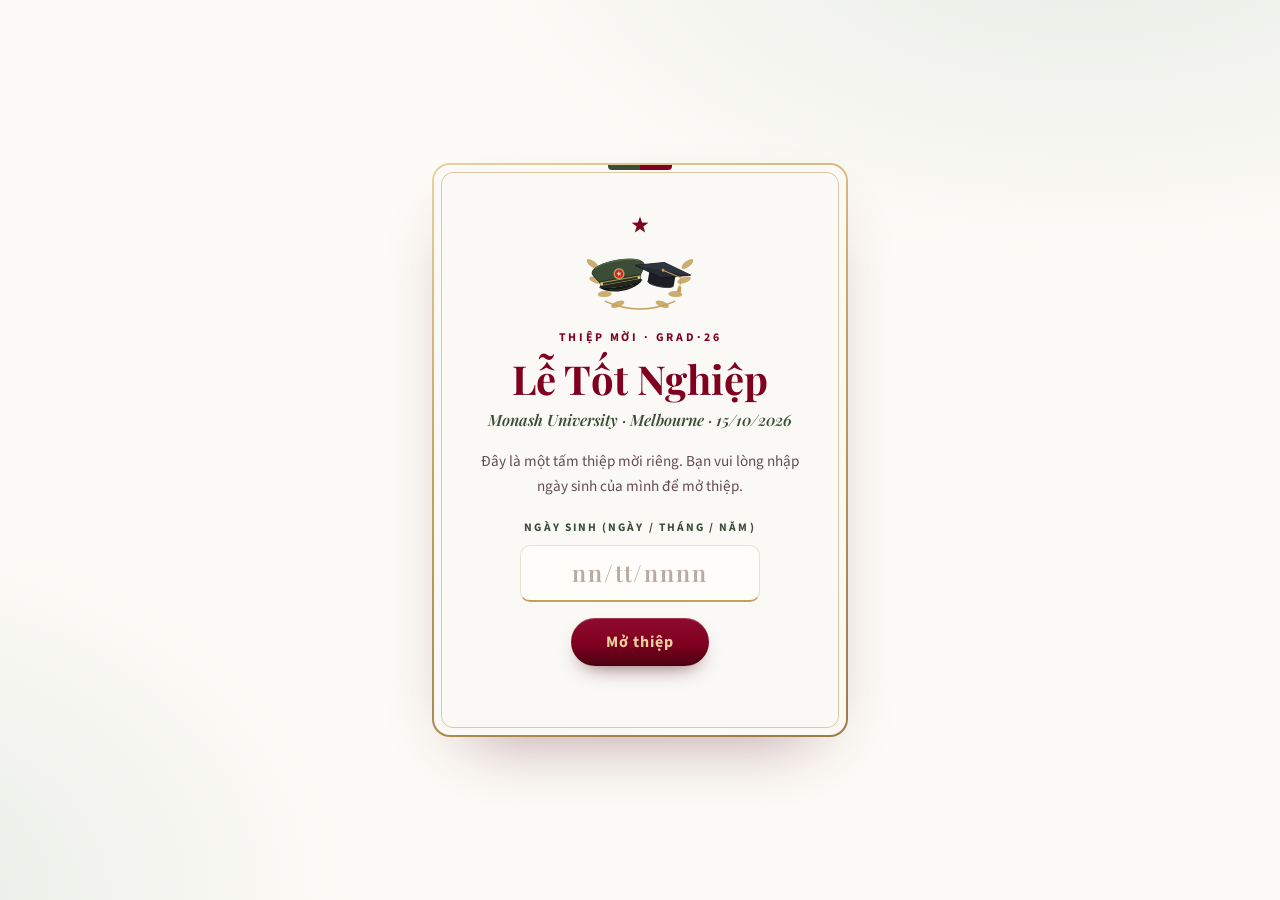
<file: guests/me.html>
<!DOCTYPE html>
<html lang="vi">
<head>
  <meta charset="UTF-8">
  <meta name="viewport" content="width=device-width, initial-scale=1.0, viewport-fit=cover">
  <title>Thiệp mời Lễ Tốt Nghiệp · Monash 2026</title>
</head>
<body>

<!--
  ════════════════════════════════════════════════════════════════════
  THIỆP GỬI MẸ — "Mẹ con mình cùng bay tới ngày tốt nghiệp"
  ════════════════════════════════════════════════════════════════════
  Cách sửa:
   • Mọi câu chữ nhìn thấy trên trang đều nằm thẳng trong phần HTML bên dưới.
     Muốn đổi câu nào thì tìm đúng câu đó và gõ đè lên — không cần sửa JS.
   • Ngày sinh để mở thiệp và các câu báo lỗi nằm trong khối CÀI ĐẶT ngay dưới.
   • Lá thư: tìm dòng có chữ  ✉️ VIẾT THƯ Ở ĐÂY.
   • Xuống dòng trong đoạn văn bằng thẻ <br>.
   • Phần <style> lớn ở CUỐI file là font chữ nhúng — ĐỪNG SỬA.
  ════════════════════════════════════════════════════════════════════
-->

  <!-- ═══ CÀI ĐẶT ═══ -->
  <script>
    // Ngày sinh của Mẹ (dd/mm/yyyy) — nhập đúng ngày này thì thiệp mở ra.
    const NGAY_SINH = '30/10/1975';

    // Câu báo lỗi ở màn khoá (màn khoá dùng giọng thiệp mời trung tính, xưng "bạn").
    const LOI_CHUA_DU = 'Bạn vui lòng nhập đủ ngày, tháng và năm sinh nhé (ví dụ 01/01/1990).';
    const LOI_KHONG_CO = 'Ngày sinh này không tồn tại, bạn kiểm tra lại giúp nhé.';
    const LOI_SAI = 'Ngày sinh chưa đúng rồi. Bạn thử lại nhé!';
  </script>

  <!-- Hình vẽ dùng chung (mũ quân nhân, mũ cử nhân, mèo cuộn tròn, máy bay, ngôi sao) -->
  <svg class="defs" width="0" height="0" aria-hidden="true" focusable="false">
    <defs>
      <!-- Mũ kê-pi quân nhân của Mẹ -->
      <g id="kepi">
        <path d="M-60,-8 C-62,-36 62,-36 60,-8 C58,0 50,8 46,16 L-46,16 C-50,8 -58,0 -60,-8 Z" fill="var(--accent-military)" stroke="var(--accent-military-deep)" stroke-width="2" stroke-linejoin="round"/>
        <path d="M-50,-20 C-28,-31 28,-31 50,-20" fill="none" stroke="#61785A" stroke-width="3" stroke-linecap="round" opacity=".75"/>
        <rect x="-47" y="11" width="94" height="15" rx="3" fill="var(--accent-military-deep)"/>
        <path d="M-46,15 L46,15 M-46,22 L46,22" stroke="var(--accent-gold)" stroke-width="2"/>
        <circle cx="-43" cy="18.5" r="3.2" fill="var(--accent-gold-light)"/>
        <circle cx="43" cy="18.5" r="3.2" fill="var(--accent-gold-light)"/>
        <path d="M-47,22 L47,22 L50,25 C30,34 -30,34 -50,25 Z" fill="#20261E"/>
        <path d="M-50,25 C-30,47 30,47 50,25 C30,33 -30,33 -50,25 Z" fill="#141813"/>
        <path d="M-28,34 C-10,40 10,40 28,34" stroke="#3E473A" stroke-width="1.6" fill="none" stroke-linecap="round"/>
        <circle cx="0" cy="2" r="12.5" fill="var(--accent-gold)"/>
        <circle cx="0" cy="2" r="9.5" fill="#C42A2A"/>
        <polygon points="0,-4.5 1.53,-0.1 6.18,-0.01 2.47,2.8 3.82,7.26 0,4.6 -3.82,7.26 -2.47,2.8 -6.18,-0.01 -1.53,-0.1" fill="var(--accent-gold-light)"/>
      </g>

      <!-- Mũ cử nhân của con -->
      <g id="mortar">
        <path d="M-30,4 L-30,28 C-30,39 30,39 30,28 L30,4 Z" fill="#1C1E24"/>
        <path d="M-30,28 C-30,39 30,39 30,28" fill="none" stroke="#3A3D46" stroke-width="2"/>
        <polygon points="0,-20 64,-2 0,16 -64,-2" fill="#262B34" stroke="#101318" stroke-width="1.8" stroke-linejoin="round"/>
        <polygon points="0,-20 64,-2 0,-1 -64,-2" fill="#323944" opacity=".7"/>
        <circle cx="0" cy="-2" r="3.2" fill="var(--accent-gold)"/>
        <path d="M0,-2 L44,8 L44,30" fill="none" stroke="var(--accent-gold)" stroke-width="2.2" stroke-linecap="round" stroke-linejoin="round"/>
        <path d="M40.5,28 L47.5,28 L49,41 L39,41 Z" fill="var(--accent-gold)"/>
      </g>

      <!-- Bé mèo cuộn tròn ngủ -->
      <g id="cat">
        <ellipse cx="0" cy="18" rx="54" ry="8" fill="#2C1B1F" opacity=".1"/>
        <g class="cat-breathe">
          <path d="M-40,2 C-46,-22 -10,-34 14,-30 C40,-26 50,-6 46,6 C42,17 -30,19 -40,2 Z" fill="#E6A15C" stroke="#B8732E" stroke-width="1.8"/>
          <path d="M2,-31 C5,-24 5,-17 1,-12 M15,-29 C18,-22 17,-15 13,-11 M28,-24 C30,-18 29,-12 25,-8" stroke="#C9813F" stroke-width="2.6" fill="none" stroke-linecap="round"/>
          <path d="M44,4 C42,17 2,21 -22,13" stroke="#B8732E" stroke-width="10" fill="none" stroke-linecap="round"/>
          <path d="M44,4 C42,17 2,21 -22,13" stroke="#EAAA68" stroke-width="6.5" fill="none" stroke-linecap="round"/>
          <ellipse cx="-17" cy="9" rx="8" ry="4.2" fill="#F6CC98" stroke="#B8732E" stroke-width="1.2"/>
          <g transform="translate(-30,-6)">
            <path d="M-15,-5 L-17,-21 L-5,-13 Z" fill="#D4863B" stroke="#B8732E" stroke-width="1.6" stroke-linejoin="round"/>
            <path d="M3,-14 L12,-23 L14,-7 Z" fill="#D4863B" stroke="#B8732E" stroke-width="1.6" stroke-linejoin="round"/>
            <ellipse cx="0" cy="0" rx="17" ry="14" fill="#E6A15C" stroke="#B8732E" stroke-width="1.8"/>
            <path d="M-14,-9 L-15,-17 L-8,-12 Z M5,-12 L10,-18 L11,-9 Z" fill="#F8BBD0"/>
            <path d="M-10,0 Q-7,3 -4,0 M3,0 Q6,3 9,0" stroke="#5B3414" stroke-width="1.5" fill="none" stroke-linecap="round"/>
            <path d="M-1,4.5 L1.6,4.5 L0.3,6.2 Z" fill="#C2185B"/>
            <path d="M-12,5 L-22,4 M-12,8 L-21,10 M12,5 L22,4 M12,8 L21,10" stroke="#8A5A2B" stroke-width=".8" stroke-linecap="round"/>
          </g>
        </g>
        <g class="zzz" fill="var(--ink-soft)">
          <text x="-14" y="-30" font-size="11">z</text>
          <text x="-4" y="-42" font-size="14">z</text>
        </g>
      </g>

      <!-- Máy bay nhỏ (mũi hướng sang phải) -->
      <g id="plane">
        <path d="M-13,-1.8 L8,-1.8 C12.5,-1.8 15,0 12.5,1.8 L-13,1.8 Z" fill="var(--accent)"/>
        <path d="M-1,-1.6 L-7,-12 L-3.5,-12 L5,-1.6 Z M-1,1.6 L-7,12 L-3.5,12 L5,1.6 Z" fill="var(--accent)"/>
        <path d="M-13,-1.6 L-16,-6.5 L-13.5,-6.5 L-9,-1.6 Z" fill="var(--accent)"/>
      </g>

      <!-- Ngôi sao đơn vị (bán kính 1) -->
      <polygon id="star" points="0,-1 .235,-.324 .951,-.309 .38,.124 .588,.809 0,.4 -.588,.809 -.38,.124 -.951,-.309 -.235,-.324"/>

      <!-- Trái tim nhỏ -->
      <path id="heart" d="M0,3 C-4,-2 -9,1 0,9 C9,1 4,-2 0,3 Z"/>
    </defs>
  </svg>

  <!-- ═══ MÀN KHOÁ (giọng thiệp mời trung tính) ═══ -->
  <div id="gate">
    <div class="gate-card" id="gate-card">
      <svg class="gate-emblem" viewBox="0 0 200 128" aria-hidden="true">
        <g fill="var(--accent-gold)" opacity=".85">
          <g transform="rotate(28 100 64)"><ellipse cx="100" cy="118" rx="3.4" ry="8" transform="rotate(40 100 118)"/></g>
          <g transform="rotate(48 100 64)"><ellipse cx="100" cy="118" rx="3.4" ry="8" transform="rotate(40 100 118)"/></g>
          <g transform="rotate(68 100 64)"><ellipse cx="100" cy="118" rx="3.4" ry="8" transform="rotate(40 100 118)"/></g>
          <g transform="rotate(88 100 64)"><ellipse cx="100" cy="118" rx="3.4" ry="8" transform="rotate(40 100 118)"/></g>
          <g transform="rotate(-28 100 64)"><ellipse cx="100" cy="118" rx="3.4" ry="8" transform="rotate(-40 100 118)"/></g>
          <g transform="rotate(-48 100 64)"><ellipse cx="100" cy="118" rx="3.4" ry="8" transform="rotate(-40 100 118)"/></g>
          <g transform="rotate(-68 100 64)"><ellipse cx="100" cy="118" rx="3.4" ry="8" transform="rotate(-40 100 118)"/></g>
          <g transform="rotate(-88 100 64)"><ellipse cx="100" cy="118" rx="3.4" ry="8" transform="rotate(-40 100 118)"/></g>
        </g>
        <path d="M60,108 Q100,126 140,108" fill="none" stroke="var(--accent-gold)" stroke-width="1.6"/>
        <use href="#kepi" transform="translate(76,76) rotate(-10) scale(.5)"/>
        <use href="#mortar" transform="translate(126,74) rotate(10) scale(.5)"/>
        <g class="gate-star"><use href="#star" transform="translate(100,22) scale(10)" fill="var(--accent)"/></g>
      </svg>

      <p class="eyebrow">Thiệp mời · GRAD·26</p>
      <h1 class="gate-title">Lễ Tốt Nghiệp</h1>
      <p class="gate-sub">Monash University · Melbourne · 15/10/2026</p>
      <p class="gate-seal" id="gate-seal">Đây là một tấm thiệp mời riêng. Bạn vui lòng nhập ngày sinh của mình để mở thiệp.</p>

      <form class="gate-form" id="gate-form" novalidate>
        <label for="dob">Ngày sinh (ngày / tháng / năm)</label>
        <input id="dob" name="dob" type="text" inputmode="numeric" autocomplete="bday" placeholder="nn/tt/nnnn" maxlength="10" aria-describedby="gate-error">
        <button type="submit">Mở thiệp</button>
        <p id="gate-error" role="alert" aria-live="polite"></p>
      </form>

      <!-- Chế độ "thư dành riêng" — chỉ hiện khi đến từ letter.html với ?m= đúng -->
      <div id="letter-mode" hidden>
        <p class="lm-line">Thư này dành riêng cho <strong>Mẹ</strong></p>
        <button type="button" id="lm-open">Mở xem</button>
      </div>
    </div>
  </div>

  <canvas id="petals" aria-hidden="true"></canvas>

  <!-- ═══ NỘI DUNG THIỆP (ẩn cho tới khi mở khoá) ═══ -->
  <main id="invite" hidden>

    <!-- Mở đầu -->
    <header class="hero">
      <p class="script">Gửi Mẹ yêu kính của con,</p>
      <h1>Mẹ con mình<br><em>cùng bay</em> tới ngày&nbsp;tốt&nbsp;nghiệp</h1>
      <p class="hero-sub">Lễ Tốt Nghiệp · Monash University - Clayton</p>

      <svg class="hero-art" viewBox="0 0 480 320" role="img" aria-label="Mũ quân nhân của Mẹ và mũ cử nhân của con đặt cạnh nhau, bé mèo cuộn tròn ngủ ở giữa, máy bay bay qua">
        <defs>
          <radialGradient id="heroGlow">
            <stop offset="0" stop-color="#EAD09F" stop-opacity=".75"/>
            <stop offset=".6" stop-color="#EAD09F" stop-opacity=".25"/>
            <stop offset="1" stop-color="#EAD09F" stop-opacity="0"/>
          </radialGradient>
        </defs>
        <circle cx="240" cy="160" r="150" fill="url(#heroGlow)"/>
        <path d="M30,200 C130,40 350,40 450,200" fill="none" stroke="var(--accent-gold)" stroke-width="2" stroke-dasharray="1 8" stroke-linecap="round"/>
        <g>
          <use href="#plane" transform="scale(1.15)"/>
          <animateMotion dur="11s" repeatCount="indefinite" rotate="auto" path="M30,200 C130,40 350,40 450,200"/>
        </g>
        <ellipse cx="240" cy="292" rx="175" ry="10" fill="#2C1B1F" opacity=".07"/>
        <g class="float-l"><use href="#kepi" transform="translate(148,222) rotate(-8) scale(1.1)"/></g>
        <g class="float-r"><use href="#mortar" transform="translate(336,226) rotate(8) scale(1.1)"/></g>
        <use href="#cat" transform="translate(240,282) scale(.95)"/>
      </svg>

      <p class="hero-lede">Hai ghế cạnh nhau, một chặng bay dài sang Melbourne, và một khán phòng nơi con sẽ bước lên nhận bằng — với Mẹ ngồi ngay bên dưới.</p>
      <p class="scroll-cue" aria-hidden="true"><span>Cuộn xuống</span><i></i></p>
    </header>

    <!-- Vé đôi -->
    <section class="scene reveal" aria-labelledby="pass-title">
      <div class="scene-head">
        <span class="scene-no">Tấm vé đôi</span>
        <h2 id="pass-title">Mẹ và con, cùng một chuyến bay</h2>
      </div>

      <div class="pass">
        <div class="pass-main">
          <div class="pass-top">
            <span class="pass-brand"><svg viewBox="-17 -13 32 26" aria-hidden="true"><use href="#plane"/></svg><b>GRAD·26</b></span>
            <span class="pass-kind">Vé đôi · Hạng Gia đình</span>
          </div>

          <div class="pass-route">
            <div class="port">
              <span class="code">SGN</span>
              <span class="city">Sài Gòn</span>
            </div>
            <div class="route-mid" aria-hidden="true">
              <svg viewBox="0 0 200 60">
                <path d="M10,48 Q100,-6 190,48" fill="none" stroke="var(--accent-gold)" stroke-width="1.6" stroke-dasharray="2 5" stroke-linecap="round"/>
                <g>
                  <use href="#plane" transform="scale(.9)"/>
                  <animateMotion dur="6s" repeatCount="indefinite" rotate="auto" path="M10,48 Q100,-6 190,48"/>
                </g>
              </svg>
              <span>bay cùng nhau</span>
            </div>
            <div class="port right">
              <span class="code">MEL</span>
              <span class="city">Melbourne</span>
            </div>
          </div>

          <div class="pax">
            <div class="pax-row">
              <span class="seat">15A</span>
              <div>
                <span class="lbl">Hành khách</span>
                <b>MẸ</b>
                <span class="pax-note">Nữ quân nhân · khách danh dự</span>
              </div>
            </div>
            <div class="pax-row">
              <span class="seat seat-b">15B</span>
              <div>
                <span class="lbl">Hành khách</span>
                <b>CON</b>
                <span class="pax-note">Tân cử nhân · ngồi cạnh Mẹ</span>
              </div>
            </div>
          </div>

          <dl class="pass-grid">
            <div>
              <dt>Ngày</dt>
              <dd>Thứ Năm, 15/10/2026</dd>
            </div>
            <div>
              <dt>Tiệc chào mừng</dt>
              <dd>13:30 – 15:00</dd>
            </div>
            <div>
              <dt>Ổn định chỗ ngồi</dt>
              <dd>15:30</dd>
            </div>
            <div class="wide">
              <dt>Điểm đến</dt>
              <dd>Robert Blackwood Hall, Monash University - Clayton</dd>
            </div>
          </dl>
        </div>

        <div class="pass-stub">
          <span class="lbl">Cuống vé</span>
          <div class="stub-route">SGN <svg viewBox="-17 -13 32 26" aria-hidden="true"><use href="#plane"/></svg> MEL</div>
          <div class="stub-seats"><span>15A</span><svg viewBox="-10 -2 20 12" aria-hidden="true"><use href="#heart" fill="var(--accent)"/></svg><span>15B</span></div>
          <p class="stub-note">Hai ghế cạnh nhau</p>
          <div class="barcode" aria-hidden="true"></div>
          <span class="barcode-num">GRAD26 · ME-CON · 15A15B</span>
        </div>
      </div>
    </section>

    <!-- Chặng 01: Hai ô cửa sổ -->
    <section class="scene scene-window reveal" aria-labelledby="s1-title">
      <div class="scene-head">
        <span class="scene-no">Chặng 01</span>
        <h2 id="s1-title">Hai ô cửa sổ, một bầu trời</h2>
      </div>
      <figure class="art">
        <svg viewBox="0 0 520 300" role="img" aria-label="Hai ô cửa sổ máy bay cạnh nhau, ghế 15A của Mẹ và 15B của con, trời chuyển từ đêm sang bình minh">
          <defs>
            <linearGradient id="wall" x1="0" y1="0" x2="0" y2="1">
              <stop offset="0" stop-color="#F8F3EB"/>
              <stop offset="1" stop-color="#EAE1D3"/>
            </linearGradient>
            <linearGradient id="nightSky" x1="0" y1="0" x2="0" y2="1">
              <stop offset="0" stop-color="#141A2E"/>
              <stop offset=".6" stop-color="#3A2742"/>
              <stop offset="1" stop-color="#6E3550"/>
            </linearGradient>
            <linearGradient id="daySky" x1="0" y1="0" x2="0" y2="1">
              <stop offset="0" stop-color="#9DC2D4"/>
              <stop offset=".55" stop-color="#EBD9C4"/>
              <stop offset="1" stop-color="#F3B784"/>
            </linearGradient>
            <clipPath id="winA"><rect x="105" y="36" width="130" height="180" rx="62"/></clipPath>
            <clipPath id="winB"><rect x="285" y="36" width="130" height="180" rx="62"/></clipPath>
          </defs>
          <rect width="520" height="300" rx="18" fill="url(#wall)"/>
          <path d="M20,248 L500,248" stroke="#DDD2C2" stroke-width="2"/>

          <!-- Cửa sổ của Mẹ (15A) -->
          <g clip-path="url(#winA)">
            <rect x="105" y="36" width="130" height="180" fill="url(#nightSky)"/>
            <g class="stars" fill="#FFF">
              <circle cx="130" cy="70" r="1.2"/><circle cx="160" cy="58" r=".9"/><circle cx="200" cy="80" r="1.3"/>
              <circle cx="182" cy="110" r=".8"/><circle cx="145" cy="120" r="1"/><circle cx="214" cy="128" r=".9"/>
            </g>
            <rect class="sky-day" x="105" y="36" width="130" height="180" fill="url(#daySky)"/>
            <g class="clouds clouds-a" fill="#FFF" opacity=".8">
              <ellipse cx="140" cy="118" rx="18" ry="9"/><ellipse cx="154" cy="112" rx="14" ry="10"/><ellipse cx="168" cy="118" rx="15" ry="8"/>
              <ellipse cx="200" cy="150" rx="13" ry="6"/><ellipse cx="211" cy="146" rx="10" ry="7"/>
            </g>
            <path d="M90,196 C112,184 134,194 156,186 C178,178 204,192 250,184 L250,230 L90,230 Z" fill="#FFF" opacity=".88"/>
            <g class="blind">
              <rect x="105" y="36" width="130" height="180" fill="#EEE5D7"/>
              <rect x="105" y="208" width="130" height="8" fill="#D9CCB8"/>
              <rect x="160" y="202" width="20" height="6" rx="3" fill="#BEAE96"/>
            </g>
          </g>

          <!-- Cửa sổ của con (15B) -->
          <g clip-path="url(#winB)">
            <rect x="285" y="36" width="130" height="180" fill="url(#nightSky)"/>
            <g class="stars" fill="#FFF">
              <circle cx="300" cy="66" r="1"/><circle cx="338" cy="54" r="1.3"/><circle cx="392" cy="74" r=".9"/>
              <circle cx="360" cy="100" r="1.1"/><circle cx="312" cy="116" r=".8"/>
            </g>
            <rect class="sky-day" x="285" y="36" width="130" height="180" fill="url(#daySky)"/>
            <g class="sun">
              <circle cx="372" cy="182" r="30" fill="#FFE2B0" opacity=".45"/>
              <circle cx="372" cy="182" r="15" fill="#FFD597"/>
            </g>
            <g class="clouds clouds-b" fill="#FFF" opacity=".8">
              <ellipse cx="318" cy="132" rx="16" ry="8"/><ellipse cx="331" cy="126" rx="12" ry="9"/><ellipse cx="344" cy="132" rx="14" ry="7"/>
              <ellipse cx="380" cy="96" rx="12" ry="5"/><ellipse cx="390" cy="92" rx="9" ry="6"/>
            </g>
            <path d="M270,194 C296,186 318,196 342,188 C366,180 392,194 430,186 L430,230 L270,230 Z" fill="#FFF" opacity=".88"/>
            <path d="M296,206 L418,170 L420,180 L330,214 Z" fill="#CDD1D7" stroke="#9AA0A8" stroke-width="1.2" stroke-linejoin="round"/>
            <path d="M330,198 L410,174" stroke="#B5BAC2" stroke-width="1"/>
            <g class="blind">
              <rect x="285" y="36" width="130" height="180" fill="#EEE5D7"/>
              <rect x="285" y="208" width="130" height="8" fill="#D9CCB8"/>
              <rect x="340" y="202" width="20" height="6" rx="3" fill="#BEAE96"/>
            </g>
          </g>

          <!-- Khung cửa sổ -->
          <g fill="none">
            <rect x="93" y="24" width="154" height="204" rx="74" stroke="#E2D7C7" stroke-width="2"/>
            <rect x="105" y="36" width="130" height="180" rx="62" stroke="#D8CDBB" stroke-width="13"/>
            <rect x="105" y="36" width="130" height="180" rx="62" stroke="#B5A792" stroke-width="1.4"/>
            <rect x="273" y="24" width="154" height="204" rx="74" stroke="#E2D7C7" stroke-width="2"/>
            <rect x="285" y="36" width="130" height="180" rx="62" stroke="#D8CDBB" stroke-width="13"/>
            <rect x="285" y="36" width="130" height="180" rx="62" stroke="#B5A792" stroke-width="1.4"/>
          </g>

          <!-- Biển ghế -->
          <g transform="translate(170,272)">
            <rect x="-48" y="-15" width="96" height="30" rx="15" fill="var(--accent-military)"/>
            <text y="5" text-anchor="middle" class="t-plaque">15A · Mẹ</text>
          </g>
          <g transform="translate(350,272)">
            <rect x="-48" y="-15" width="96" height="30" rx="15" fill="var(--accent)"/>
            <text y="5" text-anchor="middle" class="t-plaque">15B · Con</text>
          </g>
          <g class="pulse-heart"><use href="#heart" transform="translate(260,262) scale(1.6)" fill="var(--accent-gold)"/></g>
        </svg>

        <svg class="route-strip" viewBox="0 0 520 86" aria-hidden="true">
          <path d="M50,58 Q260,-6 470,58" fill="none" stroke="#DCCFBE" stroke-width="2" stroke-dasharray="2 6" stroke-linecap="round"/>
          <path class="route-draw" pathLength="100" d="M50,58 Q260,-6 470,58" fill="none" stroke="var(--accent-gold)" stroke-width="2.6" stroke-linecap="round"/>
          <circle cx="50" cy="58" r="6" fill="var(--accent-military)"/>
          <circle cx="470" cy="58" r="6" fill="var(--accent)"/>
          <text x="50" y="82" text-anchor="middle" class="t-code">SGN</text>
          <text x="470" y="82" text-anchor="middle" class="t-code">MEL</text>
          <g class="route-plane" id="route-plane">
            <use href="#plane" transform="scale(1.35)"/>
            <animateMotion id="route-motion" begin="indefinite" dur="3.4s" fill="freeze" rotate="auto" path="M50,58 Q260,-6 470,58"/>
          </g>
        </svg>
      </figure>
      <p class="scene-cap">Ghế 15A của Mẹ, ghế 15B của con. Suốt chặng bay dài, chỉ cần quay sang là thấy Mẹ ngay bên cạnh.</p>
    </section>

    <!-- Chặng 02: Vali -->
    <section class="scene scene-case reveal" aria-labelledby="s2-title">
      <div class="scene-head">
        <span class="scene-no">Chặng 02</span>
        <h2 id="s2-title">Vali của hai mẹ con</h2>
      </div>
      <figure class="art">
        <svg viewBox="0 0 520 370" role="img" aria-label="Chiếc vali mở ra: bộ quân phục và mũ quân nhân của Mẹ, áo và mũ cử nhân của con, bé mèo cuộn tròn ngủ ở giữa">
          <ellipse cx="260" cy="336" rx="220" ry="12" fill="#2C1B1F" opacity=".08"/>

          <!-- Nắp vali khi mở -->
          <g class="lid-open">
            <rect x="60" y="28" width="400" height="142" rx="18" fill="var(--accent-deep)"/>
            <rect x="74" y="40" width="372" height="120" rx="10" fill="#EADBC8"/>
            <path d="M92,56 L428,146 M428,56 L92,146" stroke="#CFB896" stroke-width="7" stroke-linecap="round" opacity=".8"/>
            <rect x="214" y="70" width="92" height="62" rx="4" fill="#FFF9F0" stroke="#D9C6A6" transform="rotate(-3 260 101)"/>
            <text x="260" y="98" text-anchor="middle" class="t-note" transform="rotate(-3 260 101)">Mẹ &amp; con</text>
            <text x="260" y="117" text-anchor="middle" class="t-note-s" transform="rotate(-3 260 101)">SGN → MEL</text>
          </g>

          <!-- Thân vali -->
          <rect x="60" y="166" width="400" height="152" rx="18" fill="var(--accent)"/>
          <rect x="74" y="176" width="372" height="130" rx="10" fill="#F5EADD"/>
          <path d="M60,170 L460,170" stroke="var(--accent-gold)" stroke-width="2" opacity=".7"/>
          <path d="M228,318 L228,330 C228,337 292,337 292,330 L292,318" fill="none" stroke="var(--accent-deep)" stroke-width="7" stroke-linecap="round"/>

          <!-- Đồ của Mẹ -->
          <g class="item item-1">
            <rect x="94" y="200" width="132" height="88" rx="8" fill="var(--accent-military)" stroke="var(--accent-military-deep)" stroke-width="2"/>
            <path d="M140,200 L160,228 L180,200" fill="#B4CBB7"/>
            <path d="M150,200 L160,214 L170,200" fill="#1C1E22"/>
            <path d="M118,204 L134,212 L128,222 Z M202,204 L186,212 L192,222 Z" fill="#C42A2A" stroke="var(--accent-gold)" stroke-width=".8"/>
            <circle cx="160" cy="246" r="3.6" fill="var(--accent-gold)"/>
            <circle cx="160" cy="268" r="3.6" fill="var(--accent-gold)"/>
            <rect x="104" y="232" width="26" height="8" fill="#C42A2A" stroke="var(--accent-gold)" stroke-width=".6"/>
          </g>
          <g class="item item-2"><use href="#kepi" transform="translate(160,236) rotate(-6) scale(.6)"/></g>

          <!-- Đồ của con -->
          <g class="item item-3">
            <rect x="294" y="200" width="132" height="88" rx="8" fill="#1C1E24" stroke="#0E1014" stroke-width="2"/>
            <path d="M318,200 C326,236 340,262 360,276 C380,262 394,236 402,200 L388,200 C382,228 372,248 360,258 C348,248 338,228 332,200 Z" fill="var(--accent)"/>
            <path d="M318,200 C326,236 340,262 360,276 C380,262 394,236 402,200" fill="none" stroke="var(--accent-gold)" stroke-width="1.6"/>
          </g>
          <g class="item item-4"><use href="#mortar" transform="translate(362,230) rotate(5) scale(.62)"/></g>

          <!-- Bé mèo -->
          <g class="item item-5"><use href="#cat" transform="translate(262,272) scale(.62)"/></g>

          <!-- Nắp vali khi còn đóng -->
          <g class="lid-closed">
            <rect x="60" y="166" width="400" height="152" rx="18" fill="var(--accent)" stroke="var(--accent-deep)" stroke-width="2"/>
            <path d="M120,182 L120,302 M180,182 L180,302 M240,182 L240,302 M300,182 L300,302 M360,182 L360,302 M400,182 L400,302" stroke="var(--accent-deep)" stroke-width="3" opacity=".35"/>
            <rect x="60" y="166" width="400" height="10" rx="5" fill="var(--accent-deep)" opacity=".5"/>
            <circle cx="260" cy="242" r="16" fill="var(--accent-gold)" opacity=".9"/>
            <use href="#star" transform="translate(260,243) scale(9)" fill="var(--accent)"/>
          </g>

          <!-- Thẻ hành lý -->
          <path d="M292,328 C302,330 310,326 318,322" fill="none" stroke="#9C7C47" stroke-width="1.4"/>
          <g transform="translate(318,306) rotate(-7)">
            <rect x="0" y="0" width="92" height="36" rx="6" fill="#FFF8EE" stroke="var(--accent-gold)" stroke-width="1.4"/>
            <circle cx="9" cy="18" r="3" fill="none" stroke="#9C7C47" stroke-width="1.2"/>
            <text x="52" y="16" text-anchor="middle" class="t-tag">SGN → MEL</text>
            <text x="52" y="29" text-anchor="middle" class="t-tag-s">15A · 15B</text>
          </g>
        </svg>
      </figure>
      <p class="scene-cap">Chiếc mũ quân nhân của Mẹ nằm cạnh chiếc mũ cử nhân của con — còn bé mèo thì cứ cuộn tròn ngủ ở giữa, như cũng muốn đi theo.</p>
    </section>

    <!-- Chặng 03: Khán phòng -->
    <section class="scene scene-hall reveal" aria-labelledby="s3-title">
      <div class="scene-head">
        <span class="scene-no">Chặng 03</span>
        <h2 id="s3-title">Robert Blackwood Hall</h2>
      </div>
      <figure class="art art-dark">
        <svg viewBox="0 0 520 340" role="img" aria-label="Khán phòng lễ tốt nghiệp: con đứng trên sân khấu dưới ánh đèn, Mẹ ngồi ở hàng ghế đầu">
          <defs>
            <linearGradient id="spot" x1="0" y1="0" x2="0" y2="1">
              <stop offset="0" stop-color="#FFF3D6" stop-opacity=".75"/>
              <stop offset="1" stop-color="#FFF3D6" stop-opacity=".06"/>
            </linearGradient>
            <radialGradient id="meGlow">
              <stop offset="0" stop-color="#EAD09F" stop-opacity=".7"/>
              <stop offset="1" stop-color="#EAD09F" stop-opacity="0"/>
            </radialGradient>
          </defs>
          <rect width="520" height="340" fill="#2A1216"/>
          <g stroke="var(--accent-gold)" stroke-width="1" opacity=".16">
            <path d="M40,10 V188 M80,10 V188 M440,10 V188 M480,10 V188"/>
          </g>
          <path d="M112,188 L112,74 Q260,-12 408,74 L408,188 Z" fill="#3A1A20" stroke="var(--accent-gold)" stroke-width="1.5" stroke-opacity=".55"/>
          <path d="M112,188 L112,74 Q140,60 172,48 C160,100 148,150 156,188 Z" fill="var(--accent)"/>
          <path d="M408,188 L408,74 Q380,60 348,48 C360,100 372,150 364,188 Z" fill="var(--accent)"/>
          <rect x="186" y="58" width="148" height="22" rx="3" fill="var(--accent-deep)" stroke="var(--accent-gold)" stroke-width="1"/>
          <text x="260" y="73" text-anchor="middle" class="t-banner">LỄ TỐT NGHIỆP 2026</text>
          <polygon points="90,188 430,188 456,216 64,216" fill="#4A0010"/>
          <path d="M90,188 L430,188" stroke="var(--accent-gold)" stroke-width="2"/>

          <rect class="dim" width="520" height="340" fill="#000"/>

          <g class="spot">
            <polygon points="238,0 282,0 336,190 184,190" fill="url(#spot)"/>
            <ellipse cx="260" cy="190" rx="74" ry="9" fill="#FFF3D6" opacity=".35"/>
          </g>

          <!-- Con trên sân khấu -->
          <g class="grad-fig">
            <path d="M245,134 L275,134 L286,189 L234,189 Z" fill="#1C1E24"/>
            <path d="M250,134 L260,156 L270,134" fill="none" stroke="var(--accent)" stroke-width="4" stroke-linejoin="round"/>
            <path d="M249,134 L260,159 L271,134" fill="none" stroke="var(--accent-gold)" stroke-width="1"/>
            <path d="M273,140 L289,118" stroke="#1C1E24" stroke-width="7" stroke-linecap="round"/>
            <circle cx="260" cy="122" r="10" fill="#2E2125"/>
            <polygon points="260,104 282,110 260,116 238,110" fill="#111317"/>
            <path d="M252,111 L252,117 L268,117 L268,111" fill="#111317"/>
            <path d="M260,110 L277,113 L277,124" fill="none" stroke="var(--accent-gold)" stroke-width="1.4" stroke-linecap="round"/>
          </g>
          <g class="diploma">
            <rect x="282" y="104" width="24" height="8" rx="4" fill="#F4E9DC" transform="rotate(-28 294 108)"/>
            <rect x="291" y="102" width="5" height="12" fill="var(--accent)" transform="rotate(-28 294 108)"/>
          </g>
          <g class="sparkles" fill="var(--accent-gold-light)">
            <use class="sp sp1" href="#star" transform="translate(212,126) scale(5)"/>
            <use class="sp sp2" href="#star" transform="translate(312,94) scale(6)"/>
            <use class="sp sp3" href="#star" transform="translate(320,152) scale(4)"/>
            <use class="sp sp4" href="#star" transform="translate(204,168) scale(4)"/>
          </g>

          <!-- Hàng ghế giữa -->
          <g fill="#3B2026">
            <rect x="27" y="240" width="34" height="24" rx="8"/><rect x="75" y="240" width="34" height="24" rx="8"/>
            <rect x="123" y="240" width="34" height="24" rx="8"/><rect x="171" y="240" width="34" height="24" rx="8"/>
            <rect x="219" y="240" width="34" height="24" rx="8"/><rect x="267" y="240" width="34" height="24" rx="8"/>
            <rect x="315" y="240" width="34" height="24" rx="8"/><rect x="363" y="240" width="34" height="24" rx="8"/>
            <rect x="411" y="240" width="34" height="24" rx="8"/><rect x="459" y="240" width="34" height="24" rx="8"/>
          </g>
          <g fill="#170A0D">
            <circle cx="44" cy="236" r="8"/><circle cx="140" cy="236" r="8"/><circle cx="188" cy="236" r="8"/>
            <circle cx="332" cy="236" r="8"/><circle cx="380" cy="236" r="8"/><circle cx="476" cy="236" r="8"/>
          </g>

          <!-- Hàng ghế đầu, có Mẹ -->
          <ellipse class="me-glow" cx="260" cy="292" rx="46" ry="32" fill="url(#meGlow)"/>
          <g fill="#170A0D">
            <circle cx="36" cy="286" r="11"/><circle cx="92" cy="286" r="11"/><circle cx="204" cy="286" r="11"/>
            <circle cx="316" cy="286" r="11"/><circle cx="428" cy="286" r="11"/><circle cx="484" cy="286" r="11"/>
          </g>
          <path d="M232,306 Q234,289 260,288 Q286,289 288,306 Z" fill="var(--accent-military)" stroke="var(--accent-gold-light)" stroke-width="1.2"/>
          <circle cx="260" cy="266" r="5.5" fill="#5A3540"/>
          <circle cx="260" cy="277" r="12" fill="#5A3540"/>
          <path d="M249,271 A12,12 0 0 1 271,271" fill="none" stroke="var(--accent-gold-light)" stroke-width="2" stroke-linecap="round"/>
          <g fill="#4A262D">
            <rect x="13" y="298" width="46" height="44" rx="12"/><rect x="69" y="298" width="46" height="44" rx="12"/>
            <rect x="125" y="298" width="46" height="44" rx="12"/><rect x="181" y="298" width="46" height="44" rx="12"/>
            <rect x="237" y="298" width="46" height="44" rx="12" fill="#5A2A33" stroke="var(--accent-gold)" stroke-width="1.4"/>
            <rect x="293" y="298" width="46" height="44" rx="12"/><rect x="349" y="298" width="46" height="44" rx="12"/>
            <rect x="405" y="298" width="46" height="44" rx="12"/><rect x="461" y="298" width="46" height="44" rx="12"/>
          </g>

          <g class="me-bubble">
            <g transform="translate(260,236)">
              <rect x="-36" y="-15" width="72" height="27" rx="13.5" fill="var(--accent-gold)"/>
              <path d="M-6,11 L0,19 L6,11 Z" fill="var(--accent-gold)"/>
              <text x="-6" y="4.5" text-anchor="middle" class="t-bubble">Mẹ</text>
              <use href="#heart" transform="translate(17,-4) scale(1)" fill="var(--accent)"/>
            </g>
          </g>
        </svg>
      </figure>
      <p class="scene-cap">Con bước lên sân khấu nhận bằng — và lần này, ở hàng ghế khán phòng, có Mẹ đang nhìn theo.</p>
    </section>

    <!-- Chặng 04: Lời chào -->
    <section class="scene scene-salute reveal" id="scene-salute" aria-labelledby="s4-title">
      <div class="scene-head">
        <span class="scene-no">Chặng 04</span>
        <h2 id="s4-title">Lời chào của một người lính</h2>
      </div>
      <figure class="art">
        <svg viewBox="0 0 520 320" role="img" aria-label="Mũ quân nhân và mũ cử nhân cùng nghiêng mình chào nhau, ngôi sao vàng sáng lên ở giữa">
          <defs>
            <radialGradient id="salGlow">
              <stop offset="0" stop-color="#EAD09F" stop-opacity=".8"/>
              <stop offset="1" stop-color="#EAD09F" stop-opacity="0"/>
            </radialGradient>
          </defs>
          <circle cx="260" cy="140" r="160" fill="url(#salGlow)"/>
          <g class="rays" stroke="var(--accent-gold)" stroke-width="2" stroke-linecap="round" opacity=".55">
            <path d="M260,58 V38 M260,162 V182 M208,110 H188 M312,110 H332 M223,73 L209,59 M297,147 L311,161 M297,73 L311,59 M223,147 L209,161"/>
            <path d="M240,62 L233,44 M280,158 L287,176 M212,90 L194,83 M308,130 L326,137 M280,62 L287,44 M240,158 L233,176 M212,130 L194,137 M308,90 L326,83" stroke-width="1.2"/>
          </g>
          <g class="big-star">
            <circle cx="260" cy="110" r="38" fill="#C42A2A" stroke="var(--accent-gold)" stroke-width="4"/>
            <use href="#star" transform="translate(260,112) scale(26)" fill="var(--accent-gold-light)"/>
          </g>

          <ellipse cx="150" cy="262" rx="70" ry="7" fill="#2C1B1F" opacity=".08"/>
          <ellipse cx="370" cy="262" rx="76" ry="7" fill="#2C1B1F" opacity=".08"/>
          <g class="cap-l"><g class="bow-l"><use href="#kepi" transform="translate(150,206) scale(1.25)"/></g></g>
          <g class="cap-r"><g class="bow-r"><use href="#mortar" transform="translate(370,214) scale(1.25)"/></g></g>

          <g class="ribbon">
            <path d="M130,274 L96,274 L108,291 L96,308 L130,308 Z" fill="var(--accent-deep)"/>
            <path d="M390,274 L424,274 L412,291 L424,308 L390,308 Z" fill="var(--accent-deep)"/>
            <path d="M118,300 L130,308 L130,300 Z M402,300 L390,308 L390,300 Z" fill="#2E000A"/>
            <rect x="118" y="266" width="284" height="34" rx="3" fill="var(--accent)"/>
            <text x="260" y="289" text-anchor="middle" class="t-ribbon">Mẹ ơi, con tốt nghiệp rồi!</text>
          </g>
        </svg>
      </figure>
      <p class="scene-cap">Bao năm qua, Mẹ đứng nghiêm trong sắc áo quân nhân. Hôm ấy, đến lượt con đội mũ cử nhân, đứng thẳng — và chào Mẹ.</p>
      <p class="replay-wrap"><button type="button" class="replay" id="replay-salute">Chào Mẹ thêm lần nữa</button></p>
    </section>

    <!-- Lá thư -->
    <section class="letter reveal" aria-labelledby="letter-title">
      <svg class="seal" viewBox="-40 -40 80 80" aria-hidden="true">
        <circle r="33" fill="var(--accent)" opacity=".35"/>
        <path d="M0,-32 C9,-33 14,-27 21,-25 C28,-21 30,-14 32,-6 C34,3 30,9 28,16 C24,24 17,28 9,31 C1,34 -7,32 -14,29 C-22,26 -28,20 -31,12 C-34,4 -32,-5 -29,-12 C-26,-20 -20,-26 -13,-29 C-8,-31 -4,-32 0,-32 Z" fill="var(--accent)"/>
        <circle r="22" fill="none" stroke="var(--accent-deep)" stroke-width="2"/>
        <use href="#star" transform="translate(0,1.5) scale(14)" fill="var(--accent-gold-light)"/>
      </svg>
      <p class="eyebrow" id="letter-title">Thư con gửi Mẹ</p>

      <!-- ✉️ VIẾT THƯ Ở ĐÂY:
           Thư đã viết rồi — sửa thẳng vào đoạn bên dưới.
           Xuống dòng bằng thẻ <br>. -->
      <p class="letter-body">Gửi Mẹ kính yêu của con,<br><br>Lời đầu tiên, con muốn gửi lời cảm ơn và lòng biết ơn vô hạn tới Mẹ. Lần này Mẹ không chỉ dõi theo con từ xa nữa, mà sẽ ngồi ngay trong khán phòng, nhìn con bước lên nhận bằng. Với con, sự đồng hành âm thầm, tình yêu bao la và sự hy sinh suốt bao năm qua của Mẹ chính là động lực lớn nhất giúp con đi đến ngày hôm nay.<br><br>Con chúc Mẹ thật khỏe, bình an, và hãy luôn giữ gìn sức khỏe để tiếp tục chứng kiến những khoảnh khắc huy hoàng của con và Đạt nhé!</p>
    </section>

    <!-- Lời cuối -->
    <footer class="foot reveal">
      <svg class="foot-emblem" viewBox="0 0 220 90" aria-hidden="true">
        <use href="#kepi" transform="translate(62,48) rotate(-6) scale(.55)"/>
        <use href="#mortar" transform="translate(160,48) rotate(6) scale(.55)"/>
        <use href="#cat" transform="translate(112,74) scale(.4)"/>
      </svg>
      <p class="script">Mẹ luôn là niềm tự hào lớn nhất của cuộc đời con!</p>
      <p class="love"><svg viewBox="-10 -2 20 12" aria-hidden="true"><use href="#heart" fill="var(--accent)"/></svg> Con yêu Mẹ vô bờ bến <svg viewBox="-10 -2 20 12" aria-hidden="true"><use href="#heart" fill="var(--accent)"/></svg></p>
    </footer>
  </main>

  <!-- ══ Từ đây trở xuống là thiết kế & hiệu ứng — không cần sửa để đổi chữ ══ -->
  <style>
  :root {
    color-scheme: light;
    --serif: 'Playfair Display', Georgia, 'Times New Roman', serif;
    --script: 'Charm', cursive;
    --sans: 'Source Sans 3', 'Segoe UI', system-ui, -apple-system, sans-serif;

    /* Bảng màu riêng của Mẹ: rosewood / đỏ đô + xanh quân phục + vàng đồng */
    --ground: #FDFBF7;
    --ground-2: #E8ECE6;
    --card: #FAF9F6;
    --ink: #2C1B1F;
    --ink-soft: #634C51;
    --accent: #800020;
    --accent-deep: #4A0010;
    --accent-military: #3B4D36;
    --accent-military-deep: #253322;
    --accent-gold: #C5A059;
    --accent-gold-light: #EAD09F;
    --line: #E8E1D5;
    --petal-a: rgba(128, 0, 32, 0.15);
    --petal-b: rgba(197, 160, 89, 0.25);
    --leaf: #556B2F;
  }

  * { box-sizing: border-box; }
  html { -webkit-text-size-adjust: 100%; }
  html, body { margin: 0; padding: 0; }
  body {
    font-family: var(--sans);
    font-size: clamp(1rem, 0.95rem + 0.25vw, 1.0625rem);
    line-height: 1.6;
    color: var(--ink);
    background:
      radial-gradient(1100px 600px at 85% -10%, var(--ground-2), transparent 60%),
      radial-gradient(900px 700px at -10% 100%, var(--ground-2), transparent 55%),
      var(--ground);
    background-attachment: fixed;
    min-height: 100vh;
    overflow-x: hidden;
  }
  ::selection { background: var(--accent-gold-light); }
  .defs { position: absolute; width: 0; height: 0; overflow: hidden; }
  svg { display: block; }
  [hidden] { display: none !important; }

  :focus { outline: none; }
  :focus-visible {
    outline: 3px solid var(--accent-gold);
    outline-offset: 3px;
    border-radius: 6px;
  }

  .eyebrow {
    font-size: 0.74rem;
    letter-spacing: 0.24em;
    text-transform: uppercase;
    color: var(--accent);
    margin: 0 0 0.6rem;
    font-weight: 700;
  }
  .script { font-family: var(--script); font-weight: 700; }

  /* ───────── Màn khoá ───────── */
  #gate {
    min-height: 100vh;
    min-height: 100svh;
    display: flex;
    align-items: center;
    justify-content: center;
    padding: clamp(1rem, 4vw, 2rem);
    position: relative;
    z-index: 2;
    transition: opacity 0.7s ease, transform 0.7s ease;
  }
  #gate.leaving { opacity: 0; transform: scale(0.97) translateY(-12px); pointer-events: none; }

  .gate-card {
    position: relative;
    width: 100%;
    max-width: 26rem;
    text-align: center;
    background:
      linear-gradient(var(--card), var(--card)) padding-box,
      linear-gradient(160deg, var(--accent-gold-light), var(--accent-gold) 45%, #9C7C47) border-box;
    border: 2px solid transparent;
    border-radius: 18px;
    padding: clamp(1.6rem, 6vw, 2.6rem) clamp(1.1rem, 5vw, 2.4rem) clamp(1.5rem, 5vw, 2.2rem);
    box-shadow: 0 30px 70px -36px rgba(74, 0, 16, 0.45), 0 2px 0 rgba(255,255,255,.6) inset;
  }
  .gate-card::before {
    content: '';
    position: absolute;
    inset: 7px;
    border: 1px solid rgba(197, 160, 89, 0.55);
    border-radius: 12px;
    pointer-events: none;
  }
  .gate-card::after {
    content: '';
    position: absolute;
    left: 50%; top: 0;
    width: 64px; height: 5px;
    transform: translateX(-50%);
    background: linear-gradient(90deg, var(--accent-military) 0 50%, var(--accent) 50% 100%);
    border-radius: 0 0 4px 4px;
  }
  .gate-emblem { width: min(11rem, 60%); height: auto; margin: 0 auto 0.6rem; }
  .gate-star { transform-box: fill-box; transform-origin: center; animation: twinkle 3.2s ease-in-out infinite; }
  .gate-title {
    font-family: var(--serif);
    font-weight: 700;
    font-size: clamp(1.9rem, 8vw, 2.5rem);
    line-height: 1.1;
    margin: 0 0 0.35rem;
    color: var(--accent);
  }
  .gate-sub {
    margin: 0 0 1.1rem;
    font-family: var(--serif);
    font-style: italic;
    font-weight: 600;
    color: var(--accent-military);
    font-size: 0.98rem;
  }
  .gate-seal, .lm-line {
    font-size: 0.95rem;
    color: var(--ink-soft);
    line-height: 1.6;
    margin: 0 auto 1.3rem;
    max-width: 21rem;
  }
  .lm-line { font-family: var(--serif); font-size: 1.2rem; color: var(--ink); }
  .lm-line strong { color: var(--accent); }
  .gate-form label {
    display: block;
    font-size: 0.72rem;
    letter-spacing: 0.18em;
    text-transform: uppercase;
    color: var(--accent-military);
    font-weight: 700;
    margin-bottom: 0.5rem;
  }
  #dob {
    display: block;
    width: 100%;
    max-width: 15rem;
    margin: 0 auto 1rem;
    padding: 0.7rem 0.8rem;
    font-family: var(--serif);
    font-weight: 600;
    font-size: 1.45rem;
    letter-spacing: 0.12em;
    text-align: center;
    color: var(--ink);
    background: #FFFDF9;
    border: 1.5px solid var(--line);
    border-bottom: 2.5px solid var(--accent-gold);
    border-radius: 10px;
    transition: border-color .2s, box-shadow .2s;
  }
  #dob::placeholder { color: #BBAAA0; letter-spacing: 0.08em; }
  #dob:focus { border-color: var(--accent-gold); box-shadow: 0 0 0 4px rgba(197,160,89,.22); }
  .gate-card button, .replay {
    font-family: var(--sans);
    font-weight: 700;
    font-size: 1rem;
    letter-spacing: 0.06em;
    color: var(--accent-gold-light);
    background: linear-gradient(180deg, #8E0B2C, var(--accent) 55%, var(--accent-deep));
    border: 0;
    border-radius: 999px;
    padding: 0.8rem 2.2rem;
    min-height: 48px;
    cursor: pointer;
    box-shadow: 0 10px 22px -12px rgba(74,0,16,.8), inset 0 1px 0 rgba(255,255,255,.18);
    transition: transform .15s ease, box-shadow .2s;
  }
  .gate-card button:hover, .replay:hover { transform: translateY(-1px); box-shadow: 0 14px 26px -12px rgba(74,0,16,.85), inset 0 1px 0 rgba(255,255,255,.18); }
  .gate-card button:active, .replay:active { transform: translateY(1px); }
  #gate-error {
    min-height: 1.4em;
    margin: 0.9rem 0 0;
    font-size: 0.9rem;
    color: var(--accent);
  }
  .shake { animation: shake 0.5s cubic-bezier(.36,.07,.19,.97); }
  @keyframes shake {
    10%, 90% { transform: translateX(-2px); }
    20%, 80% { transform: translateX(4px); }
    30%, 50%, 70% { transform: translateX(-8px); }
    40%, 60% { transform: translateX(8px); }
  }

  /* ───────── Trang thiệp ───────── */
  #petals { position: fixed; inset: 0; width: 100%; height: 100%; pointer-events: none; z-index: 0; }
  main {
    position: relative;
    z-index: 1;
    max-width: 46rem;
    margin: 0 auto;
    padding: 0 clamp(1rem, 4vw, 2rem) clamp(3rem, 8vw, 5rem);
  }

  .hero {
    text-align: center;
    padding: clamp(2.5rem, 9vw, 5rem) 0 1rem;
    min-height: 100svh;
    display: flex;
    flex-direction: column;
    justify-content: center;
  }
  .hero .script {
    font-size: clamp(1.45rem, 5.5vw, 2rem);
    color: var(--accent);
    margin: 0 0 0.4rem;
    animation: rise 1s ease both;
  }
  .hero h1 {
    font-family: var(--serif);
    font-weight: 700;
    font-size: clamp(2rem, 8.4vw, 3.6rem);
    line-height: 1.08;
    margin: 0 0 0.7rem;
    color: var(--ink);
    animation: rise 1s ease .15s both;
    text-wrap: balance;
  }
  .hero h1 em {
    font-style: italic;
    font-weight: 600;
    color: var(--accent);
    background: linear-gradient(transparent 68%, rgba(234, 208, 159, .7) 68% 92%, transparent 92%);
    padding: 0 .1em;
  }
  .hero-sub {
    margin: 0;
    font-size: 0.78rem;
    letter-spacing: 0.2em;
    text-transform: uppercase;
    font-weight: 700;
    color: var(--accent-military);
    animation: rise 1s ease .3s both;
  }
  .hero-art { width: 100%; max-width: 30rem; height: auto; margin: clamp(0.8rem, 3vw, 1.5rem) auto 0.4rem; animation: rise 1.2s ease .4s both; }
  .hero-lede {
    max-width: 32rem;
    margin: 0 auto;
    color: var(--ink-soft);
    font-size: clamp(1rem, 3.4vw, 1.15rem);
    animation: rise 1s ease .6s both;
  }
  .scroll-cue {
    margin: clamp(1.4rem, 5vw, 2.4rem) 0 0;
    font-size: 0.72rem;
    letter-spacing: .22em;
    text-transform: uppercase;
    color: var(--accent-gold);
    font-weight: 700;
    display: flex; flex-direction: column; align-items: center; gap: .5rem;
  }
  .scroll-cue i { width: 1px; height: 38px; background: linear-gradient(var(--accent-gold), transparent); animation: cue 2s ease-in-out infinite; transform-origin: top; }
  @keyframes cue { 0% { transform: scaleY(0); } 50% { transform: scaleY(1); } 100% { transform: scaleY(1); opacity: 0; } }
  @keyframes rise { from { opacity: 0; transform: translateY(16px); } to { opacity: 1; transform: none; } }

  .float-l { animation: floaty 5.5s ease-in-out infinite; }
  .float-r { animation: floaty 5.5s ease-in-out -2.7s infinite; }
  @keyframes floaty { 0%, 100% { transform: translateY(0); } 50% { transform: translateY(-7px); } }
  .cat-breathe { transform-box: fill-box; transform-origin: 50% 100%; animation: breathe 3.6s ease-in-out infinite; }
  @keyframes breathe { 0%, 100% { transform: scale(1, 1); } 50% { transform: scale(1.015, 1.05); } }
  .zzz text { font-family: var(--serif); font-style: italic; font-weight: 600; animation: zz 3.6s ease-in-out infinite; }
  .zzz text + text { animation-delay: 1.2s; }
  @keyframes zz { 0% { opacity: 0; transform: translate(0, 4px); } 40% { opacity: .8; } 100% { opacity: 0; transform: translate(6px, -8px); } }

  /* Khung cảnh chung */
  .scene { margin: clamp(3.5rem, 11vw, 6.5rem) 0; }
  .scene-head { text-align: center; margin-bottom: clamp(1rem, 3.5vw, 1.6rem); }
  .scene-no {
    display: inline-flex;
    align-items: center;
    gap: .7rem;
    font-size: 0.74rem;
    letter-spacing: 0.24em;
    text-transform: uppercase;
    font-weight: 700;
    color: var(--accent-military);
  }
  .scene-no::before, .scene-no::after { content: ''; width: 1.6rem; height: 1px; background: var(--accent-gold); }
  .scene-head h2 {
    font-family: var(--serif);
    font-weight: 700;
    font-size: clamp(1.55rem, 6vw, 2.3rem);
    line-height: 1.15;
    margin: .45rem 0 0;
    color: var(--ink);
    text-wrap: balance;
  }
  .art {
    margin: 0;
    background: var(--card);
    border: 1px solid var(--line);
    border-radius: 22px;
    padding: clamp(0.5rem, 2.4vw, 1.1rem);
    box-shadow: 0 34px 60px -42px rgba(74, 0, 16, 0.45);
    overflow: hidden;
  }
  .art svg { width: 100%; height: auto; }
  .art-dark { background: #2A1216; border-color: #3E1E24; padding: 0; }
  .scene-cap {
    max-width: 34rem;
    margin: clamp(1rem, 3.5vw, 1.4rem) auto 0;
    text-align: center;
    color: var(--ink-soft);
    font-size: clamp(1rem, 3.3vw, 1.1rem);
    line-height: 1.65;
  }

  .reveal { opacity: 0; transform: translateY(28px); transition: opacity .9s ease, transform 1s cubic-bezier(.2,.7,.2,1); }
  .reveal.inview { opacity: 1; transform: none; }

  /* SVG text */
  .t-plaque { font-family: var(--sans); font-weight: 700; font-size: 13px; letter-spacing: .06em; fill: var(--accent-gold-light); }
  .t-code { font-family: var(--serif); font-weight: 700; font-size: 15px; letter-spacing: .12em; fill: var(--ink); }
  .t-note { font-family: var(--script); font-weight: 700; font-size: 19px; fill: var(--accent); }
  .t-note-s { font-family: var(--sans); font-weight: 700; font-size: 10px; letter-spacing: .14em; fill: var(--accent-military); }
  .t-tag { font-family: var(--sans); font-weight: 700; font-size: 11.5px; letter-spacing: .06em; fill: var(--ink); }
  .t-tag-s { font-family: var(--sans); font-weight: 600; font-size: 9.5px; letter-spacing: .14em; fill: var(--accent); }
  .t-banner { font-family: var(--sans); font-weight: 700; font-size: 10.5px; letter-spacing: .2em; fill: var(--accent-gold-light); }
  .t-bubble { font-family: var(--serif); font-weight: 700; font-size: 14px; fill: var(--accent-deep); }
  .t-ribbon { font-family: var(--serif); font-style: italic; font-weight: 600; font-size: 18px; fill: var(--accent-gold-light); }

  /* ───────── Vé đôi ───────── */
  .pass {
    --stub: 12.5rem;
    position: relative;
    display: grid;
    grid-template-columns: 1fr var(--stub);
    background: var(--card);
    border: 1px solid var(--line);
    border-radius: 20px;
    overflow: hidden;
    box-shadow: 0 34px 60px -40px rgba(74, 0, 16, 0.5);
    transform: perspective(900px) rotateX(10deg) translateY(10px);
    transform-origin: 50% 0;
    transition: transform 1.2s cubic-bezier(.2,.7,.2,1) .15s;
  }
  .inview .pass { transform: none; }
  .pass::before {
    content: '';
    position: absolute;
    left: 0; right: 0; top: 0;
    height: 6px;
    background: linear-gradient(90deg, var(--accent-military) 0 33%, var(--accent-gold) 33% 66%, var(--accent) 66%);
  }
  .pass-main { padding: clamp(1.1rem, 4vw, 1.8rem); padding-top: clamp(1.4rem, 4vw, 2rem); min-width: 0; }
  .pass-top { display: flex; justify-content: space-between; align-items: center; gap: .6rem; flex-wrap: wrap; }
  .pass-brand { display: inline-flex; align-items: center; gap: .45rem; }
  .pass-brand svg { width: 28px; height: 22px; }
  .pass-brand b {
    font-family: var(--serif);
    font-size: 1.15rem;
    letter-spacing: .08em;
    background: linear-gradient(100deg, var(--accent) 0 35%, #E7C27A 45%, var(--accent) 55% 100%);
    background-size: 300% 100%;
    background-position: 100% 0;
    -webkit-background-clip: text;
    background-clip: text;
    color: transparent;
    animation: foil 5s ease-in-out infinite;
  }
  @keyframes foil { 0%, 30% { background-position: 100% 0; } 70%, 100% { background-position: 0 0; } }
  .pass-kind {
    font-size: .7rem;
    letter-spacing: .16em;
    text-transform: uppercase;
    font-weight: 700;
    color: var(--accent-military);
    border: 1px solid rgba(59,77,54,.35);
    padding: .25rem .6rem;
    border-radius: 999px;
  }
  .pass-route { display: grid; grid-template-columns: auto 1fr auto; align-items: end; gap: .6rem; margin: 1.1rem 0 1rem; }
  .port { display: flex; flex-direction: column; }
  .port.right { text-align: right; }
  .code { font-family: var(--serif); font-weight: 700; font-size: clamp(2rem, 9vw, 3rem); line-height: 1; color: var(--ink); letter-spacing: .02em; }
  .city { font-size: .8rem; color: var(--ink-soft); margin-top: .25rem; }
  .route-mid { text-align: center; padding-bottom: .4rem; min-width: 0; }
  .route-mid svg { width: 100%; max-width: 12rem; height: auto; margin: 0 auto; }
  .route-mid span { font-family: var(--script); font-weight: 700; color: var(--accent); font-size: 1.05rem; }

  .pax { display: grid; grid-template-columns: 1fr 1fr; gap: .7rem; padding: 1rem 0; border-top: 1px dashed #D9CDBB; border-bottom: 1px dashed #D9CDBB; }
  .pax-row { display: flex; gap: .7rem; align-items: center; min-width: 0; }
  .pax-row > div { display: flex; flex-direction: column; min-width: 0; }
  .seat {
    flex: none;
    width: 3.1rem; height: 3.1rem;
    display: grid; place-items: center;
    border-radius: 12px 12px 8px 8px;
    background: var(--accent-military);
    color: var(--accent-gold-light);
    font-family: var(--serif);
    font-weight: 700;
    font-size: 1.05rem;
    box-shadow: inset 0 -6px 0 rgba(0,0,0,.18);
  }
  .seat-b { background: var(--accent); }
  .lbl { font-size: .66rem; letter-spacing: .18em; text-transform: uppercase; color: #9A8580; font-weight: 700; }
  .pax-row b { font-family: var(--serif); font-size: 1.35rem; line-height: 1.15; color: var(--ink); }
  .pax-note { font-size: .82rem; color: var(--ink-soft); line-height: 1.35; }

  .pass-grid { display: grid; grid-template-columns: 1.5fr 1fr 1fr; gap: .9rem 1rem; margin: 1rem 0 0; }
  .pass-grid .wide { grid-column: 1 / -1; }
  .pass-grid dt { font-size: .66rem; letter-spacing: .18em; text-transform: uppercase; color: #9A8580; font-weight: 700; }
  .pass-grid dd { margin: .15rem 0 0; font-family: var(--serif); font-weight: 600; font-size: 1.05rem; line-height: 1.3; color: var(--ink); }
  .pass-grid .wide dd { color: var(--accent); font-size: 1.12rem; }

  .pass-stub {
    position: relative;
    border-left: 2px dashed #D9CDBB;
    background: linear-gradient(180deg, #F6F0E6, #F1E8DA);
    padding: clamp(1.3rem, 4vw, 1.8rem) 1.1rem 1.2rem;
    display: flex; flex-direction: column; align-items: center; text-align: center; gap: .35rem;
  }
  .pass-stub::before, .pass-stub::after {
    content: '';
    position: absolute;
    left: -13px;
    width: 24px; height: 24px;
    border-radius: 50%;
    background: var(--ground);
    border: 1px solid var(--line);
  }
  .pass-stub::before { top: -13px; }
  .pass-stub::after { bottom: -13px; }
  .stub-route { display: flex; align-items: center; gap: .4rem; font-family: var(--serif); font-weight: 700; font-size: 1.4rem; color: var(--ink); }
  .stub-route svg { width: 26px; height: 20px; }
  .stub-seats { display: flex; align-items: center; gap: .45rem; font-family: var(--serif); font-weight: 700; color: var(--accent-military); font-size: 1.1rem; }
  .stub-seats svg { width: 18px; height: 12px; }
  .stub-note { margin: 0; font-family: var(--script); font-weight: 700; color: var(--accent); font-size: 1.15rem; }
  .barcode {
    width: 100%;
    max-width: 10rem;
    height: 44px;
    margin-top: .3rem;
    background: repeating-linear-gradient(90deg,
      var(--ink) 0 2px, transparent 2px 4px, var(--ink) 4px 5px, transparent 5px 8px,
      var(--ink) 8px 11px, transparent 11px 12px, var(--ink) 12px 13px, transparent 13px 16px,
      var(--ink) 16px 17px, transparent 17px 19px, var(--ink) 19px 22px, transparent 22px 25px);
    opacity: .85;
  }
  .barcode-num { font-size: .64rem; letter-spacing: .14em; color: var(--ink-soft); font-weight: 600; }

  /* ───────── Chặng 01: cửa sổ ───────── */
  .blind { transition: transform 1.8s cubic-bezier(.6,0,.2,1) .4s; }
  .inview .blind { transform: translateY(-166px); }
  .sky-day { opacity: 0; transition: opacity 5s ease 1.6s; }
  .inview .sky-day { opacity: 1; }
  .stars { transition: opacity 3s ease 1.6s; }
  .inview .stars { opacity: 0; }
  .sun { transform: translateY(70px); transition: transform 5.5s cubic-bezier(.2,.6,.3,1) 1.8s; }
  .inview .sun { transform: none; }
  .clouds-a { animation: drift 16s ease-in-out infinite alternate; }
  .clouds-b { animation: drift 19s ease-in-out -6s infinite alternate-reverse; }
  @keyframes drift { from { transform: translateX(-34px); } to { transform: translateX(34px); } }
  .pulse-heart { transform-box: fill-box; transform-origin: center; animation: beat 1.8s ease-in-out infinite; }
  @keyframes beat { 0%, 100% { transform: scale(1); } 15% { transform: scale(1.18); } 30% { transform: scale(1); } 45% { transform: scale(1.12); } }
  .route-strip { margin-top: .4rem; }
  .route-draw { stroke-dasharray: 100; stroke-dashoffset: 100; transition: stroke-dashoffset 3.4s linear 1s; }
  .inview .route-draw { stroke-dashoffset: 0; }
  .route-plane { opacity: 0; transition: opacity .3s ease 1s; }
  .inview .route-plane { opacity: 1; }

  /* ───────── Chặng 02: vali ───────── */
  .lid-closed { transform-box: view-box; transform-origin: 260px 166px; transition: transform .5s cubic-bezier(.5,0,.8,.4) .5s; }
  .inview .lid-closed { transform: scaleY(0); }
  .lid-open { transform-box: view-box; transform-origin: 260px 170px; transform: scaleY(0); transition: transform .7s cubic-bezier(.2,.8,.3,1.15) 1s; }
  .inview .lid-open { transform: scaleY(1); }
  .item { opacity: 0; transform: translateY(-26px); transition: opacity .5s ease, transform .7s cubic-bezier(.3,1.5,.5,1); }
  .inview .item { opacity: 1; transform: none; }
  .inview .item-1 { transition-delay: 1.5s; }
  .inview .item-2 { transition-delay: 1.75s; }
  .inview .item-3 { transition-delay: 1.65s; }
  .inview .item-4 { transition-delay: 1.9s; }
  .inview .item-5 { transition-delay: 2.3s; }

  /* ───────── Chặng 03: khán phòng ───────── */
  .dim { opacity: 0; transition: opacity 1.2s ease .3s; }
  .inview .dim { opacity: .32; }
  .spot { opacity: 0; transition: opacity 1s ease 1.3s; }
  .inview .spot { opacity: 1; }
  .grad-fig { opacity: 0; transform: translateX(-44px); transition: opacity 1s ease 1.7s, transform 1.4s cubic-bezier(.2,.7,.2,1) 1.7s; }
  .inview .grad-fig { opacity: 1; transform: none; }
  .diploma { opacity: 0; transform-box: fill-box; transform-origin: center; transform: scale(.3); transition: opacity .4s ease 3s, transform .6s cubic-bezier(.3,1.7,.5,1) 3s; }
  .inview .diploma { opacity: 1; transform: none; }
  .me-bubble { opacity: 0; transform: translateY(10px); transition: opacity .6s ease 3.5s, transform .7s cubic-bezier(.3,1.6,.5,1) 3.5s; }
  .inview .me-bubble { opacity: 1; transform: none; }
  .me-glow { opacity: 0; transition: opacity 1s ease 3.4s; }
  .inview .me-glow { opacity: 1; animation: glow 3s ease-in-out 4.4s infinite; }
  @keyframes glow { 0%, 100% { opacity: 1; } 50% { opacity: .55; } }
  .sp { opacity: 0; transform-box: fill-box; transform-origin: center; }
  .inview .sp { animation: twinkle 2.6s ease-in-out infinite; }
  .inview .sp1 { animation-delay: 3.2s; }
  .inview .sp2 { animation-delay: 3.7s; }
  .inview .sp3 { animation-delay: 4.1s; }
  .inview .sp4 { animation-delay: 4.5s; }
  @keyframes twinkle { 0%, 100% { opacity: .15; transform: scale(.6) rotate(0deg); } 50% { opacity: 1; transform: scale(1.1) rotate(20deg); } }

  /* ───────── Chặng 04: lời chào ───────── */
  .cap-l, .cap-r { opacity: 0; transition: opacity .7s ease .2s, transform 1.1s cubic-bezier(.2,.8,.2,1) .2s; }
  .cap-l { transform: translateX(-46px); }
  .cap-r { transform: translateX(46px); }
  .inview .cap-l, .inview .cap-r { opacity: 1; transform: none; }
  .bow-l, .bow-r { transform-box: fill-box; transform-origin: 50% 100%; }
  .inview .bow-l { animation: bowL 1.8s ease-in-out 1.4s both; }
  .inview .bow-r { animation: bowR 1.8s ease-in-out 1.55s both; }
  @keyframes bowL { 0%, 100% { transform: rotate(0); } 35%, 62% { transform: rotate(13deg) translateY(4px); } }
  @keyframes bowR { 0%, 100% { transform: rotate(0); } 35%, 62% { transform: rotate(-13deg) translateY(4px); } }
  .big-star { opacity: 0; transform-box: fill-box; transform-origin: center; transform: translateY(46px) scale(.3); transition: opacity .6s ease 2.4s, transform 1s cubic-bezier(.3,1.5,.5,1) 2.4s; }
  .inview .big-star { opacity: 1; transform: none; }
  .rays { opacity: 0; transform-box: view-box; transform-origin: 260px 110px; transition: opacity 1s ease 2.9s; }
  .inview .rays { opacity: .55; animation: spin 40s linear 2.9s infinite; }
  @keyframes spin { to { transform: rotate(360deg); } }
  .ribbon { opacity: 0; transform-box: fill-box; transform-origin: center; transform: scaleX(.4); transition: opacity .5s ease 3.3s, transform .8s cubic-bezier(.2,.9,.3,1.2) 3.3s; }
  .inview .ribbon { opacity: 1; transform: none; }
  .replay-wrap { text-align: center; margin: 1.2rem 0 0; }
  .replay { font-size: .92rem; padding: .7rem 1.6rem; }
  .noanim, .noanim * { transition: none !important; animation: none !important; }

  /* ───────── Lá thư ───────── */
  .letter {
    position: relative;
    margin: clamp(4rem, 12vw, 7rem) 0 0;
    padding: clamp(2.6rem, 8vw, 3.6rem) clamp(1.2rem, 6vw, 3.2rem) clamp(2rem, 6vw, 3rem);
    background:
      linear-gradient(var(--card), var(--card)) padding-box,
      linear-gradient(160deg, var(--accent-gold-light), var(--accent-gold) 50%, #9C7C47) border-box;
    border: 2px solid transparent;
    border-radius: 6px;
    box-shadow: 0 40px 70px -46px rgba(74, 0, 16, 0.55);
    text-align: center;
  }
  .letter::before {
    content: '';
    position: absolute;
    inset: 8px;
    border: 1px solid rgba(197, 160, 89, .45);
    pointer-events: none;
  }
  .seal {
    position: absolute;
    top: 0; left: 50%;
    width: 74px; height: 74px;
    transform: translate(-50%, -50%) scale(1.7) rotate(-25deg);
    opacity: 0;
    transition: transform .55s cubic-bezier(.5,1.6,.6,1) .5s, opacity .3s ease .5s;
    filter: drop-shadow(0 6px 8px rgba(74, 0, 16, .35));
  }
  .letter.inview .seal { transform: translate(-50%, -50%); opacity: 1; }
  .letter .eyebrow { margin-top: .4rem; }
  .letter-body {
    text-align: left;
    margin: 1rem auto 0;
    max-width: 34rem;
    font-family: var(--serif);
    font-weight: 400;
    font-size: clamp(1.05rem, 3.6vw, 1.2rem);
    line-height: 1.85;
    color: var(--ink);
  }
  .letter-body.placeholder { font-style: italic; color: var(--ink-soft); }

  .foot { text-align: center; padding: clamp(3rem, 9vw, 4.5rem) 0 1rem; }
  .foot-emblem { width: min(13rem, 70%); height: auto; margin: 0 auto .6rem; }
  .foot .script { font-size: clamp(1.35rem, 5.4vw, 1.9rem); color: var(--accent); margin: 0 0 .5rem; line-height: 1.35; }
  .love { display: inline-flex; align-items: center; gap: .5rem; margin: 0; font-weight: 700; letter-spacing: .08em; color: var(--accent-military); }
  .love svg { width: 18px; height: 12px; }

  /* ───────── Màn hình nhỏ ───────── */
  @media (max-width: 640px) {
    .pass { grid-template-columns: 1fr; }
    .pass-stub { border-left: 0; border-top: 2px dashed #D9CDBB; flex-direction: row; flex-wrap: wrap; justify-content: center; column-gap: 1rem; }
    .pass-stub::before { top: -13px; left: -13px; }
    .pass-stub::after { top: -13px; bottom: auto; left: auto; right: -13px; }
    .pass-stub .lbl { width: 100%; }
    .stub-note { width: 100%; }
    .pass-grid { grid-template-columns: 1fr 1fr; }
  }
  @media (max-width: 440px) {
    .pax { grid-template-columns: 1fr; }
    .pass-route { gap: .3rem; }
    .route-mid span { font-size: .9rem; }
    .pass-grid { grid-template-columns: 1fr; }
    .gate-card button { width: 100%; padding-left: 1rem; padding-right: 1rem; }
  }

  @media (prefers-reduced-motion: reduce) {
    *, *::before, *::after {
      animation-duration: .001ms !important;
      animation-iteration-count: 1 !important;
      animation-delay: 0s !important;
      transition-duration: .001ms !important;
      transition-delay: 0s !important;
      scroll-behavior: auto !important;
    }
    .zzz text, .sp { opacity: .8; }
  }
  </style>

  <script>
  (function () {
    var norm = function (s) { return String(s).replace(/\D/g, ''); };
    var reduce = window.matchMedia('(prefers-reduced-motion: reduce)').matches;

    var gate = document.getElementById('gate');
    var card = document.getElementById('gate-card');
    var form = document.getElementById('gate-form');
    var dob = document.getElementById('dob');
    var errEl = document.getElementById('gate-error');
    var invite = document.getElementById('invite');

    if (reduce) document.querySelectorAll('svg').forEach(function (s) { if (s.pauseAnimations) s.pauseAnimations(); });

    // Tự thêm dấu "/" khi gõ ngày sinh
    dob.addEventListener('input', function () {
      var d = dob.value.replace(/\D/g, '').slice(0, 8);
      var out = d.slice(0, 2);
      if (d.length > 2) out += '/' + d.slice(2, 4);
      if (d.length > 4) out += '/' + d.slice(4);
      dob.value = out;
      errEl.textContent = '';
    });

    function fail(msg) {
      errEl.textContent = msg;
      card.classList.remove('shake');
      void card.offsetWidth;
      card.classList.add('shake');
    }

    form.addEventListener('submit', function (ev) {
      ev.preventDefault();
      var d = norm(dob.value);
      if (d.length !== 8) return fail(LOI_CHUA_DU);
      var dd = +d.slice(0, 2), mm = +d.slice(2, 4), yy = +d.slice(4);
      var t = new Date(yy, mm - 1, dd);
      if (t.getFullYear() !== yy || t.getMonth() !== mm - 1 || t.getDate() !== dd) return fail(LOI_KHONG_CO);
      if (d !== norm(NGAY_SINH)) return fail(LOI_SAI);
      openInvite();
    });

    var opened = false;
    function openInvite() {
      if (opened) return;
      opened = true;
      gate.classList.add('leaving');
      setTimeout(function () {
        gate.remove();
        invite.hidden = false;
        window.scrollTo(0, 0);
        watchReveals();
        if (!reduce) startPetals();
      }, reduce ? 0 : 700);
    }

    // Đến từ letter.html với ?m= đúng ngày sinh → hiện "Thư này dành riêng cho Mẹ"
    var m = new URLSearchParams(location.search).get('m');
    if (m && norm(m) === norm(NGAY_SINH)) {
      form.hidden = true;
      document.getElementById('gate-seal').hidden = true;
      document.getElementById('letter-mode').hidden = false;
    }
    document.getElementById('lm-open').addEventListener('click', openInvite);

    // Hiện từng cảnh khi cuộn tới
    function watchReveals() {
      var els = document.querySelectorAll('.reveal');
      if (!('IntersectionObserver' in window)) { els.forEach(show); return; }
      var io = new IntersectionObserver(function (entries) {
        entries.forEach(function (e) {
          if (e.isIntersecting) { show(e.target); io.unobserve(e.target); }
        });
      }, { threshold: 0.22, rootMargin: '0px 0px -8% 0px' });
      els.forEach(function (el) { io.observe(el); });
    }
    function show(el) {
      el.classList.add('inview');
      if (el.classList.contains('scene-window')) flyRoute();
    }

    var routePlane = document.getElementById('route-plane');
    var routeMotion = document.getElementById('route-motion');
    function flyRoute() {
      if (reduce || !routeMotion || !routeMotion.beginElement) {
        routePlane.setAttribute('transform', 'translate(470,58) rotate(17)');
        return;
      }
      setTimeout(function () { routeMotion.beginElement(); }, 1000);
    }

    // Nút "Chào Mẹ thêm lần nữa"
    var salute = document.getElementById('scene-salute');
    document.getElementById('replay-salute').addEventListener('click', function () {
      salute.classList.add('noanim');
      salute.classList.remove('inview');
      void salute.offsetWidth;
      salute.classList.remove('noanim');
      salute.classList.add('inview');
    });

    // Cánh hoa đỏ đô, vàng đồng rơi nhẹ
    function startPetals() {
      var cv = document.getElementById('petals');
      var ctx = cv.getContext('2d');
      if (!ctx) return;
      var w, h, dpr;
      function size() {
        dpr = Math.min(window.devicePixelRatio || 1, 2);
        w = cv.width = Math.round(window.innerWidth * dpr);
        h = cv.height = Math.round(window.innerHeight * dpr);
      }
      size();
      window.addEventListener('resize', size);
      var cols = ['rgba(128,0,32,.20)', 'rgba(197,160,89,.36)', 'rgba(59,77,54,.16)', 'rgba(128,0,32,.12)'];
      function mk(init) {
        return {
          x: Math.random() * w, y: init ? Math.random() * h : -24 * dpr,
          r: (4 + Math.random() * 6) * dpr, vy: (0.25 + Math.random() * 0.45) * dpr,
          sw: Math.random() * 6.28, sp: 0.008 + Math.random() * 0.018,
          rot: Math.random() * 6.28, vr: (Math.random() - 0.5) * 0.02,
          c: cols[(Math.random() * cols.length) | 0]
        };
      }
      var n = window.innerWidth < 600 ? 12 : 22;
      var ps = [];
      for (var i = 0; i < n; i++) ps.push(mk(true));
      function frame() {
        if (!document.hidden) {
          ctx.clearRect(0, 0, w, h);
          ps.forEach(function (p) {
            p.y += p.vy; p.sw += p.sp; p.x += Math.sin(p.sw) * 0.45 * dpr; p.rot += p.vr;
            if (p.y > h + 24 * dpr) Object.assign(p, mk(false));
            ctx.save();
            ctx.translate(p.x, p.y);
            ctx.rotate(p.rot + Math.sin(p.sw) * 0.4);
            ctx.fillStyle = p.c;
            ctx.beginPath();
            ctx.moveTo(0, -p.r);
            ctx.bezierCurveTo(p.r * 0.9, -p.r * 0.6, p.r * 0.7, p.r * 0.7, 0, p.r);
            ctx.bezierCurveTo(-p.r * 0.7, p.r * 0.7, -p.r * 0.9, -p.r * 0.6, 0, -p.r);
            ctx.fill();
            ctx.restore();
          });
        }
        requestAnimationFrame(frame);
      }
      frame();
    }
  })();
  </script>

  <!-- ══════════ ĐỪNG SỬA — Font chữ nhúng (Charm, Playfair Display, Source Sans 3; có bộ chữ tiếng Việt) ══════════ -->
  <style>
/* vietnamese */
@font-face {
  font-family: 'Charm';
  font-style: normal;
  font-weight: 700;
  font-display: swap;
  src: url([data-uri]) format('woff2');
  unicode-range: U+0102-0103, U+0110-0111, U+0128-0129, U+0168-0169, U+01A0-01A1, U+01AF-01B0, U+0300-0301, U+0303-0304, U+0308-0309, U+0323, U+0329, U+1EA0-1EF9, U+20AB;
}
/* latin */
@font-face {
  font-family: 'Charm';
  font-style: normal;
  font-weight: 700;
  font-display: swap;
  src: url([data-uri]) format('woff2');
  unicode-range: U+0000-00FF, U+0131, U+0152-0153, U+02BB-02BC, U+02C6, U+02DA, U+02DC, U+0304, U+0308, U+0329, U+2000-206F, U+20AC, U+2122, U+2191, U+2193, U+2212, U+2215, U+FEFF, U+FFFD;
}
/* vietnamese */
@font-face {
  font-family: 'Playfair Display';
  font-style: italic;
  font-weight: 600;
  font-display: swap;
  src: url([data-uri]) format('woff2');
  unicode-range: U+0102-0103, U+0110-0111, U+0128-0129, U+0168-0169, U+01A0-01A1, U+01AF-01B0, U+0300-0301, U+0303-0304, U+0308-0309, U+0323, U+0329, U+1EA0-1EF9, U+20AB;
}
/* latin */
@font-face {
  font-family: 'Playfair Display';
  font-style: italic;
  font-weight: 600;
  font-display: swap;
  src: url([data-uri]) format('woff2');
  unicode-range: U+0000-00FF, U+0131, U+0152-0153, U+02BB-02BC, U+02C6, U+02DA, U+02DC, U+0304, U+0308, U+0329, U+2000-206F, U+20AC, U+2122, U+2191, U+2193, U+2212, U+2215, U+FEFF, U+FFFD;
}
/* vietnamese */
@font-face {
  font-family: 'Playfair Display';
  font-style: normal;
  font-weight: 400 900;
  font-display: swap;
  src: url([data-uri]) format('woff2');
  unicode-range: U+0102-0103, U+0110-0111, U+0128-0129, U+0168-0169, U+01A0-01A1, U+01AF-01B0, U+0300-0301, U+0303-0304, U+0308-0309, U+0323, U+0329, U+1EA0-1EF9, U+20AB;
}
/* latin */
@font-face {
  font-family: 'Playfair Display';
  font-style: normal;
  font-weight: 400 900;
  font-display: swap;
  src: url([data-uri]) format('woff2');
  unicode-range: U+0000-00FF, U+0131, U+0152-0153, U+02BB-02BC, U+02C6, U+02DA, U+02DC, U+0304, U+0308, U+0329, U+2000-206F, U+20AC, U+2122, U+2191, U+2193, U+2212, U+2215, U+FEFF, U+FFFD;
}
/* vietnamese */
@font-face {
  font-family: 'Source Sans 3';
  font-style: normal;
  font-weight: 400 700;
  font-display: swap;
  src: url([data-uri]) format('woff2');
  unicode-range: U+0102-0103, U+0110-0111, U+0128-0129, U+0168-0169, U+01A0-01A1, U+01AF-01B0, U+0300-0301, U+0303-0304, U+0308-0309, U+0323, U+0329, U+1EA0-1EF9, U+20AB;
}
/* latin */
@font-face {
  font-family: 'Source Sans 3';
  font-style: normal;
  font-weight: 400 700;
  font-display: swap;
  src: url([data-uri]) format('woff2');
  unicode-range: U+0000-00FF, U+0131, U+0152-0153, U+02BB-02BC, U+02C6, U+02DA, U+02DC, U+0304, U+0308, U+0329, U+2000-206F, U+20AC, U+2122, U+2191, U+2193, U+2212, U+2215, U+FEFF, U+FFFD;
}
  </style>

</body>
</html>
</file>
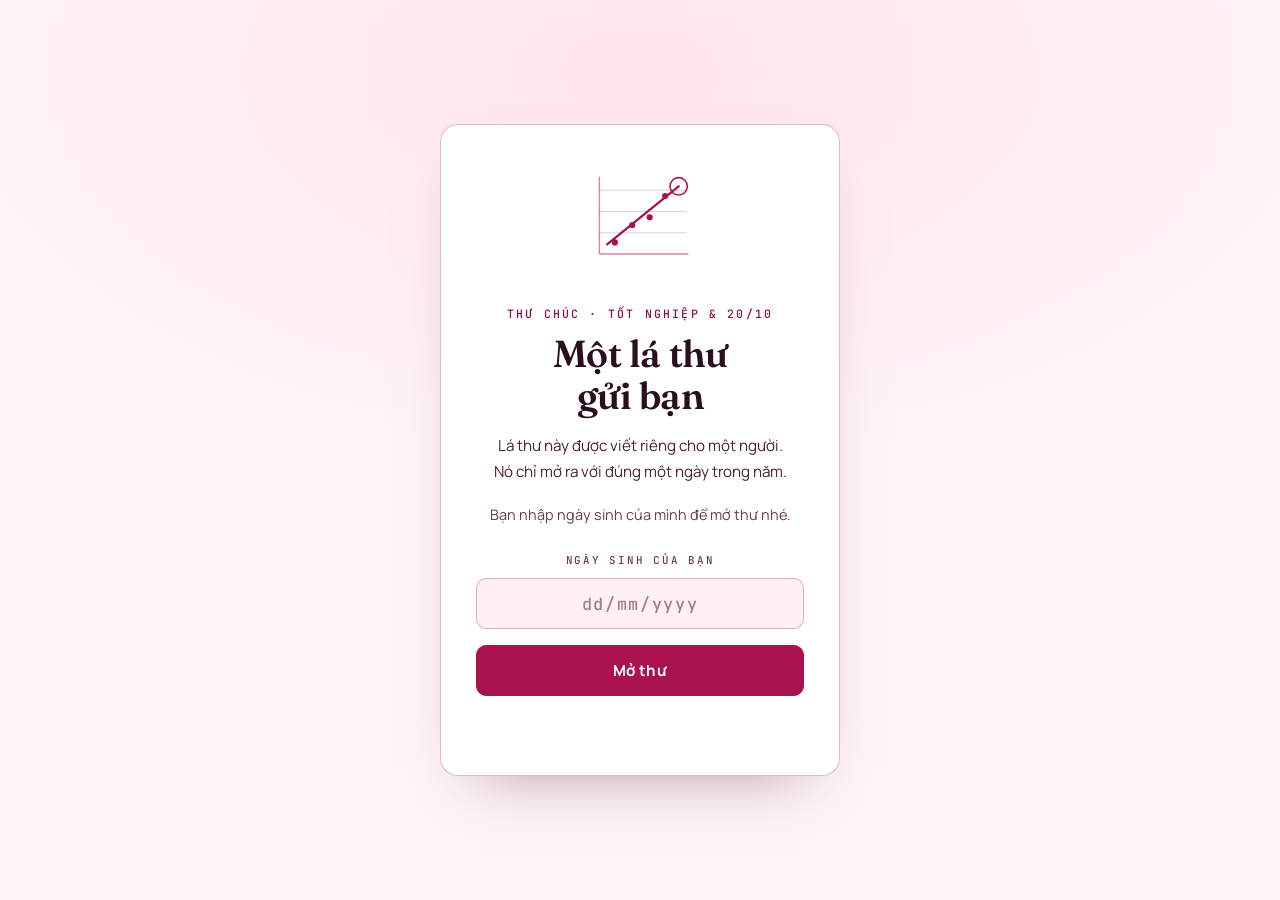
<file: guests/minh-thu-2.html>
<!doctype html>
<html lang="vi">
<head>
<meta charset="utf-8">
<meta name="viewport" content="width=device-width, initial-scale=1">
<title>Thư chúc tốt nghiệp &amp; 20/10 — Gửi Minh Thư</title>
</head>
<body>

<!-- ════════════════════════════════════════════════════════════════
     ✏️  CÁCH SỬA LÁ THƯ NÀY  (trang riêng của Minh Thư)
     · Trang này là THƯ CHÚC (tốt nghiệp + 20/10), không phải thiệp
       mời — Thư không đi dự lễ được.
     · Chủ đề: "Sổ tay dữ liệu" — giấy hồng pastel, mực mận đậm,
       toàn hình vẽ toán học và biểu đồ.
     · Mọi câu chữ nằm thẳng trong phần nội dung bên dưới. Thấy chữ nào
       muốn đổi thì sửa ngay tại chỗ chữ đó, không có file cấu hình nào cả.
     · Ngày sinh mở khoá: sửa NGAY_SINH trong khối CÀI ĐẶT ngay bên dưới.
     · Lá thư riêng: tìm dòng "✉️ VIẾT THƯ Ở ĐÂY" ở gần cuối nội dung,
       thay đoạn văn ở đó rồi xoá chữ  placeholder  trong class là xong.
     · Lời chúc 20/10: tìm chữ "chuc-2010" ngay dưới lá thư.
     · Cuối file có hai khối rất dài: khối giao diện và khối font chữ
       (ghi rõ ĐỪNG SỬA). Không cần đụng tới hai khối đó.
     ════════════════════════════════════════════════════════════════ -->

<script>
/* ── CÀI ĐẶT ─────────────────────────────────────────────── */
const NGAY_SINH = '31/05/2003';   // mã mở khoá (dd/mm/yyyy)
const MUA_HAT   = true;           // bật/tắt mưa hạt dữ liệu lúc mở thư

// Lời báo lỗi ở màn khoá
const LOI_CHUA_DU  = 'Bạn nhập chưa đủ ngày sinh (dd/mm/yyyy) rồi.';
const LOI_KHONG_CO = 'Ngày này có vẻ chưa tồn tại, bạn xem lại giúp nhé.';
const LOI_SAI      = 'Chưa khớp. Bạn thử lại nhé — đúng ngày sinh của bạn đó.';
/* ───────────────────────────────────────────────────────── */
</script>

<!-- ══ NỀN CHUNG: giấy kẻ ô li + quầng hồng ══ -->
<div id="nen" aria-hidden="true"><span class="quang q1"></span><span class="quang q2"></span></div>

<!-- ══ MÀN KHOÁ — lời lẽ trung tính, chưa gọi tên ai ══ -->
<div id="gate">
  <div class="the-khoa" id="the-khoa">

    <svg class="dau-bieu" viewBox="0 0 120 108" aria-hidden="true">
      <g stroke="currentColor" stroke-opacity=".22" stroke-width="1">
        <line x1="18" y1="24" x2="108" y2="24"/>
        <line x1="18" y1="46" x2="108" y2="46"/>
        <line x1="18" y1="68" x2="108" y2="68"/>
      </g>
      <line x1="18" y1="10" x2="18" y2="90" stroke="currentColor" stroke-opacity=".5" stroke-width="1.4"/>
      <line x1="18" y1="90" x2="110" y2="90" stroke="currentColor" stroke-opacity=".5" stroke-width="1.4"/>
      <path class="net-khoa" pathLength="1" fill="none" stroke="currentColor" stroke-width="2.4"
            stroke-linecap="round" d="M26 80 L100 20"/>
      <g class="cham-khoa" fill="currentColor">
        <circle cx="34" cy="78" r="3.2"/><circle cx="52" cy="60" r="3.2"/>
        <circle cx="70" cy="52" r="3.2"/><circle cx="86" cy="30" r="3.2"/>
      </g>
      <circle class="vong-khoa" cx="100" cy="20" r="9" fill="none" stroke="currentColor" stroke-width="1.6"/>
    </svg>

    <p class="nhan-nho">Thư chúc · Tốt nghiệp &amp; 20/10</p>
    <h1 class="tieu-khoa">Một lá thư<br>gửi bạn</h1>
    <p class="mo-ta-khoa">Lá thư này được viết riêng cho một người.<br>Nó chỉ mở ra với đúng một ngày trong năm.</p>

    <p class="huong-dan" id="gate-huong-dan">Bạn nhập ngày sinh của mình để mở thư nhé.</p>

    <form id="gate-form" novalidate>
      <label class="nhan-o" for="dob">Ngày sinh của bạn</label>
      <input id="dob" inputmode="numeric" autocomplete="off" placeholder="dd/mm/yyyy" maxlength="10">
      <button type="submit">Mở thư</button>
    </form>

    <!-- Chế độ "thư dành riêng" — chỉ hiện khi vào từ letter.html với ?m= đúng -->
    <div id="letter-mode" hidden>
      <p class="mo-ta-khoa">Thư này dành riêng cho <strong>Minh Thư</strong>.</p>
      <button type="button" id="lm-open">Mở xem</button>
    </div>

    <p id="gate-err" role="alert" aria-live="polite"></p>
  </div>
</div>

<!-- ══ NỘI DUNG THƯ (hiện sau khi mở khoá) ══ -->
<main id="invite" hidden>

  <!-- ── Trang bìa ─────────────────────────────────────── -->
  <header class="man-bia reveal" aria-label="Trang bìa">
    <svg class="bieu-bia" viewBox="0 0 800 460" aria-hidden="true">
      <defs>
        <linearGradient id="nen-bia" x1="0" y1="0" x2="0" y2="1">
          <stop offset="0%" stop-color="#A8134E" stop-opacity=".16"/>
          <stop offset="100%" stop-color="#A8134E" stop-opacity="0"/>
        </linearGradient>
      </defs>
      <g stroke="#A8134E" stroke-opacity=".14" stroke-width="1">
        <line x1="0" y1="130" x2="800" y2="130"/>
        <line x1="0" y1="230" x2="800" y2="230"/>
        <line x1="0" y1="330" x2="800" y2="330"/>
        <line x1="0" y1="430" x2="800" y2="430"/>
      </g>
      <path fill="url(#nen-bia)" d="M40 432 L200 356 L340 322 L470 224 L610 176 L760 86 L760 460 L40 460 Z"/>
      <path class="net-bia" pathLength="1" fill="none" stroke="#A8134E" stroke-opacity=".6" stroke-width="2.6"
            stroke-linecap="round" stroke-linejoin="round"
            d="M40 432 L200 356 L340 322 L470 224 L610 176 L760 86"/>
      <g fill="#A8134E" fill-opacity=".55">
        <circle cx="200" cy="356" r="5"/><circle cx="340" cy="322" r="5"/>
        <circle cx="470" cy="224" r="5"/><circle cx="610" cy="176" r="5"/>
      </g>
      <circle class="tho" cx="760" cy="86" r="9" fill="#A8134E"/>
      <circle class="tho" cx="760" cy="86" r="21" fill="none" stroke="#A8134E" stroke-opacity=".35" stroke-width="1.4"/>
    </svg>

    <div class="wrap bia-chu">
      <p class="nhan-nho hien">Sổ tay dữ liệu · 2022 — 2026</p>
      <h1 class="hien">Gửi Minh&nbsp;Thư</h1>
      <p class="lead hien">Có những thứ chỉ cảm được chứ không đo được. Nhưng bốn năm vừa rồi thì đo được — và đây là bản phân tích của nó.</p>
      <p class="nho hien">Cuộn xuống để xem từng bảng ↓</p>
    </div>
  </header>

  <!-- ── Bảng 01 · Đường hồi quy ────────────────────────── -->
  <section class="qs reveal" aria-label="Bảng 01 — Đường hồi quy bốn năm">
    <div class="wrap">
      <p class="nhan-nho hien">Bảng 01</p>
      <h2 class="hien">Đường hồi quy bốn năm</h2>
      <p class="hien">Từng kỳ một, các chấm rơi lộn xộn: kỳ này vọt lên, kỳ sau chững lại. Nhưng khi kẻ một đường đi xuyên qua tất cả, hướng của nó rõ đến mức không cãi được — bốn năm của bạn đi lên, đều và bướng bỉnh.</p>

      <figure class="khung">
        <svg class="do-thi" viewBox="0 0 640 360" role="img"
             aria-label="Biểu đồ tán xạ bốn năm với đường hồi quy đi lên và hệ số xác định 0,99">
          <defs>
            <linearGradient id="dai-tin" x1="0" y1="0" x2="0" y2="1">
              <stop offset="0%" stop-color="#A8134E" stop-opacity=".16"/>
              <stop offset="100%" stop-color="#A8134E" stop-opacity=".05"/>
            </linearGradient>
          </defs>

          <!-- lưới ngang -->
          <g stroke="#A8134E" stroke-opacity=".13" stroke-width="1">
            <line x1="64" y1="80"  x2="608" y2="80"/>
            <line x1="64" y1="135" x2="608" y2="135"/>
            <line x1="64" y1="190" x2="608" y2="190"/>
            <line x1="64" y1="245" x2="608" y2="245"/>
          </g>

          <!-- dải tin cậy quanh đường hồi quy -->
          <path class="vung" fill="url(#dai-tin)"
                d="M78 288 L588 96 L588 56 L78 248 Z"/>

          <!-- trục -->
          <line x1="64" y1="300" x2="612" y2="300" stroke="#4A2233" stroke-opacity=".45" stroke-width="1.2"/>
          <line x1="64" y1="40"  x2="64"  y2="300" stroke="#4A2233" stroke-opacity=".45" stroke-width="1.2"/>

          <!-- đường hồi quy -->
          <path class="duong draw" pathLength="1" fill="none" stroke="#A8134E" stroke-width="2.8"
                stroke-linecap="round" d="M78 268 L588 76"/>

          <!-- các chấm dữ liệu -->
          <g class="dam-cham" fill="#4A2233">
            <circle cx="88"  cy="272" r="5" style="--d:.10s"/>
            <circle cx="130" cy="238" r="5" style="--d:.16s"/>
            <circle cx="160" cy="250" r="5" style="--d:.22s"/>
            <circle cx="205" cy="214" r="5" style="--d:.28s"/>
            <circle cx="245" cy="218" r="5" style="--d:.34s"/>
            <circle cx="280" cy="182" r="5" style="--d:.40s"/>
            <circle cx="320" cy="188" r="5" style="--d:.46s"/>
            <circle cx="355" cy="152" r="5" style="--d:.52s"/>
            <circle cx="395" cy="158" r="5" style="--d:.58s"/>
            <circle cx="430" cy="126" r="5" style="--d:.64s"/>
            <circle cx="470" cy="132" r="5" style="--d:.70s"/>
            <circle cx="505" cy="98"  r="5" style="--d:.76s"/>
            <circle cx="545" cy="104" r="5" style="--d:.82s"/>
          </g>

          <!-- điểm cuối: tấm bằng -->
          <circle class="nhip" cx="588" cy="76" r="17" fill="#A8134E" fill-opacity=".18"/>
          <circle class="cham" cx="588" cy="76" r="6.5" fill="#A8134E"/>

          <text class="chu-svg hp dam" x="86" y="68">R² = 0,99</text>
          <text class="chu-svg mo" x="86" y="92">độ khớp gần như tuyệt đối</text>
          <text class="chu-svg mo" x="66" y="28">tích luỹ</text>
          <g class="chu-svg mo" text-anchor="middle">
            <text x="78"  y="324">2022</text>
            <text x="206" y="324">2023</text>
            <text x="333" y="324">2024</text>
            <text x="461" y="324">2025</text>
            <text x="588" y="324">2026</text>
          </g>
        </svg>
        <figcaption>Trục ngang: bốn năm học. Trục dọc: những gì bạn gom được — điểm số, tay nghề, và cả sự lì lợm. Mỗi chấm là một kỳ; đường hồng là xu hướng chung của cả bốn năm.</figcaption>
      </figure>
    </div>
  </section>

  <!-- ── Bảng 02 · Ma trận bốn năm ──────────────────────── -->
  <section class="qs reveal" aria-label="Bảng 02 — Ma trận bốn năm">
    <div class="wrap">
      <p class="nhan-nho hien">Bảng 02</p>
      <h2 class="hien">Ma trận bốn năm</h2>
      <p class="hien">Xếp bốn năm thành một ma trận vuông, mỗi ô là một chuyện đã xảy ra. Phần lớn các ô là những con số nhỏ, ngày thường. Nhưng đường chéo chính — chỗ hàng gặp đúng cột của nó — thì sáng hẳn lên, và đây là bốn ô đó.</p>

      <figure class="khung">
        <svg class="ma-tran" viewBox="0 0 560 320" role="img"
             aria-label="Ma trận bốn hàng bốn cột, bốn ô trên đường chéo chính được tô hồng và đánh số từ một đến bốn">
          <g class="ngoac" fill="none" stroke="#A8134E" stroke-width="2.2" stroke-linecap="round" stroke-linejoin="round">
            <path class="draw" pathLength="1" d="M43 21 L29 21 L29 299 L43 299"/>
            <path class="draw" pathLength="1" style="--d:.2s" d="M517 21 L531 21 L531 299 L517 299"/>
          </g>

          <g class="o-thuong">
            <g style="--d:.10s"><rect x="171" y="21"  width="104" height="62" rx="7"/><text x="223" y="57">0,14</text></g>
            <g style="--d:.14s"><rect x="285" y="21"  width="104" height="62" rx="7"/><text x="337" y="57">0,07</text></g>
            <g style="--d:.18s"><rect x="399" y="21"  width="104" height="62" rx="7"/><text x="451" y="57">0,22</text></g>
            <g style="--d:.22s"><rect x="57"  y="93"  width="104" height="62" rx="7"/><text x="109" y="129">0,31</text></g>
            <g style="--d:.26s"><rect x="285" y="93"  width="104" height="62" rx="7"/><text x="337" y="129">0,09</text></g>
            <g style="--d:.30s"><rect x="399" y="93"  width="104" height="62" rx="7"/><text x="451" y="129">0,18</text></g>
            <g style="--d:.34s"><rect x="57"  y="165" width="104" height="62" rx="7"/><text x="109" y="201">0,05</text></g>
            <g style="--d:.38s"><rect x="171" y="165" width="104" height="62" rx="7"/><text x="223" y="201">0,27</text></g>
            <g style="--d:.42s"><rect x="399" y="165" width="104" height="62" rx="7"/><text x="451" y="201">0,11</text></g>
            <g style="--d:.46s"><rect x="57"  y="237" width="104" height="62" rx="7"/><text x="109" y="273">0,16</text></g>
            <g style="--d:.50s"><rect x="171" y="237" width="104" height="62" rx="7"/><text x="223" y="273">0,03</text></g>
            <g style="--d:.54s"><rect x="285" y="237" width="104" height="62" rx="7"/><text x="337" y="273">0,25</text></g>
          </g>

          <g class="o-cheo">
            <g style="--d:.62s"><rect x="57"  y="21"  width="104" height="62" rx="7"/><text x="109" y="58">1</text></g>
            <g style="--d:.76s"><rect x="171" y="93"  width="104" height="62" rx="7"/><text x="223" y="130">2</text></g>
            <g style="--d:.90s"><rect x="285" y="165" width="104" height="62" rx="7"/><text x="337" y="202">3</text></g>
            <g style="--d:1.04s"><rect x="399" y="237" width="104" height="62" rx="7"/><text x="451" y="274">4</text></g>
          </g>
        </svg>
      </figure>

      <ol class="nhan-o-cheo hien">
        <li><span>Giảng đường đầu tiên, năm 2022, còn chưa biết mình sẽ mê những con số đến mức nào.</span></li>
        <li><span>Những đêm chạy đi chạy lại một mô hình, chỉ để xem lần này nó chịu hội tụ chưa.</span></li>
        <li><span>Đồ án cuối — kể lại thì gọn một dòng, mà làm thì dài kinh khủng.</span></li>
        <li><span>Và ô sáng nhất: ngày bạn cầm tấm bằng trên tay.</span></li>
      </ol>
    </div>
  </section>

  <!-- ── Bảng 03 · Phân phối xác suất ───────────────────── -->
  <section class="qs reveal" aria-label="Bảng 03 — Xác suất tụi mình gặp lại">
    <div class="wrap">
      <p class="nhan-nho hien">Bảng 03</p>
      <h2 class="hien">Xác suất tụi mình gặp lại</h2>
      <p class="hien">Mình có chạy thử một mô hình nhỏ. Đầu vào gồm: quãng đường, chênh lệch múi giờ, và một lời hẹn có chữ “Bosch” trong đó. Kết quả không ra con số tròn, nhưng đỉnh của nó nằm ở một ngày gần thôi.</p>

      <figure class="khung">
        <svg class="phan-phoi" viewBox="0 0 640 320" role="img"
             aria-label="Đường phân phối xác suất theo thời gian, đỉnh nằm ở một ngày gần thôi">
          <defs>
            <linearGradient id="nen-chuong" x1="0" y1="0" x2="0" y2="1">
              <stop offset="0%" stop-color="#A8134E" stop-opacity=".26"/>
              <stop offset="100%" stop-color="#A8134E" stop-opacity=".03"/>
            </linearGradient>
          </defs>

          <g stroke="#A8134E" stroke-opacity=".12" stroke-width="1">
            <line x1="64" y1="96"  x2="620" y2="96"/>
            <line x1="64" y1="148" x2="620" y2="148"/>
            <line x1="64" y1="200" x2="620" y2="200"/>
          </g>

          <path class="vung" fill="url(#nen-chuong)"
                d="M64 250 C 176 250 232 246 282 224 C 336 200 366 84 430 84
                   C 494 84 524 200 578 224 C 600 234 614 248 620 250 L 620 250 L 64 250 Z"/>

          <path class="chuong draw" pathLength="1" fill="none" stroke="#4A2233" stroke-width="2.6"
                stroke-linecap="round"
                d="M64 250 C 176 250 232 246 282 224 C 336 200 366 84 430 84
                   C 494 84 524 200 578 224 C 600 234 614 248 620 250"/>

          <line class="dich" x1="430" y1="96" x2="430" y2="250"
                stroke="#A8134E" stroke-width="1.4" stroke-dasharray="5 7" stroke-opacity=".8"/>
          <circle class="nhip" cx="430" cy="84" r="16" fill="#A8134E" fill-opacity=".18"/>
          <circle class="cham" cx="430" cy="84" r="5.5" fill="#A8134E"/>
          <text class="chu-svg hp dam" x="430" y="62" text-anchor="middle">một ngày gần thôi</text>

          <line x1="56" y1="250" x2="628" y2="250" stroke="#4A2233" stroke-opacity=".45" stroke-width="1.2"/>
          <g class="chu-svg mo">
            <text x="56" y="278">hôm nay</text>
            <text x="628" y="278" text-anchor="end">mai mốt</text>
          </g>
        </svg>
        <figcaption>Trục ngang: thời gian tính từ hôm nay. Trục dọc: khả năng tụi mình ngồi lại chung một bàn. Cái đuôi bên phải xin dành cho chuyện kẹt xe.</figcaption>
      </figure>
    </div>
  </section>

  <!-- ── Lá thư riêng ───────────────────────────────────── -->
  <section class="qs reveal" aria-label="Lá thư riêng">
    <div class="wrap">
      <p class="nhan-nho hien">Ghi chú viết tay</p>
      <h2 class="hien">Thư riêng gửi Minh Thư</h2>

      <div class="giay-thu khung">
        <!-- ✉️ VIẾT THƯ Ở ĐÂY — thư đã viết rồi, muốn đổi chữ nào thì sửa thẳng
             vào đoạn dưới. LƯU Ý: đoạn này phải nằm trên MỘT dòng (trang tự
             ngắt dòng theo xuống dòng trong mã), cách đoạn bằng <br><br>. -->
        <p class="thu">Hellu, cám ơn mom vì cho mấy câu hỏi đoán đâu trúng đó nha kkk, đợt này k qa Úc được gửi lời chúc đc gòii, nào đậu Bosch gặp lại nhau ăn ún nhóoo. Chúc cho tình iu sớm thành hiện thực kk.</p>

        <p class="ky-ten">Thân mến,<br><span>Người bạn của Thư</span></p>

        <!-- Lời chúc 20/10 (riêng, nằm ngoài lá thư) -->
        <p class="chuc-2010">Chúc Thư 20/10 thật vui: <span class="ct">vui(t) &gt; 0, ∀t</span> — tức là vui mọi ngày, không chỉ hôm nay 🌸</p>
      </div>
    </div>
  </section>

  <!-- ── Kết ────────────────────────────────────────────── -->
  <footer class="ket reveal" aria-label="Lời kết">
    <div class="wrap">
      <svg class="mu" viewBox="0 0 120 76" aria-hidden="true">
        <path class="draw" pathLength="1" fill="none" stroke="#A8134E" stroke-width="2.6"
              stroke-linejoin="round" stroke-linecap="round"
              d="M60 10 L 112 32 L 60 54 L 8 32 Z"/>
        <path class="draw" pathLength="1" style="--d:.5s" fill="none" stroke="#4A2233" stroke-width="2.4"
              stroke-linecap="round" stroke-linejoin="round"
              d="M26 40 L 26 58 Q 60 74 94 58 L 94 40"/>
        <path class="draw" pathLength="1" style="--d:.9s" fill="none" stroke="#4A2233" stroke-width="2.4"
              stroke-linecap="round" d="M112 32 L 112 62"/>
        <circle class="tho" cx="112" cy="66" r="4" fill="#A8134E"/>
      </svg>
      <p class="cong-thuc hien">Σ (bốn năm) = một tấm bằng</p>
      <p class="loi-ket hien">Hẹn gặp lại bạn, vào một ngày mà mọi con số đều tròn.</p>
      <p class="nho hien">Thư chúc · Tốt nghiệp &amp; 20/10</p>
    </div>
  </footer>

</main>

<!-- ══════ GIAO DIỆN — sửa nếu bạn biết CSS, còn không thì bỏ qua ══════ -->
<style>
:root{
  --nen:#FFF4F8;
  --nen-2:#FFE9F0;
  --the:#FFFFFF;
  --the-2:#FFF0F5;
  --vien:rgba(168,19,78,.16);
  --vien-2:rgba(168,19,78,.30);
  --muc:#2A0F1D;
  --muc-2:#4A2233;
  --muc-3:#6B3A4C;
  --hong:#A8134E;
  --hong-2:#8C1044;
  --hong-nhat:#FFD9E6;
  --do:#A32014;
  --f-tieu:'Fraunces', Georgia, 'Times New Roman', serif;
  --f-than:'Manrope', system-ui, -apple-system, 'Segoe UI', sans-serif;
  --f-so:'JetBrains Mono', ui-monospace, 'Courier New', monospace;
  --r:14px;
  --k1:.5rem; --k2:1rem; --k3:1.5rem; --k4:2.25rem; --k5:3.5rem;
}

*,*::before,*::after{ box-sizing:border-box; }
html{ -webkit-text-size-adjust:100%; scroll-behavior:smooth; }
body{
  margin:0;
  background:var(--nen);
  color:var(--muc-2);
  font-family:var(--f-than);
  font-size:clamp(1rem, .96rem + .22vw, 1.075rem);
  line-height:1.75;
  overflow-x:hidden;
  -webkit-font-smoothing:antialiased;
}
img,svg{ max-width:100%; }

/* ── nền: giấy kẻ ô li ── */
#nen{
  position:fixed; inset:0; z-index:0; pointer-events:none; overflow:hidden;
  background-image:
    linear-gradient(rgba(168,19,78,.055) 1px, transparent 1px),
    linear-gradient(90deg, rgba(168,19,78,.055) 1px, transparent 1px);
  background-size:34px 34px, 34px 34px;
}
.quang{ position:absolute; border-radius:50%; filter:blur(80px); opacity:.75; }
.q1{ width:min(70vw,520px); aspect-ratio:1; top:-16vh; left:-14vw; background:rgba(255,182,208,.55); }
.q2{ width:min(60vw,440px); aspect-ratio:1; bottom:-12vh; right:-16vw; background:rgba(255,205,225,.5); }

/* ── chữ ── */
h1,h2{ font-family:var(--f-tieu); font-weight:600; letter-spacing:-.012em; margin:0; color:var(--muc); }
h1{ font-size:clamp(2.15rem, 1.35rem + 3.6vw, 3.7rem); line-height:1.06; }
h2{ font-size:clamp(1.55rem, 1.18rem + 1.7vw, 2.3rem); line-height:1.18; margin-bottom:var(--k2); }
p{ margin:0 0 var(--k2); color:var(--muc-2); }
strong{ color:var(--muc); font-weight:700; }

.nhan-nho{
  font-family:var(--f-so); font-weight:500; font-size:.72rem; letter-spacing:.19em;
  text-transform:uppercase; color:var(--hong-2); margin-bottom:var(--k1);
}
.lead{ font-size:1.1em; max-width:34ch; }
.nho{ font-family:var(--f-so); font-weight:500; font-size:.74rem; letter-spacing:.1em; color:var(--muc-3); }

/* ── khung chung ── */
.wrap{ width:min(100% - 2.25rem, 45rem); margin-inline:auto; position:relative; z-index:1; }
.qs{ padding-block:clamp(3.25rem, 8.5vw, 6rem); position:relative; z-index:1; }
.qs + .qs::before{
  content:""; display:block; width:min(100% - 2.25rem, 45rem);
  height:1px; margin-inline:auto;
  background:linear-gradient(90deg, transparent, var(--vien-2), transparent);
  transform:translateY(calc(-1 * clamp(3.25rem, 8.5vw, 6rem)));
}
.khung{
  margin:var(--k3) 0 0;
  padding:clamp(.9rem, 3.2vw, 1.6rem);
  background:var(--the);
  border:1px solid var(--vien);
  border-radius:var(--r);
  box-shadow:0 22px 44px -34px rgba(74,34,51,.55);
}
figure.khung{ margin-inline:0; }
figcaption{
  margin-top:var(--k2); font-size:.85rem; line-height:1.6;
  color:var(--muc-3); border-top:1px solid var(--vien); padding-top:var(--k2);
}

/* ── màn khoá ── */
#gate{
  position:fixed; inset:0; z-index:50;
  display:grid; place-items:center;
  padding:clamp(1rem, 5vw, 2rem);
  background:radial-gradient(90% 70% at 50% 8%, #FFE4EE 0%, var(--nen) 62%);
  overflow-y:auto;
  transition:opacity .55s ease, transform .55s ease;
}
#gate.gate-out{ opacity:0; transform:scale(1.03); pointer-events:none; }
.the-khoa{
  width:min(100%, 25rem);
  text-align:center;
  padding:clamp(1.5rem, 6vw, 2.6rem) clamp(1.1rem, 5vw, 2.2rem);
  background:var(--the);
  border:1px solid var(--vien-2);
  border-radius:18px;
  box-shadow:0 30px 60px -38px rgba(74,34,51,.5);
}
.dau-bieu{ width:clamp(88px, 24vw, 116px); height:auto; color:var(--hong); margin-bottom:var(--k3); }
.dau-bieu .net-khoa{ stroke-dasharray:1; stroke-dashoffset:1; animation:ke-net 2.4s cubic-bezier(.33,.9,.3,1) .25s forwards; }
@keyframes ke-net{ to{ stroke-dashoffset:0; } }
.dau-bieu .cham-khoa circle{ opacity:0; animation:hien-cham .5s ease forwards; }
.dau-bieu .cham-khoa circle:nth-child(1){ animation-delay:.5s; }
.dau-bieu .cham-khoa circle:nth-child(2){ animation-delay:.8s; }
.dau-bieu .cham-khoa circle:nth-child(3){ animation-delay:1.1s; }
.dau-bieu .cham-khoa circle:nth-child(4){ animation-delay:1.4s; }
@keyframes hien-cham{ to{ opacity:1; } }
.dau-bieu .vong-khoa{ transform-box:fill-box; transform-origin:center; animation:no 2.8s ease-out 1.7s infinite; }
@keyframes no{ 0%{ transform:scale(.55); opacity:.9; } 70%{ transform:scale(1.35); opacity:0; } 100%{ opacity:0; } }

.tieu-khoa{ font-family:var(--f-tieu); font-weight:600; color:var(--muc); font-size:clamp(1.7rem,1.2rem + 2.4vw,2.35rem); line-height:1.12; margin:0 0 var(--k2); }
.mo-ta-khoa{ font-size:.95rem; color:var(--muc-2); }
.huong-dan{ font-size:.9rem; color:var(--muc-3); margin-bottom:var(--k3); }
.nhan-o{
  display:block; font-family:var(--f-so); font-weight:500; font-size:.68rem; letter-spacing:.16em;
  text-transform:uppercase; color:var(--muc-3); margin-bottom:var(--k1);
}
#dob{
  width:100%; padding:.85rem 1rem; text-align:center;
  font-family:var(--f-so); font-weight:500; font-size:1.05rem; letter-spacing:.14em;
  color:var(--muc); background:var(--the-2);
  border:1px solid var(--vien-2); border-radius:10px;
}
#dob::placeholder{ color:#A8798C; letter-spacing:.1em; }
#dob:focus{ outline:none; border-color:var(--hong); box-shadow:0 0 0 3px rgba(168,19,78,.18); }
button{
  margin-top:var(--k2); width:100%; padding:.85rem 1rem; cursor:pointer;
  font-family:var(--f-than); font-size:.95rem; font-weight:700; letter-spacing:.02em;
  color:#FFFFFF; background:var(--hong);
  border:1px solid var(--hong); border-radius:10px;
  transition:transform .18s ease, background-color .18s ease;
}
button:hover{ background:var(--hong-2); transform:translateY(-1px); }
button:active{ transform:translateY(0); }
#gate-err{ min-height:1.35rem; margin:var(--k2) 0 0; font-size:.88rem; color:var(--do); }
#letter-mode{ margin-top:var(--k1); }

.shake{ animation:rung .45s ease; }
@keyframes rung{
  0%,100%{ transform:translateX(0); }
  20%{ transform:translateX(-9px); } 40%{ transform:translateX(8px); }
  60%{ transform:translateX(-5px); } 80%{ transform:translateX(4px); }
}

/* ── trang bìa ── */
.man-bia{
  position:relative; z-index:1;
  min-height:min(100svh, 720px);
  display:flex; flex-direction:column;
  padding-block:clamp(1.75rem, 6vw, 3rem) clamp(3rem, 9vw, 5rem);
  overflow:hidden;
}
.bieu-bia{
  display:block; width:min(100% - 2.25rem, 45rem); max-width:none;
  margin:0 auto var(--k3); height:auto; pointer-events:none;
  -webkit-mask-image:linear-gradient(180deg, #000 78%, transparent 100%);
  mask-image:linear-gradient(180deg, #000 78%, transparent 100%);
}
.net-bia{ stroke-dasharray:1; stroke-dashoffset:1; animation:ke-net 2.6s cubic-bezier(.33,.9,.3,1) .2s forwards; }
.bia-chu{ margin-top:auto; }
.bia-chu h1{ margin:var(--k1) 0 var(--k3); }
.bia-chu .nho{ margin-top:var(--k4); }
.tho{ animation:tho 4.5s ease-in-out infinite; transform-origin:center; }
@keyframes tho{ 0%,100%{ opacity:.7; } 50%{ opacity:1; } }

/* ── biểu đồ chung ── */
.do-thi, .ma-tran, .phan-phoi{ display:block; width:100%; height:auto; }
.chu-svg{ font-family:var(--f-so); font-weight:500; font-size:19px; fill:var(--muc-2); }
.chu-svg.mo{ fill:var(--muc-3); }
.chu-svg.hp{ fill:var(--hong-2); }
.chu-svg.dam{ font-size:24px; }
.vung, .dich{ opacity:0; transition:opacity 1.1s ease .9s; }
.reveal.inview .vung, .reveal.inview .dich{ opacity:1; }
.nhip, .cham{ opacity:0; transition:opacity .5s ease 1.6s; }
.reveal.inview .nhip{ opacity:1; animation:no 2.6s ease-out 1.9s infinite; }
.reveal.inview .cham{ opacity:1; }
.nhip{ transform-box:fill-box; transform-origin:center; }

/* nét tự vẽ */
.draw{ stroke-dasharray:1; stroke-dashoffset:1; }
.reveal.inview .draw{
  stroke-dashoffset:0;
  transition:stroke-dashoffset 1.9s cubic-bezier(.33,.9,.3,1) var(--d, .15s);
}

/* ── đám điểm dữ liệu ── */
.dam-cham circle{
  opacity:0; transform:scale(.2); transform-box:fill-box; transform-origin:center;
  transition:opacity .45s ease var(--d,0s), transform .55s cubic-bezier(.3,1.4,.4,1) var(--d,0s);
}
.reveal.inview .dam-cham circle{ opacity:.72; transform:none; }

/* ── ma trận ── */
.o-thuong g, .o-cheo g{ opacity:0; transition:opacity .5s ease var(--d,0s), transform .5s ease var(--d,0s); }
.o-thuong g{ transform:translateY(6px); }
.o-cheo g{ transform:scale(.9); transform-box:fill-box; transform-origin:center; }
.reveal.inview .o-thuong g, .reveal.inview .o-cheo g{ opacity:1; transform:none; }
.o-thuong rect{ fill:var(--the-2); stroke:rgba(168,19,78,.14); stroke-width:1; }
.o-thuong text{
  font-family:var(--f-so); font-weight:500; font-size:18px; fill:var(--muc-3); text-anchor:middle;
}
.o-cheo rect{ fill:var(--hong); }
.o-cheo text{
  font-family:var(--f-tieu); font-weight:600; font-size:30px; fill:#FFFFFF; text-anchor:middle;
}

/* chữ trong hình vẽ: màn lớn thì hình phóng to nên cỡ chữ gốc phải nhỏ lại */
@media (min-width:600px){
  .chu-svg{ font-size:13px; }
  .chu-svg.dam{ font-size:18px; }
  .o-thuong text{ font-size:14px; }
  .o-cheo text{ font-size:22px; }
}

.nhan-o-cheo{ margin:var(--k3) 0 0; padding:0; list-style:none; counter-reset:s; }
.nhan-o-cheo li{
  counter-increment:s; display:flex; gap:var(--k2); align-items:flex-start;
  padding:var(--k2) 0; border-bottom:1px solid var(--vien); color:var(--muc-2);
}
.nhan-o-cheo li:last-child{ border-bottom:0; padding-bottom:0; }
.nhan-o-cheo li::before{
  content:counter(s); flex:0 0 auto;
  width:1.85rem; height:1.85rem; display:grid; place-items:center;
  font-family:var(--f-so); font-weight:500; font-size:.82rem; color:#FFFFFF;
  background:var(--hong); border-radius:6px;
}
.nhan-o-cheo li span{ padding-top:.1rem; }

/* ── lá thư ── */
.giay-thu{ padding:clamp(1.25rem, 4.5vw, 2.25rem); }
.thu{ font-size:1.06em; line-height:1.9; color:var(--muc); margin-bottom:var(--k3); white-space:pre-line; }
.thu.placeholder{ font-style:italic; color:var(--muc-3); }
.ky-ten{ margin:0; text-align:right; font-size:.92rem; color:var(--muc-3); }
.ky-ten span{ font-family:var(--f-tieu); font-size:1.2rem; color:var(--hong-2); }
.chuc-2010{ margin:var(--k3) 0 0; padding-top:var(--k2); border-top:1px dashed var(--vien-2); font-family:var(--f-tieu); font-size:1.08rem; line-height:1.6; color:var(--hong-2); }
.chuc-2010 .ct{ font-family:var(--f-so); font-size:.86em; white-space:nowrap; background:var(--hong-nhat); border-radius:6px; padding:.05em .4em; color:var(--muc); }

/* ── thông số ── */
.the-toa-do{ display:grid; grid-template-columns:minmax(0,160px) minmax(0,1fr); gap:clamp(1rem,3.5vw,2rem); align-items:center; }
.diem-danh-dau{ text-align:center; }
.diem-danh-dau svg{ display:block; width:100%; height:auto; }
.chi-huong{ opacity:0; transition:opacity .8s ease 1.1s; }
.reveal.inview .chi-huong{ opacity:1; }
.ma-diem{ margin:var(--k1) 0 0; font-family:var(--f-so); font-weight:500; font-size:1.05rem; letter-spacing:.24em; color:var(--hong-2); }
.bang-tin{ margin:0; }
.dong{ display:flex; flex-wrap:wrap; gap:.15rem var(--k2); justify-content:space-between; align-items:baseline;
       padding:.7rem 0; border-bottom:1px dashed var(--vien-2); }
.dong:last-child{ border-bottom:0; padding-bottom:0; }
.bang-tin dt{ font-family:var(--f-so); font-weight:500; font-size:.72rem; letter-spacing:.14em; text-transform:uppercase; color:var(--muc-3); }
.bang-tin dd{ margin:0; text-align:right; color:var(--muc-2); }
.bang-tin dd strong{ font-family:var(--f-so); font-weight:500; font-size:1.02rem; letter-spacing:.03em; color:var(--muc); }
.phu{ font-size:.86rem; color:var(--muc-3); }

/* ── kết ── */
.ket{ position:relative; z-index:1; text-align:center; padding-block:clamp(3rem,8vw,5.5rem) clamp(3.5rem,10vw,6rem); }
.mu{ display:block; width:clamp(84px, 22vw, 116px); height:auto; margin:0 auto var(--k3); }
.cong-thuc{
  display:block; width:fit-content; margin:0 auto var(--k3);
  font-family:var(--f-so); font-weight:500; font-size:clamp(.82rem,.76rem + .3vw,.95rem);
  letter-spacing:.08em; color:var(--hong-2);
  background:var(--the); border:1px solid var(--vien-2); border-radius:999px;
  padding:.45rem 1.1rem;
}
.loi-ket{ font-family:var(--f-tieu); font-size:clamp(1.2rem,1rem + 1.1vw,1.65rem); line-height:1.45; color:var(--muc); }

/* ── hiện dần khi cuộn ── */
.hien{ opacity:0; transform:translateY(14px); transition:opacity .8s ease, transform .8s cubic-bezier(.22,.8,.3,1); }
.reveal.inview .hien{ opacity:1; transform:none; }
.reveal.inview .hien:nth-child(2){ transition-delay:.1s; }
.reveal.inview .hien:nth-child(3){ transition-delay:.2s; }
.reveal.inview .hien:nth-child(4){ transition-delay:.3s; }
.khung{ opacity:0; transform:translateY(18px); transition:opacity .9s ease .15s, transform .9s cubic-bezier(.22,.8,.3,1) .15s; }
.reveal.inview .khung{ opacity:1; transform:none; }

/* ── mưa hạt dữ liệu lúc mở thiệp ── */
.hat{
  position:fixed; top:-14px; width:7px; height:7px; border-radius:50%;
  z-index:40; pointer-events:none; animation:roi linear forwards;
}
@keyframes roi{
  0%{ transform:translateY(-10vh); opacity:0; }
  12%{ opacity:1; }
  100%{ transform:translateY(112vh); opacity:0; }
}

/* ── bàn phím ── */
a:focus-visible, button:focus-visible, input:focus-visible{
  outline:2px solid var(--hong); outline-offset:3px; border-radius:6px;
}

/* ── điện thoại ── */
@media (max-width:560px){
  .the-toa-do{ grid-template-columns:1fr; }
  .diem-danh-dau{ max-width:200px; margin-inline:auto; }
  .dong{ flex-direction:column; align-items:flex-start; }
  .bang-tin dd{ text-align:left; }
  .lead{ max-width:none; }
}
@media (max-width:360px){
  .wrap{ width:calc(100% - 1.6rem); }
  #dob{ letter-spacing:.08em; font-size:1rem; }
}

/* ── ai không thích chuyển động ── */
@media (prefers-reduced-motion:reduce){
  html{ scroll-behavior:auto; }
  *,*::before,*::after{ animation:none !important; transition:none !important; }
  .draw,.net-khoa,.net-bia{ stroke-dashoffset:0; }
  .hien,.khung{ opacity:1; transform:none; }
  .vung,.dich,.nhip,.cham,.chi-huong{ opacity:1; }
  .dam-cham circle{ opacity:.72; transform:none; }
  .o-thuong g,.o-cheo g{ opacity:1; transform:none; }
  .cham-khoa circle{ opacity:1; }
}
</style>

<!-- ══════ HOẠT ĐỘNG CỦA TRANG ══════ -->
<script>
(function(){
  const norm  = (s) => String(s || '').replace(/\D/g, '');
  const dich  = norm(NGAY_SINH);

  const gate    = document.getElementById('gate');
  const theKhoa = document.getElementById('the-khoa');
  const form    = document.getElementById('gate-form');
  const input   = document.getElementById('dob');
  const errEl   = document.getElementById('gate-err');
  const invite  = document.getElementById('invite');
  const itMotion = window.matchMedia('(prefers-reduced-motion: reduce)').matches;
  let daMo = false;

  // tự chèn dấu / khi gõ
  input.addEventListener('input', () => {
    const d = norm(input.value).slice(0, 8);
    let out = d.slice(0, 2);
    if (d.length > 2) out += '/' + d.slice(2, 4);
    if (d.length > 4) out += '/' + d.slice(4, 8);
    input.value = out;
  });

  form.addEventListener('submit', (e) => {
    e.preventDefault();
    const d = norm(input.value);
    if (d.length !== 8) return bao(LOI_CHUA_DU);
    const ngay = +d.slice(0, 2), thang = +d.slice(2, 4);
    if (ngay < 1 || ngay > 31 || thang < 1 || thang > 12) return bao(LOI_KHONG_CO);
    if (d !== dich) return bao(LOI_SAI);
    moThiep();
  });

  function bao(loi){
    errEl.textContent = loi;
    theKhoa.classList.remove('shake');
    void theKhoa.offsetWidth;
    theKhoa.classList.add('shake');
  }

  function moThiep(){
    if (daMo) return;
    daMo = true;
    invite.hidden = false;
    gate.classList.add('gate-out');
    setTimeout(() => gate.remove(), 600);
    window.scrollTo(0, 0);
    theoDoiCuon();
    if (MUA_HAT && !itMotion) muaHat();
  }

  // Vào từ letter.html với ?m=ddmmyyyy đúng → hiện lời "thư dành riêng",
  // bấm "Mở xem" mới mở, khỏi phải nhập lại ngày sinh.
  const m = new URLSearchParams(location.search).get('m');
  const cheDoThu = document.getElementById('letter-mode');
  const nutMo    = document.getElementById('lm-open');
  if (m && norm(m) === dich) {
    form.style.display = 'none';
    document.getElementById('gate-huong-dan').style.display = 'none';
    cheDoThu.hidden = false;
  }
  nutMo.addEventListener('click', moThiep);

  function theoDoiCuon(){
    const els = document.querySelectorAll('.reveal');
    if (!('IntersectionObserver' in window)) {
      els.forEach(el => el.classList.add('inview'));
      return;
    }
    const io = new IntersectionObserver((mucs) => {
      mucs.forEach(muc => {
        if (muc.isIntersecting) {
          muc.target.classList.add('inview');
          io.unobserve(muc.target);
        }
      });
    }, { threshold: .2, rootMargin: '0px 0px -8% 0px' });
    els.forEach(el => io.observe(el));
  }

  // mưa hạt dữ liệu — thuần trang trí, không chữ nghĩa gì
  function muaHat(){
    const mau = ['#A8134E', '#E06A97', '#FFB6D0', '#8C1044'];
    for (let i = 0; i < 46; i++) {
      const h = document.createElement('span');
      h.className = 'hat';
      h.style.left = (Math.random() * 100) + 'vw';
      h.style.background = mau[i % mau.length];
      h.style.opacity = (.35 + Math.random() * .5).toFixed(2);
      const r = (3 + Math.random() * 5).toFixed(1) + 'px';
      h.style.width = r; h.style.height = r;
      h.style.animationDuration = (2.6 + Math.random() * 2.4) + 's';
      h.style.animationDelay = (Math.random() * 1.1).toFixed(2) + 's';
      document.body.appendChild(h);
      setTimeout(() => h.remove(), 6500);
    }
  }
})();
</script>


<!-- Font chữ nhúng (rất dài) — ĐỪNG SỬA -->
<style>
/* Fraunces 400 600 · vietnamese */
@font-face {
  font-family: 'Fraunces';
  font-style: normal;
  font-weight: 400 600;
  font-display: swap;
  src: url([data-uri]) format('woff2');
  unicode-range: U+0102-0103, U+0110-0111, U+0128-0129, U+0168-0169, U+01A0-01A1, U+01AF-01B0, U+0300-0301, U+0303-0304, U+0308-0309, U+0323, U+0329, U+1EA0-1EF9, U+20AB;
}
/* Fraunces 400 600 · latin */
@font-face {
  font-family: 'Fraunces';
  font-style: normal;
  font-weight: 400 600;
  font-display: swap;
  src: url([data-uri]) format('woff2');
  unicode-range: U+0000-00FF, U+0131, U+0152-0153, U+02BB-02BC, U+02C6, U+02DA, U+02DC, U+0304, U+0308, U+0329, U+2000-206F, U+20AC, U+2122, U+2191, U+2193, U+2212, U+2215, U+FEFF, U+FFFD;
}
/* JetBrains Mono 500 · vietnamese */
@font-face {
  font-family: 'JetBrains Mono';
  font-style: normal;
  font-weight: 500;
  font-display: swap;
  src: url([data-uri]) format('woff2');
  unicode-range: U+0102-0103, U+0110-0111, U+0128-0129, U+0168-0169, U+01A0-01A1, U+01AF-01B0, U+0300-0301, U+0303-0304, U+0308-0309, U+0323, U+0329, U+1EA0-1EF9, U+20AB;
}
/* JetBrains Mono 500 · latin */
@font-face {
  font-family: 'JetBrains Mono';
  font-style: normal;
  font-weight: 500;
  font-display: swap;
  src: url([data-uri]) format('woff2');
  unicode-range: U+0000-00FF, U+0131, U+0152-0153, U+02BB-02BC, U+02C6, U+02DA, U+02DC, U+0304, U+0308, U+0329, U+2000-206F, U+20AC, U+2122, U+2191, U+2193, U+2212, U+2215, U+FEFF, U+FFFD;
}
/* Manrope 400 700 · vietnamese */
@font-face {
  font-family: 'Manrope';
  font-style: normal;
  font-weight: 400 700;
  font-display: swap;
  src: url([data-uri]) format('woff2');
  unicode-range: U+0102-0103, U+0110-0111, U+0128-0129, U+0168-0169, U+01A0-01A1, U+01AF-01B0, U+0300-0301, U+0303-0304, U+0308-0309, U+0323, U+0329, U+1EA0-1EF9, U+20AB;
}
/* Manrope 400 700 · latin */
@font-face {
  font-family: 'Manrope';
  font-style: normal;
  font-weight: 400 700;
  font-display: swap;
  src: url([data-uri]) format('woff2');
  unicode-range: U+0000-00FF, U+0131, U+0152-0153, U+02BB-02BC, U+02C6, U+02DA, U+02DC, U+0304, U+0308, U+0329, U+2000-206F, U+20AC, U+2122, U+2191, U+2193, U+2212, U+2215, U+FEFF, U+FFFD;
}
</style>

</body>
</html>
</file>
